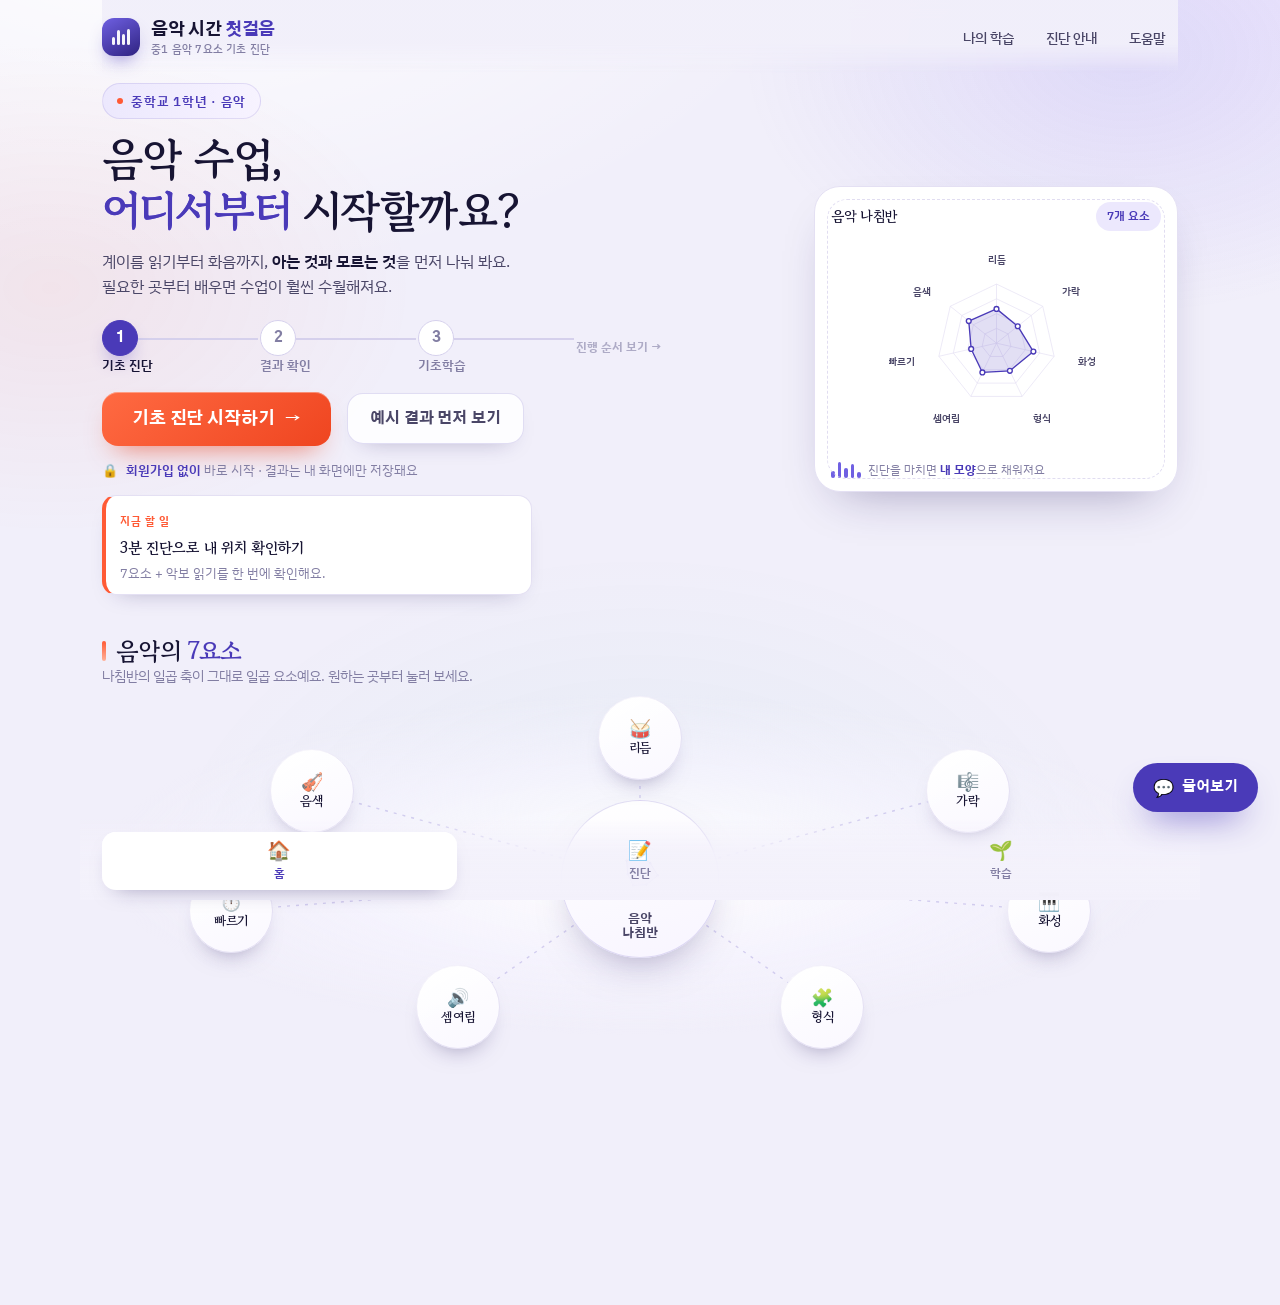
<file: music-first-step-github/index.html>
<!DOCTYPE html>
<html lang="ko">
<head>
<meta charset="utf-8">
<meta name="viewport" content="width=device-width, initial-scale=1">
<title>음악 시간 첫걸음 · 7요소 기초 진단</title>
<link rel="preconnect" href="https://fonts.googleapis.com">
<link rel="preconnect" href="https://fonts.gstatic.com" crossorigin>
<style>@font-face{font-family:'Bravura';font-style:normal;font-weight:400;font-display:swap;src:url(https://cdn.jsdelivr.net/gh/steinbergmedia/bravura@master/redist/woff/Bravura.woff2) format('woff2');}</style>
<link href="https://fonts.googleapis.com/css2?family=Gothic+A1:wght@400;500;700;800;900&family=IBM+Plex+Sans+KR:wght@300;400;500;600;700&family=Gowun+Batang:wght@700&family=Noto+Music&display=swap" rel="stylesheet">
<style>
/* ============ TOKENS ============ */
:root{
  --ink:#171433;
  --ink-2:#4a4667;
  --ink-3:#827ea3;
  --ink-4:#aeabc6;
  --canvas:#f1effa;
  --canvas-2:#e6e2f6;
  --surface:#ffffff;
  --line:#e4e0f3;
  --line-2:#d5d0ec;

  --primary:#4a3ab8;
  --primary-deep:#2f2381;
  --primary-mid:#6f60e2;
  --primary-soft:#ece8fd;
  --primary-tint:#f6f4fe;

  --accent:#ff5a35;
  --accent-deep:#e8401c;
  --accent-soft:#ffe8e1;

  --mint:#0eab95;
  --mint-soft:#d9f5ef;
  --sun:#e9a90c;
  --sun-soft:#fdf2d7;
  --rose:#e2477a;
  --rose-soft:#fde5ee;

  --r-lg:26px;
  --r-md:18px;
  --r-sm:12px;
  --shadow:0 22px 48px -26px rgba(33,22,92,.42);
  --shadow-sm:0 10px 24px -16px rgba(33,22,92,.4);

  --font-display:"Gothic A1","Pretendard","Apple SD Gothic Neo","Malgun Gothic","Noto Sans KR",system-ui,sans-serif;
  --font-body:"IBM Plex Sans KR","Pretendard","Apple SD Gothic Neo","Malgun Gothic","Noto Sans KR",system-ui,sans-serif;
}

*,*::before,*::after{box-sizing:border-box}
html,body{margin:0;padding:0}
body{
  font-family:var(--font-body);
  color:var(--ink);
  background:
    radial-gradient(1100px 620px at 12% -8%, #fff 0%, rgba(255,255,255,0) 62%),
    radial-gradient(900px 520px at 100% 0%, #efeafd 0%, rgba(239,234,253,0) 58%),
    var(--canvas);
  min-height:100vh;
  -webkit-font-smoothing:antialiased;
  line-height:1.6;
}
h1,h2,h3,h4{font-family:var(--font-display);margin:0;line-height:1.16;letter-spacing:-.02em}
p{margin:0}
button{font-family:inherit;cursor:pointer;border:0;background:none;color:inherit}
ul{margin:0;padding:0;list-style:none}
:focus-visible{outline:3px solid var(--primary-mid);outline-offset:3px;border-radius:8px}

/* ============ SHELL ============ */
.app{max-width:1120px;margin:0 auto;padding:0 22px 0;min-height:100vh;display:flex;flex-direction:column}

.topbar{
  position:sticky;top:0;z-index:40;
  display:flex;align-items:center;gap:18px;
  padding:16px 0 14px;
  background:linear-gradient(180deg, rgba(241,239,250,.96) 60%, rgba(241,239,250,0));
  backdrop-filter:blur(8px);
}
.brand{display:flex;align-items:center;gap:11px;text-decoration:none;color:var(--ink)}
.brand .mark{
  width:38px;height:38px;border-radius:12px;display:grid;place-items:center;
  background:linear-gradient(150deg,var(--primary-mid),var(--primary-deep));
  box-shadow:0 10px 20px -10px rgba(74,58,184,.9);
}
.brand .mark i{display:flex;align-items:flex-end;gap:2px;height:16px}
.brand .mark i b{width:3px;border-radius:2px;background:#fff;display:block;opacity:.95}
.brand .name{font-family:var(--font-display);font-weight:800;font-size:17px;letter-spacing:-.02em}
.brand .name span{color:var(--primary)}
.brand small{display:block;font-size:11px;color:var(--ink-3);font-weight:500;letter-spacing:.02em;margin-top:-2px}

.topnav{margin-left:auto;display:flex;align-items:center;gap:6px}
.topnav a{
  font-size:13.5px;font-weight:500;color:var(--ink-2);text-decoration:none;
  padding:8px 13px;border-radius:99px;transition:.18s;
}
.topnav a:hover{background:#fff;color:var(--primary);box-shadow:var(--shadow-sm)}
.topnav a.on{background:var(--primary);color:#fff}

main{flex:1;padding-bottom:26px}

/* ============ SCREENS ============ */
.screen{display:none;animation:rise .42s cubic-bezier(.22,.9,.3,1) both}
.screen.is-active{display:block}
@keyframes rise{from{opacity:0;transform:translateY(14px)}to{opacity:1;transform:none}}
@media (prefers-reduced-motion:reduce){
  *{animation-duration:.001s !important;transition-duration:.001s !important}
}

/* ============ TYPE HELPERS ============ */
.eyebrow{
  display:inline-flex;align-items:center;gap:8px;
  font-size:12.5px;font-weight:600;letter-spacing:.06em;
  color:var(--primary);background:var(--primary-soft);
  padding:7px 14px;border-radius:99px;
}
.eyebrow::before{content:"";width:6px;height:6px;border-radius:99px;background:var(--accent)}
.lead{color:var(--ink-2);font-size:16px}
.h1{font-size:clamp(30px,4.4vw,50px);font-weight:900}
.h2{font-size:clamp(22px,2.7vw,30px);font-weight:800}
.h3{font-size:19px;font-weight:800}
.muted{color:var(--ink-3)}
.small{font-size:13px}

/* ============ HERO ============ */
.hero{display:grid;grid-template-columns:1.3fr .7fr;gap:36px;align-items:center;padding:10px 0 4px}
.hero-copy .h1{margin:14px 0 12px;font-size:clamp(30px,4vw,44px)}
.hero-copy .h1 em{font-style:normal;color:var(--primary);position:relative}
.hero-copy .h1 em::after{
  content:"";position:absolute;left:0;right:0;bottom:.06em;height:.34em;
  background:linear-gradient(90deg,var(--accent-soft),#fff0);border-radius:4px;z-index:-1;
}
.hero-copy .lead{max-width:46ch}
.hero-copy .lead b{color:var(--ink);font-weight:600}

.steprail{display:flex;align-items:flex-start;gap:4px;margin:20px 0 18px;max-width:560px}
.steprail.as-link{cursor:pointer;text-align:left;padding:0;width:100%}
.steprail.as-link:hover .rail-more{color:var(--primary);text-decoration:underline}
.rail-more{margin-left:auto;align-self:center;font-size:11.5px;font-weight:700;color:var(--ink-4);white-space:nowrap}
.step{flex:1;position:relative;padding-top:0}
.step .dot{
  width:36px;height:36px;border-radius:99px;display:grid;place-items:center;
  font-family:var(--font-display);font-weight:800;font-size:15px;
  background:#fff;color:var(--ink-3);border:1.5px solid var(--line-2);position:relative;z-index:2;
}
.step.now .dot{background:var(--primary);color:#fff;border-color:var(--primary);box-shadow:0 10px 20px -10px rgba(74,58,184,.9)}
.step:not(:last-child)::after{
  content:"";position:absolute;top:18px;left:36px;right:-2px;height:2px;
  background:var(--line-2);z-index:1;
}
.step .lb{margin-top:10px;font-size:13px;font-weight:600;color:var(--ink-3)}
.step.now .lb{color:var(--ink)}

.cta-row{display:flex;align-items:center;gap:16px;flex-wrap:wrap}
.btn{
  display:inline-flex;align-items:center;justify-content:center;gap:10px;
  font-family:var(--font-display);font-weight:800;letter-spacing:-.01em;
  border-radius:16px;transition:transform .16s,box-shadow .16s,background .16s;
  white-space:nowrap;
}
.btn:active{transform:translateY(1px)}
.btn-primary{
  background:var(--accent);color:#fff;padding:17px 30px;font-size:16.5px;
  box-shadow:0 16px 30px -14px rgba(232,64,28,.75);
}
.btn-primary:hover{background:var(--accent-deep);transform:translateY(-2px);box-shadow:0 22px 38px -16px rgba(232,64,28,.8)}
.btn-lg{width:100%;padding:20px 30px;font-size:17.5px;border-radius:18px}
.btn-primary .arrow{font-weight:400}
.btn-ghost{
  background:#fff;color:var(--ink-2);padding:15px 22px;font-size:15px;
  border:1.5px solid var(--line-2);box-shadow:var(--shadow-sm);
}
.btn-ghost:hover{border-color:var(--primary-mid);color:var(--primary)}
.hint{font-size:13px;color:var(--ink-3);display:flex;align-items:center;gap:8px;margin-top:14px}
.hint b{color:var(--primary);font-weight:600}

/* ============ RADAR / 나침반 ============ */
.compass{
  position:relative;background:var(--surface);border-radius:var(--r-lg);
  padding:15px 16px 12px;box-shadow:var(--shadow);border:1px solid var(--line);
}
.compass::after{
  content:"";position:absolute;inset:12px;border-radius:20px;
  border:1px dashed var(--line-2);pointer-events:none;opacity:.7;
}
.compass-head{display:flex;align-items:center;justify-content:space-between;margin-bottom:6px}
.compass-head .t{font-family:var(--font-display);font-weight:800;font-size:14px}
.compass-head .badge{
  font-size:11.5px;font-weight:600;color:var(--primary);background:var(--primary-soft);
  padding:5px 11px;border-radius:99px;
}
.compass svg{display:block;width:100%;max-width:215px;height:auto;margin:2px auto 0}
.radar-grid{stroke:var(--line);fill:none}
.radar-axis{stroke:var(--line);}
.radar-shape{fill:rgba(74,58,184,.16);stroke:var(--primary);stroke-width:2;stroke-linejoin:round}
.radar-dot{fill:#fff;stroke:var(--primary);stroke-width:2}
.radar-lbl{font-family:var(--font-body);font-size:15px;font-weight:600;fill:var(--ink-2)}
.radar-lbl.strong{fill:var(--primary);font-weight:700}
.compass-foot{display:flex;align-items:flex-start;gap:7px;margin-top:2px;font-size:11.5px;line-height:1.45;color:var(--ink-3)}
.eq{display:flex;align-items:flex-end;gap:3px;height:16px}
.eq b{width:3.5px;border-radius:3px;background:var(--primary-mid);display:block;animation:eq 1.1s ease-in-out infinite}
.eq b:nth-child(1){height:40%;animation-delay:0s}
.eq b:nth-child(2){height:100%;animation-delay:.15s}
.eq b:nth-child(3){height:60%;animation-delay:.3s}
.eq b:nth-child(4){height:85%;animation-delay:.45s}
.eq b:nth-child(5){height:35%;animation-delay:.6s}
@keyframes eq{0%,100%{transform:scaleY(.55)}50%{transform:scaleY(1)}}

/* ============ ELEMENT GRID ============ */
.sec-head{display:flex;align-items:flex-end;justify-content:space-between;gap:20px;margin:30px 0 12px;flex-wrap:wrap}
.sec-head .h2{font-size:24px}
.sec-head .note{font-size:14px;color:var(--ink-3)}
.chunk-label{
  font-size:11.5px;font-weight:700;letter-spacing:.08em;color:var(--ink-4);
  margin:0 0 10px;display:flex;align-items:center;gap:10px;
}
.chunk-label::after{content:"";flex:1;height:1px;background:var(--line)}
.elements{display:grid;grid-template-columns:repeat(4,1fr);gap:13px}

.el{
  background:var(--surface);border:1px solid var(--line);border-radius:var(--r-md);
  padding:17px 16px;display:flex;align-items:center;gap:13px;
  box-shadow:var(--shadow-sm);transition:.18s;text-align:left;width:100%;
}
.el:hover{transform:translateY(-3px);border-color:var(--primary-mid);box-shadow:0 18px 34px -20px rgba(74,58,184,.6)}
.el .ico{
  width:40px;height:40px;border-radius:12px;display:grid;place-items:center;flex:none;
  background:var(--primary-tint);color:var(--primary);font-size:19px;
}
.el .nm{display:block;font-family:var(--font-display);font-weight:800;font-size:16px;line-height:1.3}
.el .dc{display:block;font-size:11.5px;color:var(--ink-3);margin-top:1px;line-height:1.35}

/* ============ CARD / PANEL ============ */
.panel{background:var(--surface);border:1px solid var(--line);border-radius:var(--r-lg);padding:30px;box-shadow:var(--shadow-sm)}
.panel + .panel{margin-top:18px}

/* ============ GUIDE ============ */
.guide-h{max-width:700px;margin-bottom:26px}
.guide-h .lead{word-break:keep-all}
.guide-h .h1{font-size:clamp(26px,3.4vw,38px);margin:14px 0 10px}
.steps3{display:grid;grid-template-columns:repeat(3,1fr);gap:16px}
.stepcard{
  background:var(--surface);border:1px solid var(--line);border-radius:var(--r-lg);
  padding:24px 22px;box-shadow:var(--shadow-sm);position:relative;overflow:hidden;
}
.stepcard .no{
  position:absolute;top:12px;right:20px;
  font-family:var(--font-display);font-weight:900;font-size:42px;line-height:1;
  color:var(--primary-soft);letter-spacing:-.05em;
}
.stepcard .ic{
  width:46px;height:46px;border-radius:14px;display:grid;place-items:center;font-size:22px;
  background:var(--primary-tint);color:var(--primary);margin:0 0 16px;
}
.stepcard h3{font-size:17px;margin-bottom:7px}
.stepcard p{font-size:13.5px;color:var(--ink-2)}
.stepcard .tagline{margin-top:14px;font-size:12px;font-weight:600;color:var(--primary);background:var(--primary-soft);display:inline-block;padding:5px 11px;border-radius:99px}
.two-col{display:grid;grid-template-columns:1.05fr .95fr;gap:18px;align-items:start}
.el-explain li{
  display:flex;gap:12px;padding:11px 0;border-bottom:1px dashed var(--line);align-items:flex-start;
}
.el-explain li:last-child{border-bottom:0}
.el-explain .k{
  font-family:var(--font-display);font-weight:800;font-size:13.5px;color:var(--primary);
  min-width:52px;
}
.el-explain .v{font-size:13.5px;color:var(--ink-2)}
.gentle{
  display:flex;gap:14px;align-items:flex-start;background:var(--mint-soft);
  border-radius:var(--r-md);padding:18px 20px;
}
.gentle .ic{font-size:22px}
.gentle b{display:block;font-family:var(--font-display);font-size:14.5px;margin-bottom:3px;color:#0a6b5d}
.gentle p{font-size:13.5px;color:#0d7a6a}
.facts{display:grid;grid-template-columns:repeat(3,1fr);gap:12px;margin-top:16px}
.fact{background:var(--primary-tint);border-radius:var(--r-md);padding:16px;text-align:center}
.fact b{display:block;font-family:var(--font-display);font-weight:900;font-size:21px;color:var(--primary)}
.fact span{font-size:12.5px;color:var(--ink-2)}

/* ============ QUIZ ============ */
.quiz-wrap{max-width:760px;margin:0 auto}
.quiz-top{display:flex;align-items:center;gap:16px;margin-bottom:22px}
.progress{
  flex:1;height:12px;border-radius:99px;background:var(--canvas-2);overflow:hidden;position:relative;
}
.progress span{
  position:absolute;inset:0 100% 0 0;border-radius:99px;
  background:linear-gradient(90deg,var(--primary-mid),var(--primary));
  transition:right .5s cubic-bezier(.22,.9,.3,1);
}
.quiz-count{font-family:var(--font-display);font-weight:800;font-size:14px;color:var(--ink-2);white-space:nowrap}
.quiz-count b{color:var(--primary);font-size:17px}
.qcard{background:var(--surface);border:1px solid var(--line);border-radius:var(--r-lg);padding:30px;box-shadow:var(--shadow)}
.qmeta{display:flex;align-items:center;gap:10px;margin-bottom:18px;flex-wrap:wrap}
.pill{
  font-size:12px;font-weight:700;padding:6px 13px;border-radius:99px;
  background:var(--primary-soft);color:var(--primary);
}
.pill.dim{background:var(--canvas-2);color:var(--ink-3)}
.qtext{font-family:var(--font-display);font-weight:800;font-size:clamp(19px,2.3vw,24px);line-height:1.42;margin-bottom:22px;letter-spacing:-.015em}
.options{display:grid;gap:11px}
.opt{
  display:flex;align-items:center;gap:14px;text-align:left;width:100%;
  background:#fff;border:1.5px solid var(--line-2);border-radius:15px;
  padding:16px 18px;font-size:15px;font-weight:500;color:var(--ink);
  transition:.16s;
}
.opt .mark{
  width:28px;height:28px;border-radius:9px;flex:none;display:grid;place-items:center;
  background:var(--canvas-2);color:var(--ink-2);font-family:var(--font-display);
  font-weight:800;font-size:13px;transition:.16s;
}
.opt:hover:not(:disabled){border-color:var(--primary-mid);background:var(--primary-tint);transform:translateX(3px)}
.opt:hover:not(:disabled) .mark{background:var(--primary);color:#fff}
.opt:disabled{cursor:default}
.opt.correct{border-color:var(--mint);background:var(--mint-soft)}
.opt.correct .mark{background:var(--mint);color:#fff}
.opt.wrong{border-color:var(--rose);background:var(--rose-soft)}
.opt.wrong .mark{background:var(--rose);color:#fff}
.opt.dim{opacity:.52}
.fb{
  margin-top:18px;border-radius:var(--r-md);padding:17px 20px;display:none;gap:13px;
  align-items:flex-start;
}
.fb.show{display:flex;animation:rise .3s both}
.fb.ok{background:var(--mint-soft)}
.fb.no{background:var(--sun-soft)}
.fb .fi{font-size:20px;line-height:1}
.fb b{font-family:var(--font-display);font-size:14.5px;display:block;margin-bottom:4px}
.fb.ok b{color:#0a6b5d}
.fb.no b{color:#8a6200}
.fb p{font-size:13.5px;color:var(--ink-2)}
.quiz-foot{display:flex;align-items:center;justify-content:space-between;gap:16px;margin-top:22px}
.quiz-foot .btn-primary{padding:15px 34px;font-size:16px}
.quiz-foot .btn-primary[disabled]{background:var(--line-2);color:#fff;box-shadow:none;cursor:default}
.quiz-foot .skip{font-size:13.5px;color:var(--ink-3);font-weight:500}
.quiz-foot .skip:hover{color:var(--primary)}

/* ============ RESULT ============ */
.res-hero{
  display:grid;grid-template-columns:.95fr 1.05fr;gap:34px;align-items:center;
  background:linear-gradient(150deg,#2b1f78,#4a3ab8 55%,#6f60e2);
  border-radius:var(--r-lg);padding:36px;color:#fff;box-shadow:var(--shadow);position:relative;overflow:hidden;
}
.res-hero::before{
  content:"";position:absolute;right:-60px;top:-60px;width:260px;height:260px;border-radius:50%;
  background:radial-gradient(circle,rgba(255,255,255,.2),transparent 65%);
}
.res-hero .eyebrow{background:rgba(255,255,255,.16);color:#fff}
.res-hero .eyebrow::before{background:#ffd0c2}
.res-hero h2{font-size:clamp(24px,3vw,34px);font-weight:900;margin:16px 0 10px}
.res-hero h2 em{font-style:normal;color:#ffd66e}
.res-hero p{color:rgba(255,255,255,.82);font-size:14.5px}
.level-badge{
  display:inline-flex;align-items:center;gap:12px;margin-top:22px;
  background:rgba(255,255,255,.14);border:1px solid rgba(255,255,255,.28);
  border-radius:16px;padding:13px 20px;backdrop-filter:blur(4px);
}
.level-badge .em{font-size:30px}
.level-badge b{font-family:var(--font-display);font-size:19px;display:block}
.level-badge span{font-size:12.5px;color:rgba(255,255,255,.75)}
.res-hero svg{width:100%;height:auto;position:relative;z-index:2}
.res-hero .radar-grid{stroke:rgba(255,255,255,.24)}
.res-hero .radar-shape{fill:rgba(255,255,255,.22);stroke:#fff}
.res-hero .radar-dot{fill:#fff;stroke:#4a3ab8}
.res-hero .radar-lbl{fill:rgba(255,255,255,.86)}
.res-hero .radar-lbl.strong{fill:#ffd66e}

.score-grid{display:grid;grid-template-columns:repeat(7,1fr);gap:10px;margin-top:18px}
.score{
  background:#fff;border:1px solid var(--line);border-radius:var(--r-md);padding:15px 12px;
  text-align:center;box-shadow:var(--shadow-sm);position:relative;overflow:hidden;
}
.score .ring{width:52px;height:52px;margin:0 auto 9px;position:relative}
.score .ring svg{transform:rotate(-90deg)}
.score .ring b{
  position:absolute;inset:0;display:grid;place-items:center;font-family:var(--font-display);
  font-weight:900;font-size:15px;
}
.score .nm{font-family:var(--font-display);font-weight:800;font-size:13.5px}
.score .st{font-size:11px;font-weight:600;margin-top:3px;border-radius:99px;display:inline-block;padding:3px 9px}
.st.good{background:var(--mint-soft);color:#0a6b5d}
.st.mid{background:var(--sun-soft);color:#8a6200}
.st.low{background:var(--rose-soft);color:#a32253}
.seg{display:grid;grid-template-columns:1fr 1fr;gap:18px;margin-top:18px}
.seg .panel{padding:26px}
.list-row{display:flex;align-items:center;gap:13px;padding:13px 0;border-bottom:1px dashed var(--line)}
.list-row:last-child{border-bottom:0}
.list-row .ic{width:34px;height:34px;border-radius:10px;display:grid;place-items:center;flex:none;font-size:16px}
.ic.low{background:var(--rose-soft)}
.ic.good{background:var(--mint-soft)}
.ic.mid{background:var(--sun-soft)}
.list-row .tx{flex:1}
.list-row .tx b{font-family:var(--font-display);font-size:14.5px;display:block}
.list-row .tx span{font-size:12.5px;color:var(--ink-3)}
.selfcheck{background:var(--primary-tint);border-radius:var(--r-md);padding:18px 20px;margin-top:16px}
.selfcheck b{font-family:var(--font-display);font-size:14px;display:block;margin-bottom:8px;color:var(--primary)}
.selfcheck .opts{display:flex;gap:8px;flex-wrap:wrap}
.selfcheck .opts button{
  background:#fff;border:1.5px solid var(--line-2);border-radius:99px;padding:8px 16px;
  font-size:13px;font-weight:500;color:var(--ink-2);transition:.15s;
}
.selfcheck .opts button:hover{border-color:var(--primary-mid);color:var(--primary)}
.selfcheck .opts button.sel{background:var(--primary);border-color:var(--primary);color:#fff}

/* ============ LEARN ============ */
.learn-grid{display:grid;grid-template-columns:300px 1fr;gap:18px;align-items:start}
.learn-side .h3{margin-bottom:6px}
.learn-side .note{font-size:13px;color:var(--ink-3);margin-bottom:16px}
.learn-item{
  display:flex;align-items:center;gap:12px;width:100%;text-align:left;
  background:#fff;border:1.5px solid var(--line);border-radius:var(--r-md);
  padding:14px 15px;margin-bottom:10px;transition:.16s;
}
.learn-item:hover{border-color:var(--primary-mid);transform:translateX(3px)}
.learn-item.on{border-color:var(--primary);background:var(--primary-tint);box-shadow:var(--shadow-sm)}
.learn-item .ic{width:36px;height:36px;border-radius:11px;display:grid;place-items:center;flex:none;background:var(--primary-soft);font-size:17px}
.learn-item .tx b{font-family:var(--font-display);font-size:14.5px;display:block}
.learn-item .tx span{font-size:11.5px;color:var(--ink-3)}
.learn-item .chk{margin-left:auto;color:var(--mint);font-weight:800;display:none}
.learn-item.done .chk{display:block}
.concept .key{
  background:linear-gradient(140deg,var(--primary-tint),#fff);border:1px solid var(--line);
  border-radius:var(--r-md);padding:20px;margin-bottom:16px;
}
.concept .key h4{font-size:16px;margin-bottom:8px;color:var(--primary)}
.concept .key p{font-size:14px;color:var(--ink-2)}
.concept .ex{
  display:flex;gap:14px;background:var(--sun-soft);border-radius:var(--r-md);padding:18px 20px;margin-bottom:16px;
}
.concept .ex .ic{font-size:22px}
.concept .ex b{font-family:var(--font-display);font-size:14px;display:block;margin-bottom:4px;color:#8a6200}
.concept .ex p{font-size:13.5px;color:#7a5a06}
.mini{background:var(--canvas);border-radius:var(--r-md);padding:20px}
.mini .q{font-family:var(--font-display);font-weight:800;font-size:15.5px;margin-bottom:13px}
.mini .opts{display:grid;gap:9px}
.mini .opts button{
  background:#fff;border:1.5px solid var(--line-2);border-radius:12px;padding:13px 16px;
  text-align:left;font-size:14px;font-weight:500;transition:.15s;
}
.mini .opts button:hover:not(:disabled){border-color:var(--primary-mid)}
.mini .opts button.correct{border-color:var(--mint);background:var(--mint-soft);color:#0a6b5d;font-weight:600}
.mini .opts button.wrong{border-color:var(--rose);background:var(--rose-soft);color:#a32253}
.mini .mfb{margin-top:13px;font-size:13.5px;color:var(--ink-2);display:none}
.mini .mfb.show{display:block;animation:rise .3s both}

/* ============ CELEBRATION (Peak-End) ============ */
.celebrate{text-align:center;padding:12px 0 4px}
.celebrate .big{
  width:96px;height:96px;border-radius:32px;margin:0 auto 20px;display:grid;place-items:center;
  background:linear-gradient(150deg,#6f60e2,#2f2381);font-size:44px;
  box-shadow:0 26px 50px -20px rgba(74,58,184,.85);animation:pop .6s cubic-bezier(.2,1.4,.4,1) both;
}
@keyframes pop{from{transform:scale(.5);opacity:0}to{transform:scale(1);opacity:1}}
.celebrate h2{font-size:clamp(24px,3.2vw,34px);font-weight:900;margin-bottom:12px}
.celebrate p{color:var(--ink-2);max-width:46ch;margin:0 auto}
.rewards{display:flex;gap:12px;justify-content:center;margin:26px 0 22px;flex-wrap:wrap}
.reward{
  background:#fff;border:1px solid var(--line);border-radius:var(--r-md);padding:16px 20px;
  min-width:150px;box-shadow:var(--shadow-sm);
}
.reward .em{font-size:26px}
.reward b{display:block;font-family:var(--font-display);font-size:14.5px;margin-top:6px}
.reward span{font-size:12px;color:var(--ink-3)}
.next-plan{background:var(--primary-tint);border-radius:var(--r-md);padding:20px 22px;text-align:left;max-width:560px;margin:0 auto}
.next-plan b{font-family:var(--font-display);color:var(--primary);font-size:14.5px;display:block;margin-bottom:10px}
.next-plan li{display:flex;gap:10px;font-size:13.5px;color:var(--ink-2);padding:6px 0}
.next-plan li::before{content:"→";color:var(--accent);font-weight:700}

/* ============ THEORY STRIP ============ */
  font-size:10.5px;font-weight:600;color:var(--primary);background:#fff;
  border:1px solid var(--line);border-radius:99px;padding:3px 9px;
}

/* ============ SUB NAV (그룹 안의 하위 메뉴) ============ */
.subnav{display:none;position:sticky;top:70px;z-index:39;margin:0 0 14px;padding:7px;
  background:rgba(255,255,255,.92);backdrop-filter:blur(10px);border:1px solid var(--line);
  border-radius:16px;box-shadow:var(--shadow-sm);gap:4px;align-items:center;overflow-x:auto}
.subnav.show{display:flex}
.sn-label{font-size:11px;font-weight:800;letter-spacing:.08em;color:var(--ink-4);padding:0 8px 0 6px;white-space:nowrap}
.sn-item{flex:1;white-space:nowrap;font-family:var(--font-display);font-weight:700;font-size:13px;
  color:var(--ink-3);padding:9px 12px;border-radius:11px;transition:.15s}
.sn-item:hover{background:var(--primary-tint);color:var(--primary)}
.sn-item.on{background:var(--primary);color:#fff;box-shadow:0 8px 16px -10px rgba(74,58,184,.9)}
.next-card{margin-top:14px;background:#fff;border:1px solid var(--line);border-left:4px solid var(--accent);
  border-radius:14px;padding:11px 14px;box-shadow:var(--shadow-sm);max-width:430px}
.nc-tag{font-size:11px;font-weight:800;letter-spacing:.06em;color:var(--accent)}
.next-card b{display:block;font-family:var(--font-display);font-size:15px;margin:4px 0 3px}
.next-card p{font-size:12.5px;color:var(--ink-3)}

/* ============ TABBAR ============ */
.tabbar{
  position:sticky;bottom:0;z-index:40;
  display:grid;grid-template-columns:repeat(3,1fr);gap:6px;
  margin:26px -22px 0;padding:10px 22px calc(10px + env(safe-area-inset-bottom));
  background:linear-gradient(180deg,rgba(241,239,250,0) 0%,rgba(241,239,250,.95) 30%,var(--canvas) 100%);
}
.tab{
  display:flex;flex-direction:column;align-items:center;gap:4px;padding:9px 4px;border-radius:14px;
  font-size:11.5px;font-weight:600;color:var(--ink-3);transition:.16s;min-height:56px;justify-content:center;
}
.tab .ti{font-size:19px;line-height:1}
.tab:hover{background:#fff;color:var(--primary)}
.tab.on{color:var(--primary);background:#fff;box-shadow:var(--shadow-sm)}

/* ============ MODE SELECT ============ */
.mode-row{display:grid;grid-template-columns:1fr 1fr;gap:11px}
.mode{
  background:#fff;border:1.5px solid var(--line-2);border-radius:var(--r-md);
  padding:14px 16px;text-align:left;transition:.16s;box-shadow:var(--shadow-sm);
}
.mode:hover{border-color:var(--primary-mid);transform:translateY(-2px)}
.mode.on{border-color:var(--primary);background:var(--primary-tint)}
.mode b{display:block;font-family:var(--font-display);font-weight:800;font-size:20px;color:var(--primary);letter-spacing:-.02em;margin:2px 0 3px}
.mode span{font-size:11.5px;color:var(--ink-3)}
.mode{font-family:var(--font-display);font-weight:800;font-size:14px;color:var(--ink)}

.concept{scroll-margin-top:86px;transition:box-shadow .35s, border-color .35s}
.concept.flash{border-color:var(--primary);box-shadow:0 0 0 4px var(--primary-soft), var(--shadow)}

/* ============ ADAPTIVE QUIZ ============ */
.quiz-count .qc-sub{font-size:12.5px;color:var(--ink-3);font-weight:600;display:inline}
#progTime{display:block;font-size:12px;color:var(--ink-3);font-weight:600;margin-top:2px}
.stage-row{display:flex;flex-wrap:wrap;gap:7px;margin:-6px 0 18px}
.stage-chip{font-size:12px;font-weight:600;color:var(--ink-4);background:#fff;border:1.5px solid var(--line);border-radius:99px;padding:6px 11px;white-space:nowrap}
.stage-chip.cur{color:var(--primary);border-color:var(--primary);background:var(--primary-tint)}
.stage-chip.done{color:#0a6b5d;border-color:#bde9df;background:var(--mint-soft)}
.stage-chip.unknown{color:var(--ink-3);border-style:dashed;background:var(--canvas)}
.staff-art{margin-bottom:18px;text-align:center}
.staff-art .mus,.ropt .rart .mus{font-family:'Bravura','Noto Music',serif}
.staff-art svg{display:block;width:100%;max-width:360px;height:auto;margin:0 auto;background:#fff;border:1px solid var(--line);border-radius:14px}
.adapt-note{background:var(--primary-tint);border-radius:var(--r-md);padding:16px 18px;text-align:left}
.adapt-note b{font-family:var(--font-display);font-size:14px;color:var(--primary);display:block;margin-bottom:4px}
.adapt-note p{font-size:13px;color:var(--ink-2)}
.lit-panel{margin-top:20px;display:flex;align-items:center;gap:18px;flex-wrap:wrap}
.lit-score{width:76px;height:76px;border-radius:24px;display:grid;place-items:center;font-family:var(--font-display);font-weight:900;font-size:21px;flex:none}
.lit-score.ok{background:var(--mint-soft);color:#0a6b5d}
.lit-score.no{background:var(--sun-soft);color:#8a6200}
.st.none{background:var(--canvas-2);color:var(--ink-3)}

.selfexp{background:var(--primary-tint);border-radius:var(--r-md);padding:14px 16px;margin-top:14px}
.selfexp b{font-family:var(--font-display);font-size:13.5px;color:var(--primary);display:block;margin-bottom:8px}
.selfexp .opts{display:flex;gap:8px;flex-wrap:wrap}
.selfexp .opts button{background:#fff;border:1.5px solid var(--line-2);border-radius:99px;padding:8px 14px;font-size:12.5px;color:var(--ink-2)}
.selfexp .opts button.sel{background:var(--primary);border-color:var(--primary);color:#fff}
.selfexp p{margin-top:8px}

/* ============ EAR TRAINING ============ */
.earplay{display:flex;flex-direction:column;gap:8px;align-items:flex-start;margin-bottom:20px}
.earplay .btn-lg{width:auto;min-width:220px}
.rhythm-opts{display:grid;gap:11px}
.ropt{display:flex;align-items:center;gap:14px;text-align:left;width:100%;background:#fff;
  border:1.5px solid var(--line-2);border-radius:15px;padding:10px 14px;transition:.16s}
.ropt:hover:not(:disabled){border-color:var(--primary-mid);background:var(--primary-tint)}
.ropt:disabled{cursor:default}
.ropt .rmk{font-family:var(--font-display);font-weight:800;font-size:14px;color:var(--ink-2);flex:none}
.ropt .rart{flex:1}
.ropt .rart svg{display:block;width:100%;max-width:300px;height:auto}
.ropt.correct{border-color:var(--mint);background:var(--mint-soft)}
.ropt.wrong{border-color:var(--rose);background:var(--rose-soft)}
.ropt.dim{opacity:.55}

/* ============ AI ANALYSIS / ZPD ============ */
.dia{background:linear-gradient(150deg,#2b1f78,#4a3ab8);color:#fff;border-radius:var(--r-lg);padding:26px 28px;box-shadow:var(--shadow)}
.dia .lb{font-size:12px;font-weight:700;letter-spacing:.06em;color:#ffd66e;display:block;margin-bottom:9px}
.dia h2{font-size:clamp(19px,2.4vw,25px);font-weight:900;line-height:1.45;margin-bottom:10px}
.dia p{color:rgba(255,255,255,.85);font-size:14px;word-break:keep-all;overflow-wrap:anywhere}
.tags{display:grid;grid-template-columns:1fr 1fr;gap:16px}
.tagcard{background:#fff;border:1px solid var(--line);border-radius:var(--r-lg);padding:24px;box-shadow:var(--shadow-sm)}
.tagcard.rank1{border-color:#f3c3b4;background:linear-gradient(160deg,#fff8f5,#fff)}
.tagcard .rk{font-size:11.5px;font-weight:700;color:var(--accent);letter-spacing:.06em}
.tagcard h3{font-size:18px;margin:7px 0 8px}
.tagcard p.desc{font-size:13.5px;color:var(--ink-2)}
.share{height:9px;border-radius:99px;background:var(--canvas-2);overflow:hidden;margin:14px 0 12px}
.share span{display:block;height:100%;border-radius:99px;background:linear-gradient(90deg,var(--accent),#ffa07a)}
.evi{background:var(--canvas);border-radius:var(--r-md);padding:13px 15px;margin-top:10px}
.evi b{font-family:var(--font-display);font-size:12.5px;color:var(--primary);display:block;margin-bottom:5px}
.evi p{font-size:12.5px;color:var(--ink-2)}
.zstep{flex:1;min-width:210px;background:var(--canvas);border-radius:var(--r-md);padding:16px 18px}
.zstep .n{font-size:11.5px;font-weight:700;color:var(--ink-4);letter-spacing:.06em}
.zstep b{display:block;font-family:var(--font-display);font-size:15px;margin:5px 0 4px}
.zstep p{font-size:12.5px;color:var(--ink-2)}
.zstep .lv{display:inline-block;margin-top:9px;font-size:11.5px;font-weight:700;padding:4px 10px;border-radius:99px;background:var(--primary-soft);color:var(--primary)}
#zpdPath{display:flex;gap:14px;flex-wrap:wrap}
.zcard{background:#fff;border:1px solid var(--line);border-radius:var(--r-lg);padding:26px;box-shadow:var(--shadow);margin-bottom:16px}
.zcard .why{background:var(--primary-tint);border-radius:var(--r-md);padding:13px 16px;font-size:13px;color:var(--ink-2);margin:10px 0 14px}
.zcard .why b{color:var(--primary);font-family:var(--font-display)}
.hintbox{background:var(--sun-soft);border-radius:var(--r-md);padding:16px 18px;margin-bottom:16px}
.hintbox b{font-family:var(--font-display);font-size:13.5px;color:#8a6200;display:block;margin-bottom:5px}
.hintbox p{font-size:13.5px;color:#7a5a06}
.zcard .qtext{margin-bottom:16px}

.insight{background:rgba(255,255,255,.75);border-radius:12px;padding:10px 13px;margin:6px 0 10px;font-size:13px;color:var(--ink-2)}
.insight u{text-decoration:none;font-weight:700;color:var(--primary)}
.pairbox{display:grid;grid-template-columns:1fr 1fr;gap:14px}
.pairbox>div{background:#fff;border:1px solid var(--line);border-radius:var(--r-md);padding:16px 18px}
.pairbox .pb-h{font-family:var(--font-display);font-size:14.5px;font-weight:800;color:var(--primary);display:block;margin-bottom:5px}
.pairbox p b{display:inline;color:var(--ink);font-weight:700}
.pairbox p{font-size:13px;color:var(--ink-2)}
.kindchip{display:inline-block;font-size:11.5px;font-weight:700;padding:4px 10px;border-radius:99px;margin:6px 0 4px}
.kindchip.mis{background:var(--rose-soft);color:#a32253}
.kindchip.miss{background:var(--sun-soft);color:#8a6200}
.chose{font-size:13.5px;color:var(--ink);margin-top:6px}
.chose b{color:var(--rose);font-family:var(--font-display)}
.right{font-size:13.5px;color:var(--ink-2);margin-top:6px}
.shortbox{display:flex;flex-direction:column;gap:10px;align-items:flex-start;margin-bottom:6px}
.shortbox label{font-size:13.5px;font-weight:600;color:var(--ink-2)}
.shortbox input{width:100%;max-width:380px;font-family:var(--font-display);font-size:17px;font-weight:700;padding:14px 16px;border:1.5px solid var(--line-2);border-radius:14px;background:#fff;color:var(--ink)}
.shortbox input:focus{outline:none;border-color:var(--primary);box-shadow:0 0 0 4px var(--primary-soft)}
.shortbox input:disabled{background:var(--canvas);color:var(--ink-3)}
.staff-art .mus,.ropt .rart .mus{font-family:'Bravura','Noto Music',serif}

.app{--tabbar-h:82px}
.growth{display:none;align-items:center;gap:6px;margin-top:12px;font-family:var(--font-display);font-weight:800;font-size:13px;padding:7px 13px;border-radius:99px}
.growth.up{background:rgba(14,171,149,.2);color:#bff5ea}
.growth.same{background:rgba(255,255,255,.16);color:#fff}
.growth.down{background:rgba(255,255,255,.16);color:#ffd0c2}
.nextloop{background:#fff;border:1px solid var(--line);border-radius:var(--r-md);padding:18px 20px}
.nextloop>b{font-family:var(--font-display);font-size:14.5px;color:var(--primary);display:block;margin-bottom:10px}
.nextloop ol{list-style:none;display:flex;gap:18px;flex-wrap:wrap}
.nextloop li{display:flex;align-items:center;gap:8px;font-size:13px;color:var(--ink-2)}
.nextloop li span{width:22px;height:22px;border-radius:50%;background:var(--primary-soft);color:var(--primary);font-family:var(--font-display);font-weight:800;font-size:11.5px;display:grid;place-items:center;flex:none}
main{padding-bottom:calc(var(--tabbar-h) + 34px)}   /* STICKY-BOTTOM-SAFE: 탭바가 내용을 덮지 않게 */

/* ============ 7요소 마인드맵 ============ */
.mind{position:relative;height:372px;margin:0 0 16px;border-radius:var(--r-lg);
  background:radial-gradient(closest-side at 50% 50%, #fff 0%, rgba(255,255,255,.65) 62%, rgba(255,255,255,0) 100%)}
.mind-lines{position:absolute;inset:0;width:100%;height:100%;overflow:visible}
.mind-lines line{stroke:var(--line-2);stroke-width:1.4;stroke-dasharray:4 5}
.mind-core{position:absolute;left:50%;top:50%;transform:translate(-50%,-50%);
  width:158px;height:158px;border-radius:50%;background:#fff;border:1px solid var(--line);
  box-shadow:0 20px 44px -24px rgba(33,22,92,.5);display:grid;place-items:center;padding:12px}
.mind-core .core-radar{width:104px;opacity:.9;margin-top:-10px}
.mind-core .core-radar .radar-dot{r:2.4}
.mind-core .core-radar .radar-shape{stroke-width:1.6}
.mind-core .core-radar svg{display:block;width:100%;height:auto}
.mind-core .core-label{position:absolute;bottom:16px;font-family:var(--font-display);font-weight:800;
  font-size:11.5px;line-height:1.25;text-align:center;color:var(--ink-2);letter-spacing:-.01em}
.mnode{position:absolute;transform:translate(-50%,-50%);width:84px;height:84px;border-radius:50%;
  background:#fff;border:1.5px solid var(--line);box-shadow:0 14px 26px -18px rgba(33,22,92,.6);
  display:flex;flex-direction:column;align-items:center;justify-content:center;gap:1px;
  transition:transform .16s, box-shadow .16s, border-color .16s}
.mnode .mi{font-size:18px;line-height:1}
.mnode .mn{font-family:var(--font-display);font-weight:800;font-size:13px;letter-spacing:-.02em}
.mnode:hover{border-color:var(--primary);transform:translate(-50%,-50%) scale(1.07);
  box-shadow:0 20px 34px -18px rgba(74,58,184,.65)}
.mnode:hover .mn{color:var(--primary)}
@media (max-width:820px){
  .mind{height:auto;display:grid;grid-template-columns:repeat(2,1fr);gap:10px;padding:4px 0 8px}
  .mind-lines{display:none}
  .mind-core{position:static;transform:none;width:auto;height:auto;grid-column:1/-1;
    border-radius:var(--r-md);padding:14px;display:flex;align-items:center;gap:14px;justify-content:center}
  .mind-core .core-radar{width:84px}
  .mind-core .core-label{position:static;text-align:left;font-size:13px}
  .mnode{position:static;transform:none;width:100%;height:auto;border-radius:var(--r-md);
    flex-direction:row;gap:8px;padding:14px 10px}
  .mnode:hover{transform:none}
  .mnode .mi{font-size:17px}
  .mnode .mn{font-size:13.5px}
}

/* ============ 진단 기반 도우미 ============ */
:root{--teacher:url("[data-uri]")}
.chat-head{position:relative}
.chat-head .who{display:flex;align-items:center;gap:10px}
.chat-head .ava{width:42px;height:42px;border-radius:50%;flex:none;
  background-image:var(--teacher);background-size:cover;background-position:center top;
  border:2px solid rgba(255,255,255,.7);box-shadow:0 6px 14px -6px rgba(0,0,0,.5)}
.chat-head .who b{font-family:var(--font-display);font-size:15px;display:block;line-height:1.2}
.chat-head .who span{font-size:11.5px;color:rgba(255,255,255,.8)}
.msg .av{background-image:var(--teacher);background-size:cover;background-position:center top;
  border:1.5px solid #fff;box-shadow:0 4px 10px -5px rgba(23,20,51,.5);font-size:0}

.chat-fab{position:fixed;right:22px;bottom:88px;z-index:60;display:flex;align-items:center;gap:8px;
  background:var(--primary);color:#fff;border-radius:99px;padding:13px 20px;
  box-shadow:0 18px 34px -16px rgba(74,58,184,.85);transition:.18s}
.chat-fab:hover{transform:translateY(-2px);background:var(--primary-deep)}
.chat-fab.hide{display:none}
.chat-fab .fi{font-size:17px}
.chat-fab .fl{font-family:var(--font-display);font-weight:800;font-size:13.5px}
.chat-panel{position:fixed;right:22px;bottom:22px;z-index:61;width:min(400px, calc(100vw - 24px));
  height:min(660px, calc(100vh - 44px));max-height:calc(100vh - 44px);display:none;flex-direction:column;overflow:hidden;
  background:#fff;border:1px solid var(--line);border-radius:22px;box-shadow:0 30px 60px -24px rgba(23,20,51,.5)}
.chat-panel.open{display:flex;animation:rise .28s both}
.chat-head{display:flex;align-items:center;justify-content:space-between;gap:10px;
  padding:14px 16px;background:linear-gradient(150deg,#2b1f78,#4a3ab8);color:#fff}
.chat-head b{font-family:var(--font-display);font-size:15px;display:block}
.chat-head span{font-size:11.5px;color:rgba(255,255,255,.75)}
.chat-head button{color:#fff;font-size:16px;opacity:.8;padding:4px 6px}
.chat-body{flex:1;min-height:0;overflow-y:auto;overflow-x:hidden;overscroll-behavior:contain;padding:15px;display:flex;flex-direction:column;gap:11px;background:var(--primary-tint);scroll-behavior:smooth}
.msg{display:flex;gap:8px;align-items:flex-start}
.msg.me{justify-content:flex-end}
.msg .av{width:30px;height:30px;border-radius:50%;flex:none;background-image:var(--teacher);background-size:cover;background-position:center top;border:1.5px solid #fff;box-shadow:0 4px 10px -5px rgba(23,20,51,.5);font-size:0}
.bubble{background:#fff;border:1px solid var(--line);border-radius:14px;padding:11px 13px;
  font-size:13px;line-height:1.6;max-width:290px;word-break:keep-all}
.msg.me .bubble{background:var(--primary);color:#fff;border-color:var(--primary)}
.chat-link{color:var(--primary);font-weight:600;font-size:12.5px}
.chat-actions{margin-top:9px}
.chat-actions button{background:var(--accent);color:#fff;font-family:var(--font-display);font-weight:800;
  font-size:12.5px;padding:9px 13px;border-radius:11px}
.chat-chips{display:flex;gap:6px;overflow-x:auto;overflow-y:hidden;padding:9px 12px;background:#fff;border-top:1px solid var(--line);flex:0 0 auto;scrollbar-width:none}
.chat-chips::-webkit-scrollbar{display:none}
.chat-chips button{white-space:nowrap;font-size:12px;font-weight:600;color:var(--primary);
  background:var(--primary-soft);border-radius:99px;padding:7px 12px}
.chat-chips .chip-look{background:var(--accent);color:#fff;box-shadow:0 6px 14px -8px rgba(255,90,53,.9)}
.chat-input{display:flex;gap:8px;padding:11px 12px 13px;background:#fff;border-top:1px solid var(--line);flex:0 0 auto}
.chat-input input{flex:1;border:1.5px solid var(--line-2);border-radius:12px;padding:11px 13px;
  font-family:inherit;font-size:13px;color:var(--ink)}
.chat-input input:focus{outline:none;border-color:var(--primary);box-shadow:0 0 0 3px var(--primary-soft)}
.chat-input button{width:42px;border-radius:12px;background:var(--primary);color:#fff;font-size:16px;font-weight:700}
@media (max-width:600px){
  .chat-fab{right:16px;bottom:84px;padding:12px 16px}
  .chat-panel{right:12px;left:12px;width:auto;bottom:84px}
}

/* ============ 영상 과제 ============ */
.vcard{background:#fff;border:1px solid var(--line);border-radius:var(--r-lg);padding:24px;box-shadow:var(--shadow-sm);margin-bottom:14px}
.vcard.first{border-color:#f3c3b4;background:linear-gradient(160deg,#fff8f5,#fff)}
.vhead{display:flex;align-items:center;gap:9px;flex-wrap:wrap;margin-bottom:10px}
.vchip{font-size:11px;font-weight:800;color:#fff;background:var(--accent);padding:4px 10px;border-radius:99px}
.vcard:not(.first) .vchip{background:var(--primary-soft);color:var(--primary)}
.vmeta{font-size:12px;color:var(--ink-3);font-weight:600}
.vdone{margin-left:auto;font-size:11.5px;font-weight:700;color:#0a6b5d;background:var(--mint-soft);padding:4px 10px;border-radius:99px}
.vcard h3{font-size:18px;margin-bottom:4px}
.vlen{font-size:12.5px;color:var(--ink-3);margin-bottom:14px}
.vpoints{background:var(--canvas);border-radius:var(--r-md);padding:14px 16px;margin-bottom:12px}
.vpoints b{font-family:var(--font-display);font-size:13px;color:var(--primary);display:block;margin-bottom:6px}
.vpoints li{font-size:13px;color:var(--ink-2);padding:3px 0 3px 16px;position:relative}
.vpoints li::before{content:"·";position:absolute;left:5px;color:var(--accent);font-weight:900}
.vask{background:var(--sun-soft);border-radius:var(--r-md);padding:13px 16px;margin-bottom:14px}
.vask b{font-family:var(--font-display);font-size:12.5px;color:#8a6200;display:block;margin-bottom:4px}
.vask p{font-size:13px;color:#7a5a06}
.vbtns{display:flex;gap:9px;flex-wrap:wrap}
.vbtns .btn{padding:13px 20px;font-size:14px}
.vcheck{display:flex;align-items:center;gap:8px;flex-wrap:wrap;margin-top:13px;padding-top:13px;border-top:1px dashed var(--line)}
.vcheck span{font-size:12.5px;font-weight:600;color:var(--ink-2)}
.vcheck button{font-size:12.5px;font-weight:600;color:var(--ink-2);background:#fff;
  border:1.5px solid var(--line-2);border-radius:99px;padding:8px 13px}
.vcheck button.on{background:var(--mint);border-color:var(--mint);color:#fff}

/* ============ 영상 재생 ============ */
.vidlist{display:grid;gap:9px;margin-bottom:14px}
.vitem{display:flex;align-items:center;gap:12px;text-align:left;width:100%;background:#fff;
  border:1.5px solid var(--line);border-radius:14px;padding:9px;transition:.16s}
.vitem:hover{border-color:var(--primary);transform:translateX(2px);box-shadow:var(--shadow-sm)}
.vthumb{position:relative;width:112px;height:64px;flex:none;border-radius:9px;background-size:cover;
  background-position:center;background-color:#e6e2f6;display:grid;place-items:center}
.vthumb .vplay{width:30px;height:30px;border-radius:50%;background:rgba(23,20,51,.72);color:#fff;
  display:grid;place-items:center;font-size:12px;padding-left:2px}
.vmeta2 b{display:block;font-family:var(--font-display);font-size:13.5px;line-height:1.35}
.vmeta2 span{font-size:11.5px;color:var(--ink-3)}
.vid-modal{position:fixed;inset:0;z-index:80;display:none;align-items:center;justify-content:center;
  background:rgba(23,20,51,.62);backdrop-filter:blur(4px);padding:20px}
.vid-modal.open{display:flex}
.vid-inner{width:min(760px,100%);background:#fff;border-radius:20px;overflow:hidden;box-shadow:0 30px 60px -20px #000}
.vid-bar{display:flex;align-items:center;justify-content:space-between;padding:12px 16px;background:#171433;color:#fff}
.vid-bar b{font-family:var(--font-display);font-size:14px}
.vid-bar button{color:#fff;font-size:16px;opacity:.85}
.vid-frame{position:relative;width:100%;aspect-ratio:16/9;background:#000}
.vid-frame iframe{position:absolute;inset:0;width:100%;height:100%;border:0}
.vid-note{margin:0;padding:11px 16px;font-size:12px;color:var(--ink-3)}
.vid-note a{color:var(--primary);font-weight:700;text-decoration:underline;margin-left:4px}

/* ============ 챗 화면 분석 ============ */
.chat-head-btns{display:flex;align-items:center;gap:4px}
#chatLook{font-size:11.5px;font-weight:700;background:rgba(255,255,255,.16);border:1px solid rgba(255,255,255,.35);
  color:#fff;border-radius:99px;padding:7px 11px}
#chatLook:hover{background:rgba(255,255,255,.28)}
.ctx-q{background:var(--canvas);border-radius:11px;padding:10px 12px;margin:9px 0 8px}
.ctx-q p{font-size:12.5px;font-weight:700;line-height:1.5;color:var(--ink)}
.ctx-pick{font-size:12px;color:var(--ink-2);margin-top:6px}
.ctx-pick b{color:var(--rose)}
.ctx-art svg{width:100%;max-width:220px;height:auto;margin-bottom:6px}
.ctx-art .mus{font-family:'Bravura','Noto Music',serif}
.typing .bubble{display:flex;gap:4px;padding:13px}
.typing .bubble i{width:6px;height:6px;border-radius:50%;background:var(--ink-4);animation:blink 1s infinite}
.typing .bubble i:nth-child(2){animation-delay:.15s}
.typing .bubble i:nth-child(3){animation-delay:.3s}
@keyframes blink{0%,60%,100%{opacity:.25}30%{opacity:1}}

/* ============ 심화 트랙 ============ */
.dcard{background:#fff;border:1px solid var(--line);border-radius:var(--r-lg);padding:22px;box-shadow:var(--shadow-sm);margin-bottom:13px}
.dcard.ready{border-color:#bde9df;background:linear-gradient(160deg,#f4fdfb,#fff)}
.dhead{display:flex;align-items:center;gap:9px;margin-bottom:6px}
.dicon{font-size:18px}
.dhead b{font-family:var(--font-display);font-size:15px}
.dchip{margin-left:auto;font-size:11px;font-weight:800;padding:4px 10px;border-radius:99px;background:var(--canvas-2);color:var(--ink-3)}
.dcard.ready .dchip{background:var(--mint-soft);color:#0a6b5d}
.dcard.mid .dchip{background:var(--sun-soft);color:#8a6200}
.dcard h3{font-size:16.5px;margin-bottom:8px}
.dbody{font-size:13.5px;color:var(--ink-2);line-height:1.65;margin-bottom:12px}
.dq{background:var(--canvas);border-radius:var(--r-md);padding:15px 17px}
.dq>b{font-family:var(--font-display);font-size:12.5px;color:var(--primary)}
.dq p{font-size:13.5px;font-weight:600;margin:5px 0 10px}
.dopts{display:grid;gap:8px}
.dopts button{background:#fff;border:1.5px solid var(--line-2);border-radius:11px;padding:11px 14px;text-align:left;font-size:13.5px}
.dopts button:hover:not(:disabled){border-color:var(--primary)}
.dopts button.correct{border-color:var(--mint);background:var(--mint-soft);font-weight:700}
.dopts button.wrong{border-color:var(--rose);background:var(--rose-soft)}
.dfb{margin-top:10px;font-size:12.5px;color:var(--ink-2)}

.learn-tip{margin-top:14px;background:var(--primary-tint);border-radius:12px;padding:12px 14px}
.learn-tip b{font-family:var(--font-display);font-size:11.5px;color:var(--primary);letter-spacing:.04em;display:block;margin-bottom:4px}
.learn-tip p{font-size:11.5px;color:var(--ink-2);line-height:1.55}
.diagwhy{background:linear-gradient(140deg,#fff4f0,#fff);border:1px solid #f6d5c8;border-radius:14px;padding:13px 16px;margin-bottom:12px}
.diagwhy b{font-family:var(--font-display);font-size:12.5px;color:var(--accent-deep);display:block;margin-bottom:4px}
.diagwhy p{font-size:12.5px;color:var(--ink-2);line-height:1.55}
.retry-row{display:flex;align-items:center;gap:10px;flex-wrap:wrap;margin-top:10px}
.retry-row .btn{padding:10px 16px;font-size:13px}
.mfb.ok{color:#0a6b5d}
.mfb.no{color:#8a6200}
.dopts button.dim{opacity:.5}
.dopts button:disabled{cursor:default}
.dstaff{margin:10px 0 12px;text-align:center}
.dstaff svg{width:100%;max-width:280px;height:auto;background:#fff;border:1px solid var(--line);border-radius:12px}
.dstaff span{display:block;font-size:11px;color:var(--ink-3);margin-top:5px}
.dlisten{margin-bottom:11px;padding:10px 16px;font-size:13px}
.dfb.ok{color:#0a6b5d}
.dfb.no{color:#a32253}
.dexample{margin-top:12px;font-size:12.5px;color:var(--ink-3);line-height:1.6;padding-left:12px;border-left:3px solid var(--line-2)}

/* ============ ART DIRECTION ============ */
.h2,.h3,.stepcard h3,.tagcard h3,.vcard h3,.dcard h3,.list-row .tx b,.learn-item .tx b,
.mnode .mn,.compass-head .t,.next-card b,.reward b,.dia h2{font-family:"Gowun Batang","Gothic A1",serif;font-weight:700;letter-spacing:-.025em}
.h1,.guide-h .h1,.celebrate h2,.res-hero h2{font-family:"Gowun Batang","Gothic A1",serif;font-weight:700;letter-spacing:-.035em;line-height:1.18}
.h1 em{font-style:normal;background:linear-gradient(180deg,var(--primary) 0%,#7a63f0 100%);
  -webkit-background-clip:text;background-clip:text;color:transparent}
.h1 em::after{display:none}
body::before{content:"";position:fixed;inset:0;pointer-events:none;z-index:0;
  background:
    radial-gradient(620px 420px at 88% 6%, rgba(111,96,226,.13), transparent 62%),
    radial-gradient(560px 380px at 4% 32%, rgba(255,90,53,.075), transparent 65%),
    radial-gradient(700px 500px at 50% 100%, rgba(14,171,149,.06), transparent 70%)}
.app{position:relative;z-index:1}
.panel,.qcard,.zcard,.dcard,.vcard,.tagcard{border-color:rgba(120,105,200,.16);
  box-shadow:0 1px 0 rgba(255,255,255,.9) inset, 0 18px 40px -30px rgba(33,22,92,.55)}
.eyebrow{background:linear-gradient(90deg,var(--primary-soft),#f7f3ff);border:1px solid rgba(120,105,200,.18)}
.btn-primary{background:linear-gradient(140deg,#ff6a42,#ef4520);box-shadow:0 14px 28px -14px rgba(232,64,28,.72),0 1px 0 rgba(255,255,255,.35) inset}
.btn-primary:hover{background:linear-gradient(140deg,#ff7a52,#e83f18)}
.btn-ghost{border-color:rgba(120,105,200,.22);background:rgba(255,255,255,.86);backdrop-filter:blur(6px)}
.sec-head .h2{position:relative;padding-left:14px}
.sec-head .h2::before{content:"";position:absolute;left:0;top:.18em;bottom:.18em;width:4px;border-radius:4px;
  background:linear-gradient(180deg,var(--accent),#ffb199)}
.mind{background:radial-gradient(closest-side at 50% 46%, rgba(255,255,255,.95) 0%, rgba(246,244,254,.7) 60%, rgba(241,239,250,0) 100%)}
.mind-lines line{stroke:rgba(120,105,200,.28);stroke-dasharray:3 6}
.mnode{background:linear-gradient(160deg,#fff,#faf8ff)}
.mnode:hover{background:#fff}
.mnode::after{content:"";position:absolute;inset:-1px;border-radius:50%;pointer-events:none;
  background:linear-gradient(150deg,rgba(255,255,255,.9),rgba(255,255,255,0) 55%)}
.mind-core{background:linear-gradient(165deg,#fff,#f8f5ff);border-color:rgba(120,105,200,.22)}
.res-hero{background:linear-gradient(155deg,#241a68,#3d2f9e 52%,#6a58dd);box-shadow:0 30px 60px -34px rgba(43,31,120,.85)}
.tabbar{background:linear-gradient(180deg,rgba(241,239,250,0) 0%,rgba(243,241,251,.92) 42%,#f3f1fb 100%);
  padding-top:14px}
.tab.on{background:#fff;box-shadow:0 10px 22px -14px rgba(33,22,92,.5),0 1px 0 #fff inset}
.chat-panel{box-shadow:0 34px 70px -28px rgba(23,20,51,.55),0 1px 0 rgba(255,255,255,.9) inset}
.chat-head{background:linear-gradient(150deg,#2a1f7a,#4a3ab8 60%,#5f4dd0)}
@media (prefers-reduced-motion:no-preference){
  .hero-copy,.compass{animation:floatIn .7s cubic-bezier(.2,.9,.3,1) both}
  .compass{animation-delay:.08s}
}
@keyframes floatIn{from{opacity:0;transform:translateY(16px)}to{opacity:1;transform:none}}

/* ============ RESPONSIVE ============ */
@media (max-width:960px){
  .hero{grid-template-columns:1fr;gap:26px}
  .compass{order:-1}
  .steps3{grid-template-columns:1fr}
  .two-col{grid-template-columns:1fr}
  .res-hero{grid-template-columns:1fr;gap:22px}
  .score-grid{grid-template-columns:repeat(4,1fr)}
  .seg{grid-template-columns:1fr}
  .learn-grid{grid-template-columns:1fr}
}
@media (max-width:600px){
  .app{padding:0 16px}
  .compass{padding:14px 14px 10px}
  .compass svg{max-width:200px}
  .compass-foot{font-size:11px}
  .topnav{display:none}
  .score-grid{grid-template-columns:repeat(3,1fr)}
  .facts{grid-template-columns:1fr}
  .panel{padding:22px}
  .qcard{padding:22px}
  .tabbar{margin:22px -16px 0;padding:10px 16px calc(10px + env(safe-area-inset-bottom))}
}
</style>
</head>
<body>
<div class="app">

  <!-- ============ TOP BAR (제이콥: 익숙한 상단 구조 / 브랜드·메뉴) ============ -->
  <header class="topbar">
    <a class="brand" href="#" data-go="home">
      <span class="mark"><i><b style="height:8px"></b><b style="height:15px"></b><b style="height:11px"></b><b style="height:16px"></b></i></span>
      <span>
        <span class="name">음악 시간 <span>첫걸음</span></span>
        <small>중1 음악 7요소 기초 진단</small>
      </span>
    </a>
    <nav class="topnav">
      <a href="#" data-go="result">나의 학습</a>
      <a href="#" data-go="guide">진단 안내</a>
      <a href="#" id="helpBtn">도움말</a>
    </nav>
  </header>

  <div class="subnav" id="subnav" aria-label="하위 메뉴"></div>

  <main id="view">

    <!-- ================= HOME ================= -->
    <section class="screen is-active" id="home">
      <div class="hero">
        <div class="hero-copy">
          <span class="eyebrow">중학교 1학년 · 음악</span>
          <h1 class="h1">음악 수업,<br><em>어디서부터</em> 시작할까요?</h1>
          <p class="lead">계이름 읽기부터 화음까지, <b>아는 것과 모르는 것</b>을 먼저 나눠 봐요.<br>필요한 곳부터 배우면 수업이 훨씬 수월해져요.</p>

          <button class="steprail as-link" data-go="guide" aria-label="진행 순서 보기">
            <span class="step now"><span class="dot">1</span><span class="lb">기초 진단</span></span>
            <span class="step"><span class="dot">2</span><span class="lb">결과 확인</span></span>
            <span class="step"><span class="dot">3</span><span class="lb">기초학습</span></span>
            <span class="rail-more">진행 순서 보기 →</span>
          </button>

          <div class="cta-row">
            <button class="btn btn-primary" id="homeMainBtn" data-go="quiz">기초 진단 시작하기 <span class="arrow">→</span></button>
            <button class="btn btn-ghost" data-go="result">예시 결과 먼저 보기</button>
          </div>
          <p class="hint">🔒 <span><b>회원가입 없이</b> 바로 시작 · 결과는 내 화면에만 저장돼요</span></p>
          <div class="next-card" id="nextCard"></div>
        </div>

        <aside class="compass" aria-label="7요소 음악 나침반 미리보기">
          <div class="compass-head">
            <span class="t">음악 나침반</span>
            <span class="badge">7개 요소</span>
          </div>
          <div id="previewRadar"></div>
          <div class="compass-foot">
            <span class="eq"><b></b><b></b><b></b><b></b><b></b></span>
            <span>진단을 마치면 <b style="color:var(--primary)">내 모양</b>으로 채워져요</span>
          </div>
        </aside>
      </div>

      <div class="sec-head" style="margin:38px 0 6px">
        <div>
          <h2 class="h2">음악의 <span style="color:var(--primary)">7요소</span></h2>
          <p class="note">나침반의 일곱 축이 그대로 일곱 요소예요. 원하는 곳부터 눌러 보세요.</p>
        </div>
      </div>

      <div class="mind" id="mindMap" role="group" aria-label="음악의 7요소 마인드맵">
        <svg class="mind-lines" viewBox="0 0 100 100" preserveAspectRatio="none" aria-hidden="true"></svg>
        <div class="mind-core">
          <div class="core-radar" id="mindRadar"></div>
          <span class="core-label">음악<br>나침반</span>
        </div>
      </div>
    </section>

    <!-- ================= GUIDE ================= -->
    <section class="screen" id="guide">
      <div class="guide-h">
        <span class="eyebrow">진행 순서</span>
        <h1 class="h1">진행 순서는 이래요</h1>
        <p class="lead">정답을 모두 맞혀야 하는 시험이 아니에요. 지금 내가 어디까지 와 있는지 확인하는 <b>3분 점검</b>이에요.</p>
      </div>

      <div class="steps3">
        <div class="stepcard">
          <div class="no">01</div>
          <div class="ic">🎧</div>
          <h3>요소별 진단</h3>
          <p>악보 읽기(기초 확인)를 먼저 보고, 리듬·가락·화성·형식·셈여림·빠르기·음색을 한 요소씩 확인해요. 아는 요소는 바로 통과돼요.</p>
          <span class="tagline">한 화면에 한 문제</span>
        </div>
        <div class="stepcard">
          <div class="no">02</div>
          <div class="ic">🧭</div>
          <h3>나침반 결과</h3>
          <p>7개 요소를 그래프로 한눈에 보고, 강한 곳과 약한 곳을 확인해요.</p>
          <span class="tagline">바로 설명 확인</span>
        </div>
        <div class="stepcard">
          <div class="no">03</div>
          <div class="ic">🌱</div>
          <h3>약한 요소 학습</h3>
          <p>부족한 요소만 골라 개념과 예시를 배우고, 미니 문제로 끝내요.</p>
          <span class="tagline">내 순서대로</span>
        </div>
      </div>

      <div class="sec-head" style="margin-top:34px">
        <div>
          <h2 class="h2">일곱 요소, 이렇게 달라요</h2>
          <p class="note">문제를 풀 때 헷갈리지 않도록 미리 확인해요.</p>
        </div>
      </div>

      <div class="two-col">
        <div class="panel">
          <h3 class="h3" style="margin-bottom:8px">요소 한눈에 보기</h3>
          <ul class="el-explain" id="elExplain"></ul>
        </div>
        <div>
          <div class="gentle">
            <span class="ic">💬</span>
            <div>
              <b>모르는 문제가 나와도 괜찮아요</b>
              <p>이 진단은 점수를 매기려는 게 아니에요. “이건 아직 안 배웠구나”를 찾는 과정이에요. 틀려도 바로 설명을 볼 수 있어요.</p>
            </div>
          </div>
          <div class="facts">
            <div class="fact"><b>10문항</b><span>예상 문항</span></div>
            <div class="fact"><b>3분</b><span>걸리는 시간</span></div>
            <div class="fact"><b>0개</b><span>준비물</span></div>
          </div>
          <div style="margin-top:18px">
            <div class="adapt-note">
              <b>문항 수는 정해져 있지 않아요</b>
              <p>아는 요소는 <b>기본 문항 1개</b>로 바로 넘어가고, 헷갈리는 요소만 <b>기초 문항</b>을 한 번 더 확인해요. 그래서 대부분 <b>약 3분</b>이면 끝나요.</p>
            </div>
            <button class="btn btn-primary btn-lg" id="startBtn" style="margin-top:13px">좋아요, 진단 시작할게요 <span class="arrow">→</span></button>
            <p class="hint" style="justify-content:center">중간에 <b>그만두고</b> 나중에 이어서 할 수 있어요</p>
          </div>
        </div>
      </div>
    </section>

    <!-- ================= QUIZ ================= -->
    <section class="screen" id="quiz">
      <div class="quiz-wrap">
        <div class="quiz-top">
          <div class="progress" aria-hidden="true"><span id="progBar" style="right:100%"></span></div>
          <span class="quiz-count"><b id="progText">0</b><span class="qc-sub">/ 10 확인</span><span id="progTime">약 3분 남음</span></span>
        </div>
        <div class="stage-row" id="stageRow"></div>
        <div class="qcard" id="qcard">
          <!-- JS renders -->
        </div>
        <div class="quiz-foot">
          <button class="skip" id="skipBtn">이 문제 건너뛰기</button>
          <button class="btn btn-primary" id="nextBtn" disabled>다음 문제 <span class="arrow">→</span></button>
        </div>
      </div>
    </section>

    <!-- ================= RESULT ================= -->
    <section class="screen" id="result">
      <div class="res-hero">
        <div>
          <span class="eyebrow">진단 결과</span>
          <h2>지금 나의 음악 나침반은<br><em id="resLevelWord">이만큼</em> 왔어요</h2>
          <p id="resSummary">7개 요소를 확인했어요. 잘하는 요소는 살리고, 약한 요소만 콕 집어 배워봐요.</p>
          <div class="level-badge" style="margin-right:8px">
            <span class="em" id="resBadgeEmoji">🌱</span>
            <span>
              <b id="resBadgeName">새싹 단계</b>
              <span id="resBadgeDesc">기초를 하나씩 채워가는 중이에요</span>
            </span>
          </div>
          <span class="growth" id="growthBadge" style="display:none"></span>
        </div>
        <div id="resultRadar"></div>
      </div>

      <div class="panel lit-panel" id="litPanel"></div>

      <div class="panel" style="margin-top:18px;display:flex;align-items:center;gap:18px;flex-wrap:wrap">
        <span class="lit-score" style="background:var(--primary-soft);color:var(--primary)">🔍</span>
        <div style="flex:1;min-width:230px">
          <h3 class="h3" style="margin-bottom:5px">틀린 곳을 그대로 다시 풀어 볼까요?</h3>
          <p class="small muted">어느 영역의 <b>어느 부분</b>인지 짚어 두었어요. 같은 유형 → 비슷한 개념 구별 → 손으로 쓰기 순서로 바로잡아요.</p>
        </div>
        <button class="btn btn-primary" data-go="report">오답 분석 리포트 보기</button>
      </div>

      <div class="sec-head" style="margin:32px 0 14px">
        <div>
          <h2 class="h2">요소별 점수</h2>
          <p class="note">점수가 낮은 요소부터 학습하면 가장 빨리 늘어요.</p>
        </div>
      </div>
      <div class="score-grid" id="scoreGrid"></div>

      <div class="seg">
        <div class="panel">
          <h3 class="h3" style="margin-bottom:6px">집중하면 좋은 요소</h3>
          <p class="small muted" style="margin-bottom:12px">아래 요소를 먼저 배워보세요.</p>
          <div id="weakList"></div>
        </div>
        <div class="panel">
          <h3 class="h3" style="margin-bottom:6px">잘하고 있는 요소</h3>
          <p class="small muted" style="margin-bottom:12px">이미 감각이 잡혀 있어요. 자신감을 가져도 좋아요.</p>
          <div id="strongList"></div>
          <div class="selfcheck">
            <b>스스로 돌아보기</b>
            <p class="small muted" style="margin-bottom:10px">이번 진단, 스스로 어땠나요?</p>
            <div class="opts">
              <button>어려웠어요</button>
              <button>딱 좋았어요</button>
              <button>쉬웠어요</button>
            </div>
          </div>
        </div>
      </div>

      <div class="nextloop">
        <b>이제 이렇게 이어가요</b>
        <ol>
          <li><span>1</span> 내게 맞는 <b>영상</b>으로 개념 잡기</li>
          <li><span>2</span> 이해가 안 되면 <b>도우미</b>에게 묻기</li>
          <li><span>3</span> <b>바로잡기</b>로 확인하고, 다시 진단해 성장 확인</li>
        </ol>
      </div>
      <div style="margin-top:18px;display:flex;gap:10px;flex-wrap:wrap">
        <button class="btn btn-primary btn-lg" style="flex:1;min-width:220px" data-go="video">내 맞춤 영상 보기 <span class="arrow">→</span></button>
        <button class="btn btn-ghost" data-go="fix">틀린 개념 바로잡기</button>
        <button class="btn btn-ghost" id="reDiag">다시 진단하기</button>
      </div>
    </section>

    <!-- ================= LEARN ================= -->
    <section class="screen" id="learn">
      <div class="guide-h">
        <span class="eyebrow">기초학습</span>
        <h1 class="h1">약한 요소만 골라 배워요</h1>
        <p class="lead">왼쪽에서 요소를 고르면 개념과 예시가 나와요. 미니 문제까지 풀면 <b>오늘의 성장</b>이 쌓여요.</p>
      </div>

      <div class="learn-grid">
        <aside class="panel learn-side">
          <h3 class="h3">내 학습 목록</h3>
          <p class="note">진단에서 낮게 나온 순서예요. 항목을 누르면 <b>오른쪽(모바일에서는 아래)</b>에 내용이 열려요.</p>
          <div id="learnList"></div>
        </aside>

        <div class="panel concept" id="conceptPane">
          <!-- JS renders -->
        </div>
      </div>
    </section>

    <!-- ================= REPORT (오개념 분석) ================= -->
    <section class="screen" id="report">
      <div class="guide-h">
        <span class="eyebrow">오답 분석 리포트</span>
        <h1 class="h1">어디가 막혔는지,<br>다시 볼 곳을 짚었어요</h1>
        <p class="lead">어느 영역의 <b>어느 부분</b>이 틀렸는지 하나씩 짚었어요. 그 자리를 그대로 다시 풀고, <b>비슷한 개념과 구별</b>하는 문제까지 준비했어요.</p>
      </div>

      <div id="diagSummary"></div>
      <div id="conceptNote" style="margin-top:18px"></div>
      <div id="diagTypes"></div>

      <div class="panel" style="margin-top:18px">
        <h3 class="h3">다시 볼 순서</h3>
        <p class="small muted" style="margin-bottom:14px">혼자서는 아직 어렵지만 도움을 받으면 할 수 있는 지점을 골랐어요. 개념 힌트가 그 도움이에요.</p>
        <div id="zpdPath"></div>
      </div>

      <div style="margin-top:22px;display:flex;gap:12px;flex-wrap:wrap">
        <button class="btn btn-primary btn-lg" style="flex:1;min-width:240px" data-go="fix">틀린 개념 바로잡기 <span class="arrow">→</span></button>
        <button class="btn btn-ghost" id="copyPromptBtn">분석 내용 복사하기</button>
      </div>
    </section>

    <!-- ================= VIDEO (플립러닝 영상 과제) ================= -->
    <section class="screen" id="video">
      <div class="guide-h">
        <span class="eyebrow">맞춤 영상 과제</span>
        <h1 class="h1">내 진단에 맞는 영상만<br>골라서 봐요</h1>
        <p class="lead">점수가 낮은 요소부터 순서대로 준비했어요. 영상을 보고 <b>이해됐는지</b> 한 번만 눌러 주세요. 이해가 안 되면 그 자리에서 <b>도우미</b>에게 물어볼 수 있어요.</p>
      </div>

      <div id="videoBox"></div>
    </section>

    <!-- ================= DEEP ================= -->
    <section class="screen" id="deep">
      <div class="guide-h">
        <span class="eyebrow">심화 트랙</span>
        <h1 class="h1">한 단계 더 깊이<br>들어가 볼까요?</h1>
        <p class="lead">점수가 100인 요소는 <b>심화 개념</b>과 확인 문제가 열려요. 50점 이하는 기본을 한 번 더 다진 뒤 도전할 수 있어요.</p>
      </div>

      <div id="deepBox"></div>
    </section>

    <!-- ================= EAR TRAINING ================= -->
    <section class="screen" id="ear">
      <div class="guide-h">
        <span class="eyebrow">청음 트레이닝</span>
        <h1 class="h1">귀로 듣고 맞혀 봐요</h1>
        <p class="lead">눈으로 보는 진단과 달리, <b>소리를 듣고</b> 계이름·리듬·어울림을 확인해요. 소리는 이 화면에서 바로 만들어 내니 음원 파일도, 인터넷도 필요 없어요.</p>
      </div>

      <div id="earBox"></div>
    </section>

    <!-- ================= ZPD ================= -->
    <section class="screen" id="fix">
      <div class="guide-h">
        <span class="eyebrow">틀린 개념 바로잡기</span>
        <h1 class="h1">틀린 곳부터 차근차근<br>바로잡아 볼까요</h1>
        <p class="lead">지금 실력보다 조금 어려운 문제예요. <b>같은 유형</b>을 한 번 더 풀고, <b>비슷한 개념과 구별</b>하고, 마지막엔 <b>손으로 써서</b> 확인해요.</p>
      </div>

      <div id="fixBox"></div>
    </section>

    <!-- ================= COMPLETE ================= -->
    <section class="screen" id="done">
      <div class="panel celebrate">
        <div class="big">🏅</div>
        <h2>오늘의 성장, 완성했어요!</h2>
        <p>약한 요소를 스스로 찾아 배웠어요. 이번 주에는 나침반이 조금 더 넓어질 거예요.</p>

        <div class="rewards">
          <div class="reward"><span class="em">🌱</span><b>새싹 배지</b><span>첫 학습 완료</span></div>
          <div class="reward"><span class="em">🔥</span><b id="doneStreak">1일 연속</b><span>오늘도 해냈어요</span></div>
          <div class="reward"><span class="em">🎯</span><b id="doneCount">1개 요소</b><span>집중 학습 완료</span></div>
        </div>

        <div class="next-plan">
          <b>다음에 이어서 하면 좋아요</b>
          <ul id="nextPlan"></ul>
        </div>

        <div style="max-width:560px;margin:22px auto 0;display:flex;gap:12px;justify-content:center;flex-wrap:wrap">
          <button class="btn btn-primary" data-go="result">나의 나침반 보기</button>
          <button class="btn btn-ghost" data-go="home">홈으로 돌아가기</button>
        </div>
      </div>
    </section>

  </main>

  <!-- ============ TAB BAR (제이콥: 익숙한 하단 내비게이션 / 피츠: 큰 탭) ============ -->
  <nav class="tabbar" aria-label="주요 메뉴">
    <button class="tab on" data-go="home"><span class="ti">🏠</span>홈</button>
    <button class="tab" data-go="guide"><span class="ti">📝</span>진단</button>
    <button class="tab" data-go="report"><span class="ti">🌱</span>학습</button>
  </nav>

</div>

  <div class="vid-modal" id="vidModal" role="dialog" aria-label="영상 재생">
    <div class="vid-inner">
      <div class="vid-bar"><b id="vidTitle">영상</b><button id="vidClose" aria-label="닫기">✕</button></div>
      <div class="vid-frame" id="vidFrame"></div>
      <p class="vid-note">영상은 유튜브에서 재생됩니다. 학교 네트워크에서 막히면 아래 링크로 열어 주세요.
        <a id="vidLink" href="#" target="_blank" rel="noopener">유튜브에서 보기</a></p>
    </div>
  </div>

  <!-- ============ 진단 기반 도우미 (어디서나 열 수 있는 챗) ============ -->
  <button class="chat-fab" id="chatFab" aria-label="도우미에게 물어보기">
    <span class="fi">💬</span><span class="fl">물어보기</span>
  </button>

  <div class="chat-panel" id="chatPanel" role="dialog" aria-label="진단 기반 도우미">
    <header class="chat-head">
      <div class="who">
        <span class="ava" role="img" aria-label="음악 도우미 선생님"></span>
        <div>
          <b>음악 도우미 · 선생님</b>
          <span>내 진단 결과를 알고 답해요</span>
        </div>
      </div>
      <span class="chat-head-btns">
        <button id="chatLook" title="지금 화면을 보고 분석">👁 지금 화면</button>
        <button id="chatClose" aria-label="닫기">✕</button>
      </span>
    </header>
    <div class="chat-body" id="chatBody"></div>
    <div class="chat-chips">
      <button data-ask="지금 화면 봐줘" class="chip-look">👁 지금 화면 봐줘</button>
      <button data-ask="내 진단 결과 알려줘">내 진단 결과</button>
      <button data-ask="내가 틀린 문제 다시 보여줘">틀린 문제</button>
      <button data-ask="박자표가 뭐예요?">박자표</button>
      <button data-ask="화성이 너무 어려워요">화성</button>
      <button data-ask="빠르기말 알려줘">빠르기</button>
    </div>
    <div class="chat-input">
      <input id="chatInput" type="text" placeholder="예: 높은음자리표에서 계이름은 어떻게 읽어요?" autocomplete="off">
      <button id="chatSend" aria-label="보내기">↑</button>
    </div>
  </div>

<script>
/* =========================================================
   음악 시간 첫걸음 — 프로토타입 로직
   ========================================================= */
const ELEMENTS = [
  {id:'rhythm',  name:'리듬',   icon:'🥁', desc:'길고 짧음의 반복'},
  {id:'melody',  name:'가락',   icon:'🎼', desc:'높낮이의 흐름'},
  {id:'harmony', name:'화성',   icon:'🎹', desc:'음들이 어울림'},
  {id:'form',    name:'형식',   icon:'🧩', desc:'전체 짜임새'},
  {id:'dynamics',name:'셈여림', icon:'🔊', desc:'크고 작음의 변화'},
  {id:'tempo',   name:'빠르기', icon:'⏱️', desc:'빠르고 느림'},
  {id:'timbre',  name:'음색',   icon:'🎻', desc:'악기마다의 소리결'}
];
const EL = Object.fromEntries(ELEMENTS.map(e=>[e.id,e]));

/* ---------- 진단 문항 은행 (2022 개정 음악과 교육과정 · 요소 35문항 + 기초 문해력 3문항 = 38문항) ---------- */
const ITEM_BANK = [
  {id:"R-01", el:"rhythm", lv:"하", grade:"초3~4 연계", goal:"박, 박자",
   q:"음악에서 ‘박’에 대한 설명으로 가장 알맞은 것은?",
   opts:["일정한 간격으로 되풀이되는 시간의 단위","박이 모여 이루는 한 덩어리","한 마디에 들어가는 박의 수와 기준 음표","박자·빠르기·리듬꼴을 아우르는 말"], ans:0, intent:"음악의 시간을 세는 가장 기본 단위를 알고, 마디·박자와 구별하는지 확인한다.",
   why:"‘박’은 음악에서 일정한 간격으로 되풀이되는 시간의 단위예요. 몇 개의 박이 모여 한 마디를 이루고, 그 규칙을 ‘박자’라고 해요.", fb:{1:"마디는 박이 모여 이루는 한 덩어리예요. 되풀이되는 낱개의 시간 단위를 가리키는 말은 따로 있어요.",2:"박자는 박이 모여 이루는 규칙(예: 4분의 4박자)이고, 문제에서 물은 것은 낱개의 시간 단위예요.",3:"장단은 국악에서 박자·빠르기·리듬꼴을 아우르는 말이에요."}},
  {id:"R-02", el:"rhythm", lv:"중", grade:"중1", goal:"여러 가지 박자",
   q:"4분의 3박자 곡에서 한 마디를 바르게 채운 것은?",
   opts:["4분음표 2개","4분음표 3개","8분음표 3개","2분음표 2개"], ans:1, intent:"박자표의 분모·분자가 뜻하는 바를 음표 길이와 연결해 계산하는지 확인한다.",
   why:"4분의 3박자는 4분음표를 기준으로 한 마디에 3박이 들어가는 박자예요. 그래서 4분음표 3개가 꼭 맞아요.", fb:{0:"4분음표 2개면 2박만 채워져 한 마디가 비어요.",2:"8분음표 3개는 4분음표 1개 반만큼이라 한 마디를 채우지 못해요.",3:"2분음표 2개면 4박이 되어 3박자 한 마디를 넘어서요."}},
  {id:"R-03", el:"rhythm", lv:"중", grade:"초5~6 연계", goal:"여러 가지 리듬꼴",
   q:"‘리듬꼴’에 대한 설명으로 가장 알맞은 것은?",
   opts:["한 곡에서 되풀이되는 짧은 리듬의 모형","음의 높낮이가 이어지며 만드는 선","높이가 다른 음이 동시에 울리는 어울림","곡의 처음부터 끝까지의 짜임새"], ans:0, intent:"리듬을 이루는 작은 단위를 가락·화음·형식과 구별하는지 확인한다.",
   why:"리듬꼴은 리듬을 이루는 짧은 모형이에요. 곡 안에서 여러 번 되풀이되며 그 곡만의 느낌을 만들어 내요.", fb:{1:"음의 높낮이가 이어지며 만드는 선은 가락(선율)이에요.",2:"여러 음이 동시에 울리는 어울림은 화음(화성)이에요.",3:"처음부터 끝까지의 짜임새는 형식이에요."}},
  {id:"R-04", el:"rhythm", lv:"중", grade:"초5~6 연계", goal:"음의 길고 짧음, 쉼표",
   q:"4분의 4박자 곡에서 한 마디 전체를 쉬게 하는 쉼표는?",
   opts:["온쉼표","2분쉼표","4분쉼표","8분쉼표"], ans:0, intent:"쉼표의 길이를 음표와 같은 원리로 이해하는지 확인한다.",
   why:"온쉼표는 한 마디 전체를 쉬라는 표시예요. 그래서 4분의 4박자에서는 4분음표 4개만큼, 곧 한 마디를 통째로 쉬게 해요.", fb:{1:"2분쉼표는 온쉼표의 절반(2박)만 쉬어요.",2:"4분쉼표는 한 박만 쉬어요. 한 마디 전체를 쉬려면 더 긴 쉼표가 필요해요.",3:"8분쉼표는 반 박만 쉬어요."}},
  {id:"R-05", el:"rhythm", lv:"상", grade:"중1", goal:"장단, 장단의 세",
   q:"국악에서 ‘장단의 세’가 뜻하는 것은?",
   opts:["각 박에 붙는 강세의 느낌","음높이가 오르내리는 가락의 흐름","악기마다 다른 소리의 색깔","곡 전체가 짜인 구조와 형식"], ans:0, intent:"국악 장단에서 ‘세’를 강약 구조의 개념으로 이해하는지 확인한다.",
   why:"장단의 세는 장단을 이루는 각 박에 붙는 강세, 곧 ‘센 느낌’의 정도를 말해요. 같은 장단도 세를 어떻게 살리느냐에 따라 느낌이 달라져요.", fb:{1:"높고 낮음은 가락의 문제이고, 장단의 세는 박에 붙는 강약이에요.",2:"소리의 색깔은 음색이에요.",3:"곡 전체의 짜임새는 형식이에요."}},
  {id:"M-01", el:"melody", lv:"하", grade:"초3~4 연계", goal:"음의 높고 낮음",
   q:"‘가락(선율)’을 가장 알맞게 설명한 것은?",
   opts:["음의 길고 짧음이 반복되는 흐름","음의 높낮이가 이어지며 만드는 선","높이가 다른 음들이 함께 울리는 어울림","소리의 크고 작음이 변하는 정도"], ans:1, intent:"가락을 다른 음악 요소와 혼동하지 않고 설명할 수 있는지 확인한다.",
   why:"가락은 음의 높낮이가 시간에 따라 이어지며 그리는 ‘선’이에요. 오르내리는 모양으로 기억하면 쉬워요.", fb:{0:"길고 짧음이 만드는 흐름은 리듬이에요.",2:"음이 동시에 울려 만드는 어울림은 화성(화음)이에요.",3:"크고 작음의 변화는 셈여림이에요."}},
  {id:"M-02", el:"melody", lv:"중", grade:"초3~4 연계", goal:"차례가기와 뛰어가기",
   q:"‘도-레-미’처럼 이웃한 음으로 차례차례 움직이는 가락의 진행을 무엇이라고 할까요?",
   opts:["차례가기","뛰어가기","반진행","되풀이"], ans:0, intent:"가락 진행의 두 기본형(차례가기/뛰어가기)을 구별하는지 확인한다.",
   why:"이웃한 음으로 차례차례 움직이면 차례가기(순차 진행), 음을 건너뛰어 움직이면 뛰어가기(도약 진행)라고 해요.", fb:{1:"뛰어가기는 ‘도-솔’처럼 음을 건너뛰어 움직이는 진행이에요.",2:"반진행은 두 가락이 서로 반대 방향으로 움직이는 것을 말해요.",3:"같은 음을 되풀이하는 것은 같은 음의 반복이에요."}},
  {id:"M-03", el:"melody", lv:"중", grade:"초5~6 연계", goal:"장음계, 단음계",
   q:"장음계에서 ‘미-파’와 ‘시-도’ 사이의 음정은?",
   opts:["온음","반음","장2도","단3도"], ans:1, intent:"장음계의 음정 배열(온온반온온온반)을 정확히 기억하는지 확인한다.",
   why:"장음계는 ‘온음-온음-반음-온음-온음-온음-반음’ 순서로 이루어져요. 그래서 미-파와 시-도가 반음이 되는 자리예요.", fb:{0:"장음계에서 반음이 되는 곳은 딱 두 군데, 미-파와 시-도예요. 나머지는 모두 온음이에요.",3:"단3도는 ‘도-미’처럼 세 단계 떨어진 음정이에요."}},
  {id:"M-04", el:"melody", lv:"중", grade:"중1", goal:"여러 지역의 토리",
   q:"‘아리랑’처럼 경기도 지역 민요의 가락에 나타나는 토리는?",
   opts:["경토리","육자배기토리","메나리토리","수심가토리"], ans:0, intent:"지역별 민요 토리의 이름과 특징을 지역과 연결하는지 확인한다.",
   why:"경기도 민요에는 경토리(솔-라-도-레-미)가 쓰여요. 남도는 육자배기토리, 동부는 메나리토리, 서도는 수심가토리예요.", fb:{1:"육자배기토리는 전라도·남도 민요에서 주로 들을 수 있는 토리예요.",2:"메나리토리는 강원·경상 등 동부 지역 민요에 나타나요.",3:"수심가토리는 서도(평안·황해) 지역 민요에 나타나요."}},
  {id:"M-05", el:"melody", lv:"상", grade:"중1", goal:"여러 가지 시김새",
   q:"국악에서 음을 아래에서 위로 밀어 올리듯 내는 시김새는?",
   opts:["추성","퇴성","요성","전성"], ans:0, intent:"시김새의 종류를 소리의 움직임 방향으로 구별하는지 확인한다.",
   why:"추성은 음을 아래에서 위로 끌어 올리듯 내는 시김새이고, 퇴성은 음을 아래로 내려 맺는 시김새예요.", fb:{1:"퇴성은 반대로 음을 아래로 내리며 맺는 시김새예요.",2:"요성은 음을 가늘게 떠는 소리예요.",3:"전성은 높은 음에서 아래로 미끄러지듯 내려오는 시김새예요."}},
  {id:"H-01", el:"harmony", lv:"하", grade:"초3~4 연계", goal:"소리의 어울림",
   q:"‘화음(和音)’의 정의로 가장 알맞은 것은?",
   opts:["한 가락이 이어지며 만드는 선","높이가 다른 음이 동시에 울리는 결합","소리의 길고 짧음이 반복되는 것","악곡의 끝에서 화성이 매듭짓는 일"], ans:1, intent:"화음을 단선율·리듬과 구별하여 정의할 수 있는지 확인한다.",
   why:"화음은 높이가 다른 둘 이상의 음이 동시에 울릴 때 생기는 음의 결합이에요. 이 화음들이 연결되어 진행하는 방식을 화성이라고 해요.", fb:{0:"하나의 가락이 이어지며 만드는 선은 가락(선율)이에요.",2:"음의 길고 짧음이 반복되는 것은 리듬이에요.",3:"악구·악절·악곡을 종결하는 두 개 이상의 화음 진행은 종지(終止)예요."}},
  {id:"H-02", el:"harmony", lv:"중", grade:"초5~6 연계", goal:"주요 3화음",
   q:"조의 중심이 되는 화음으로, 으뜸음 위에 3도 간격으로 음을 쌓아 만든 3화음은?",
   opts:["으뜸화음(Ⅰ)","버금딸림화음(Ⅳ)","딸림화음(Ⅴ)","딸림7화음(Ⅴ7)"], ans:0, intent:"주요 3화음의 이름과 기능(중심·이끔)을 연결하는지 확인한다.",
   why:"으뜸화음(Ⅰ)은 으뜸음 위에 3도 간격으로 음을 쌓아 만든 3화음으로, 조의 중심이 되는 화음이에요. 딸림화음(Ⅴ)은 딸림음 위에 쌓은 화음으로 으뜸화음으로 진행하려는 성질이 가장 강해요.", fb:{1:"버금딸림화음(Ⅳ)은 으뜸음의 위 4도 위에 3도 간격으로 음을 쌓아 만든 3화음이에요.",2:"딸림화음(Ⅴ)은 딸림음 위에 3도 간격으로 음을 쌓은 화음으로, 으뜸화음으로 이끄는 성질이 가장 강해요.",3:"딸림7화음(Ⅴ7)은 딸림화음에 근음으로부터 7도 위의 음을 더한 4성 화음이에요."}},
  {id:"H-03", el:"harmony", lv:"중", grade:"중1", goal:"다양한 소리의 어울림, 종지",
   q:"‘종지(終止)’의 정의로 가장 알맞은 것은?",
   opts:["악곡을 끝맺는 화음의 진행","음의 높낮이를 나타내는 말","빠르기를 바꾸는 표시","한 마디에 들어가는 박의 수"], ans:0, intent:"화성이 곡의 마무리 느낌을 만든다는 점을 이해하는지 확인한다.",
   why:"종지는 악구·악절·악곡을 종결하는 두 개 이상의 화음 진행이에요. 딸림화음에서 으뜸화음으로 가는 정격종지, 버금딸림화음에서 으뜸화음으로 가는 변격종지 등이 있어요.", fb:{1:"음의 높낮이를 나타내는 말은 음이름·계이름이에요.",2:"빠르기를 바꾸는 표시는 빠르기말이에요.",3:"한 마디에 들어가는 박의 수는 박자표가 알려 줘요."}},
  {id:"H-04", el:"harmony", lv:"중", grade:"초3~4 연계", goal:"소리의 어울림",
   q:"동시에 울릴 때 서로 잘 어울려 안정감을 주는 화음은?",
   opts:["협화음","불협화음","딸림7화음(Ⅴ7)","단선율"], ans:0, intent:"화음의 들리는 느낌을 협화·불협화로 구별하는지 확인한다.",
   why:"협화음은 동시에 울릴 때 잘 어울려 안정감을 주는 화음이고, 불협화음은 서로 부딪혀 긴장과 불안정을 주는 화음이에요.", fb:{1:"불협화음은 반대로 서로 부딪혀 긴장과 불안정을 주는 화음이에요.",2:"딸림7화음(Ⅴ7)은 딸림화음에 근음으로부터 7도 위의 음을 더한 화음이에요.",3:"단선율은 하나의 가락만 있는 것이에요."}},
  {id:"H-05", el:"harmony", lv:"상", grade:"중1", goal:"딸림7화음",
   q:"다장조에서 딸림7화음(Ⅴ7)을 이루는 음은?",
   opts:["솔-시-레-파","도-미-솔-시","파-라-도-미","레-파-라-도"], ans:0, intent:"딸림화음에 7음을 더한 구성음을 조(key) 안에서 찾아내는지 확인한다.",
   why:"다장조의 딸림화음은 딸림음(솔) 위에 3도 간격으로 음을 쌓은 솔-시-레이고, 여기에 근음으로부터 7도 위의 음(파)을 더하면 딸림7화음 솔-시-레-파가 돼요.", fb:{1:"도-미-솔-시는 으뜸7화음(Ⅰ7)의 구성음이에요.",2:"파-라-도-미는 버금딸림7화음(Ⅳ7)의 구성음이에요.",3:"레-파-라-도는 딸림음 위가 아니라 으뜸음의 2도 위에서 시작한 구성이에요."}},
  {id:"F-01", el:"form", lv:"하", grade:"초3~4 연계", goal:"형식",
   q:"음악에서 ‘형식’이란 무엇을 말할까요?",
   opts:["악기의 개수와 종류","곡 전체의 짜임새","노랫말이 담고 있는 내용","연주하는 사람의 수"], ans:1, intent:"형식을 편성·가사와 구별하여 정의할 수 있는지 확인한다.",
   why:"형식은 음악이 처음부터 끝까지 어떤 구조와 짜임새로 짜여 있는지를 말해요.", fb:{0:"악기의 짜임새는 ‘편성’이라고 하고, 형식은 가락이 어떻게 짜였는지를 말해요.",2:"노랫말의 내용은 형식과 관계가 없어요.",3:"연주자의 수는 편성에 관한 이야기예요."}},
  {id:"F-02", el:"form", lv:"중", grade:"중1", goal:"형식(ABA, 세도막 형식)",
   q:"A-B-A 형식에 대한 설명으로 가장 알맞은 것은?",
   opts:["처음 주제 → 다른 부분 → 처음 주제","두 부분이 끝까지 번갈아 나온다","한 부분이 처음부터 끝까지 이어진다","나올 때마다 새 가락이 계속된다"], ans:0, intent:"세도막 형식의 ‘되돌아옴’ 구조를 이해하는지 확인한다.",
   why:"A-B-A는 세도막 형식으로, 처음 주제(A) → 다른 부분(B) → 다시 처음 주제(A)로 돌아오는 구조예요.", fb:{1:"번갈아 나오는 것과 주제로 되돌아오는 것은 달라요. A-B-A는 마지막에 A로 ‘돌아오는’ 형식이에요.",2:"한 부분이 끝까지 이어지는 것은 한도막 형식이에요.",3:"계속 새로운 가락이 나오는 것은 A-B-A의 구조가 아니에요."}},
  {id:"F-03", el:"form", lv:"중", grade:"중1", goal:"형식(론도)",
   q:"주제(A)가 되풀이되고 그 사이에 서로 다른 부분(B, C …)이 끼어드는 형식은?",
   opts:["론도 형식","변주곡 형식","연음 형식","한도막 형식"], ans:0, intent:"주제의 ‘반복+삽입’ 구조를 특징으로 하는 형식을 찾아내는지 확인한다.",
   why:"론도 형식은 주제(A)가 여러 번 되풀이되고, 그 사이사이에 서로 다른 부분(B, C 등)이 끼어드는 형식이에요.", fb:{1:"변주곡은 하나의 주제가 리듬·가락·화성 등을 바꾸며 여러 번 되풀이되는 형식이에요.",2:"연음 형식은 앞 절의 가락을 뒤 절에서 그대로 이어 가는 국악 형식이에요.",3:"한도막 형식은 하나의 부분으로만 이루어진 형식이에요."}},
  {id:"F-04", el:"form", lv:"중", grade:"중1", goal:"형식(변주곡)",
   q:"하나의 주제가 여러 번 되풀이되면서 리듬·가락·셈여림 등을 조금씩 바꾸어 나가는 형식은?",
   opts:["변주곡 형식","론도 형식","메기고 받는 형식","세도막 형식"], ans:0, intent:"주제를 ‘바꾸어 가며’ 반복하는 형식을 설명할 수 있는지 확인한다.",
   why:"변주곡 형식은 주제를 바탕으로 리듬·가락·화성·셈여림 등을 조금씩 바꾸어 여러 번 연주하는 형식이에요.", fb:{1:"론도 형식은 주제 사이에 다른 부분이 끼어드는 형식이에요.",2:"메기고 받는 형식은 앞소리와 뒷소리가 주고받는 국악 형식이에요.",3:"세도막 형식은 처음-중간-처음처럼 세 부분으로 나뉘는 구조예요."}},
  {id:"F-05", el:"form", lv:"상", grade:"중1", goal:"한배에 따른 형식",
   q:"국악에서 ‘한배’가 빠른 순서대로 바르게 짝지어진 것은?",
   opts:["진양조 → 중모리 → 중중모리 → 자진모리","자진모리 → 중모리 → 진양조 → 중중모리","중중모리 → 진양조 → 자진모리 → 중모리","중모리 → 진양조 → 중중모리 → 자진모리"], ans:0, intent:"국악 한배의 빠르기 순서를 알고, 형식과 빠르기의 관계를 이해하는지 확인한다.",
   why:"한배는 국악에서 곡이 진행되는 빠르기예요. 진양조가 가장 느리고, 중모리 → 중중모리 → 자진모리 순으로 빨라져요.", fb:{1:"진양조가 가장 느린 한배인데, 이 답은 가장 느린 것을 맨 뒤에 두었어요.",2:"진양조보다 빠른 한배가 앞에 나와 있어요. 진양조가 가장 느려요.",3:"진양조가 중모리보다 뒤에 나와 있어요. 진양조가 가장 느린 한배예요."}},
  {id:"D-01", el:"dynamics", lv:"하", grade:"초3~4 연계", goal:"셈여림",
   q:"‘셈여림’이란 무엇일까요?",
   opts:["음의 높고 낮음","소리의 세기 변화","음악이 진행되는 속도","악기마다의 소리 색깔"], ans:1, intent:"셈여림을 빠르기·음색·가락과 구별하여 설명하는지 확인한다.",
   why:"셈여림은 소리의 세기, 곧 크고 작음의 변화를 말해요.", fb:{0:"음의 높낮이는 가락과 관련된 말이에요.",2:"진행되는 속도는 빠르기(템포)예요.",3:"소리의 색깔은 음색이에요."}},
  {id:"D-02", el:"dynamics", lv:"중", grade:"초3~4 연계", goal:"셈여림",
   q:"악보에 ‘f’라고 적혀 있을 때의 셈여림은?",
   opts:["여리게","세게","점점 여리게","아주 빠르게"], ans:1, intent:"셈여림표의 기본 기호를 뜻과 연결하는지 확인한다.",
   why:"f는 이탈리아어 forte의 첫 글자로 ‘세게’라는 뜻이에요. p(piano)는 ‘여리게’라는 뜻이에요.", fb:{0:"‘여리게’는 p(piano)예요. f는 그 반대의 뜻이에요.",2:"‘점점 여리게’는 데크레셴도(decrescendo)예요.",3:"‘아주 빠르게’는 빠르기말(예: 프레스토)이지 셈여림표가 아니에요."}},
  {id:"D-03", el:"dynamics", lv:"중", grade:"초5~6 연계", goal:"셈여림의 변화",
   q:"소리를 점점 세게 하라는 셈여림말은?",
   opts:["크레셴도(crescendo)","데크레셴도(decrescendo)","리타르단도(ritardando)","스타카토(staccato)"], ans:0, intent:"셈여림의 ‘점진적 변화’를 나타내는 말과 그 반대를 구별하는지 확인한다.",
   why:"크레셴도는 소리를 점점 세게, 데크레셴도는 점점 여리게 하라는 뜻이에요.", fb:{1:"데크레셴도는 반대로 점점 여리게 하라는 말이에요.",2:"리타르단도는 셈여림이 아니라 빠르기를 점점 느리게 하라는 말이에요.",3:"스타카토는 음을 짧게 끊어 연주하라는 주법이에요."}},
  {id:"D-04", el:"dynamics", lv:"중", grade:"초5~6 연계", goal:"셈여림의 변화",
   q:"‘조금 여리게’를 뜻하는 셈여림표는?",
   opts:["mp","mf","pp","ff"], ans:0, intent:"중간 세기의 셈여림표를 구별하고, p·f와의 강약 관계를 아는지 확인한다.",
   why:"mp(mezzo piano)는 ‘조금 여리게’, mf(mezzo forte)는 ‘조금 세게’라는 뜻이에요.", fb:{1:"mf는 ‘조금 세게’예요. 여리게 쪽은 mp예요.",2:"pp는 ‘아주 여리게’로, mp보다 더 여려요.",3:"ff는 ‘아주 세게’예요."}},
  {id:"D-05", el:"dynamics", lv:"상", grade:"중1", goal:"셈여림의 변화",
   q:"셈여림이 여린 것부터 센 것 순서로 바르게 나열된 것은?",
   opts:["pp → p → mp → mf → f → ff","ff → f → mf → mp → p → pp","p → pp → mf → mp → f → ff","mp → p → pp → f → ff → mf"], ans:0, intent:"셈여림표 전체의 상대적 순서를 체계적으로 파악하는지 확인한다.",
   why:"pp(아주 여리게)에서 ff(아주 세게)로 갈수록 점점 세지는 순서예요.", fb:{1:"이 순서는 반대예요. 문제는 ‘여린 것부터’를 물었어요.",2:"pp가 p보다 더 여린데, 이 순서는 그 관계가 뒤집혀 있어요.",3:"mp와 p의 순서가 뒤바뀌어 있어요. p가 mp보다 더 여려요."}},
  {id:"T-01", el:"tempo", lv:"하", grade:"초3~4 연계", goal:"빠르기",
   q:"‘빠르기(템포)’란 무엇일까요?",
   opts:["음악이 진행되는 속도","소리의 크고 작은 정도","악기가 내는 소리의 색","여러 음이 함께 울리는 정도"], ans:0, intent:"빠르기를 셈여림과 구별하여 설명하는지 확인한다.",
   why:"빠르기는 음악이 얼마나 빠르게 진행되는지, 그 속도를 말해요.", fb:{1:"소리의 크기는 셈여림이에요.",2:"악기의 종류는 음색·편성과 관련된 이야기예요.",3:"화음의 어울림은 화성에 관한 내용이에요."}},
  {id:"T-02", el:"tempo", lv:"중", grade:"초5~6 연계", goal:"빠르기의 변화",
   q:"‘안단테(Andante)’의 빠르기는 어느 정도일까요?",
   opts:["아주 빠르게","걸음걸이 정도로","아주 느리고 장중하게","점점 빠르게"], ans:1, intent:"대표적인 빠르기말의 뜻을 비슷한 말끼리 구별하는지 확인한다.",
   why:"안단테는 ‘걸음걸이 정도’의 빠르기예요. 알레그로(Allegro)는 빠르게, 아다지오(Adagio)는 아주 느리게라는 뜻이에요.", fb:{0:"‘아주 빠르게’는 프레스토(Presto)나 알레그로에 대한 설명이에요.",2:"‘아주 느리고 장중하게’는 아다지오(Adagio)예요.",3:"‘점점 빠르게’는 아첼레란도(accelerando)예요."}},
  {id:"T-03", el:"tempo", lv:"중", grade:"초5~6 연계", goal:"빠르기의 변화",
   q:"곡을 진행하다가 점점 느리게 하라는 빠르기말은?",
   opts:["리타르단도(ritardando)","아첼레란도(accelerando)","크레셴도(crescendo)","아 템포(a tempo)"], ans:0, intent:"빠르기의 점진적 변화를 뜻하는 말과 셈여림말을 구별하는지 확인한다.",
   why:"리타르단도(rit./ritard.)는 점점 느리게, 아첼레란도(accel.)는 점점 빠르게 하라는 뜻이에요.", fb:{1:"아첼레란도는 반대로 점점 빠르게 하라는 말이에요.",2:"크레셴도는 빠르기가 아니라 셈여림(점점 세게)을 나타내는 말이에요.",3:"아 템포는 ‘본래의 빠르기로 돌아가라’는 뜻이에요."}},
  {id:"T-04", el:"tempo", lv:"중", grade:"중1", goal:"한배의 변화",
   q:"국악에서 가장 느린 한배는?",
   opts:["진양조","중모리","자진모리","휘모리"], ans:0, intent:"국악 한배의 이름과 빠르기 느낌을 연결하는지 확인한다.",
   why:"한배는 국악의 빠르기를 말해요. 진양조가 가장 느리고, 중모리 → 중중모리 → 자진모리 → 휘모리 순으로 빨라져요.", fb:{1:"중모리는 진양조보다 빠른 한배예요.",2:"‘자진’은 ‘빠른’이라는 뜻이 있어요. 자진모리는 빠른 편의 한배예요.",3:"휘모리는 여러 한배 가운데 가장 빠른 편에 속해요."}},
  {id:"T-05", el:"tempo", lv:"상", grade:"중1", goal:"빠르기의 변화",
   q:"빠른 것부터 느린 것 순서로 바르게 나열된 것은?",
   opts:["프레스토 → 알레그로 → 안단테 → 아다지오","아다지오 → 안단테 → 알레그로 → 프레스토","안단테 → 프레스토 → 아다지오 → 알레그로","알레그로 → 프레스토 → 안단테 → 아다지오"], ans:0, intent:"빠르기말 사이의 상대적 순서를 정확히 파악하는지 확인한다.",
   why:"프레스토(아주 빠르게) > 알레그로(빠르게) > 안단테(걸음걸이로) > 아다지오(아주 느리게) 순이에요.", fb:{1:"이 순서는 느린 것부터예요. 문제는 ‘빠른 것부터’를 물었어요.",2:"안단테가 프레스토보다 앞에 올 수 없어요. 프레스토가 가장 빨라요.",3:"프레스토가 알레그로보다 더 빠른데, 이 순서는 그 관계가 뒤집혀 있어요."}},
  {id:"C-01", el:"timbre", lv:"하", grade:"초3~4 연계", goal:"목소리, 물체 소리, 악기의 음색",
   q:"‘음색’이란 무엇일까요?",
   opts:["소리의 크고 작음","악기마다 다른 소리의 색깔","한 마디에 들어가는 박의 수","음악이 진행되는 속도"], ans:1, intent:"음색을 소리의 ‘색깔’ 개념으로 설명할 수 있는지 확인한다.",
   why:"음색은 같은 ‘도’ 음이라도 피아노와 바이올린이 다르게 들리는, 소리만의 색깔이에요.", fb:{0:"소리의 크기는 셈여림이에요.",2:"한 마디의 박 수는 박자표와 관련된 내용이에요.",3:"진행되는 속도는 빠르기예요."}},
  {id:"C-02", el:"timbre", lv:"중", grade:"초5~6 연계", goal:"관악기, 현악기, 여러 가지 음색",
   q:"관현악단을 이루는 네 악기군에 속하지 않는 것은?",
   opts:["현악기","목관악기","금관악기","건반악기"], ans:3, intent:"관현악단의 악기군 구성을 정확히 기억하는지 확인한다.",
   why:"관현악은 현악기·목관악기·금관악기·타악기의 네 악기군으로 이루어져요. 건반악기는 이 네 묶음에 들어가지 않아요.", fb:{0:"현악기는 관현악의 네 악기군 가운데 하나예요.",1:"목관악기도 관현악의 한 악기군이에요.",2:"금관악기도 관현악의 한 악기군이에요."}},
  {id:"C-03", el:"timbre", lv:"중", grade:"초5~6 연계", goal:"관악기, 현악기",
   q:"다음 중 목관악기에 속하는 악기는?",
   opts:["플루트","트럼펫","호른","튜바"], ans:0, intent:"관악기를 목관과 금관으로 구별하는지 확인한다.",
   why:"플루트·오보에·클라리넷·바순은 목관악기예요. 트럼펫·호른·트롬본·튜바는 금관악기예요.", fb:{1:"트럼펫은 놋쇠로 만든 금관악기예요.",2:"호른은 금관악기예요.",3:"튜바는 금관악기 가운데 가장 낮은 소리를 내요."}},
  {id:"C-04", el:"timbre", lv:"중", grade:"중1", goal:"여러 가지 음색(국악기)",
   q:"‘가야금’과 같은 방법으로 소리 내는 국악기는?",
   opts:["거문고","태평소","꽹과리","나발"], ans:0, intent:"국악기를 소리내는 방법에 따라 묶을 수 있는지 확인한다.",
   why:"가야금과 거문고는 줄을 뜯어 소리를 내는 현악기예요. 대금·피리는 바람을 불어 넣는 관악기, 장구는 두드려 소리 내는 타악기예요.", fb:{1:"태평소는 관악기예요.",2:"꽹과리는 두드려 소리 내는 타악기예요.",3:"나발은 관악기예요."}},
  {id:"C-05", el:"timbre", lv:"상", grade:"중1", goal:"여러 가지 음색",
   q:"악기를 소리내는 방법에 따라 나눌 때, ‘타악기’에 대한 설명으로 알맞은 것은?",
   opts:["악기를 쳐서 진동시켜 소리 낸다","줄을 진동시켜 소리 낸다","공기 기둥을 진동시켜 소리 낸다","전기를 이용해 소리를 만든다"], ans:0, intent:"악기 분류의 원리(무엇이 진동하는가)를 이해하는지 확인한다.",
   why:"타악기는 악기를 치거나 흔들어 진동시켜 소리를 내요. 줄을 진동시키면 현악기, 공기 기둥을 진동시키면 관악기예요.", fb:{1:"줄을 진동시켜 소리 내는 것은 현악기예요.",2:"공기 기둥을 진동시켜 소리 내는 것은 관악기예요.",3:"전기를 이용해 소리를 만드는 것은 전자악기예요."}},
];

/* 이번 진단에서 실제로 출제된 문항 (요소별 ‘하’ 1문항 고정 + 나머지 무작위) */
/* ---------- 기초 문해력 문항 (악보 읽기 · 출발선 확인) ---------- */
const LITERACY = [
  {id:"L-01", key:"clef", goal:"높은음자리표와 계이름", staff:"treble-line1", art:"높은음자리표 오선 · 아래 첫째 줄에 4분음표",
   q:"다음 악보에서 높은음자리표 오선의 ‘아래 첫째 줄’에 있는 음의 계이름은 무엇일까요?",
   opts:["도","미","솔","시"], ans:1,
   why:"높은음자리표에서 오선의 아래 첫째 줄은 ‘미’예요. 오선 아래에 덧줄을 하나 그으면 그 자리가 ‘도’이고, 도에서 미까지는 도–레–미 세 칸이에요. 오선 안의 줄은 아래에서부터 미–솔–시–레–파 순서로 올라가요.", intent:"높은음자리표를 기준으로 오선의 줄과 계이름을 대응시킬 수 있는지 확인한다.", fb:{0:"‘도’는 높은음자리표에서 오선 아래 덧줄에 있어요. 아래 첫째 줄이 아니에요.",2:"‘솔’은 아래에서 둘째 줄이에요. 첫째 줄은 그보다 한 칸 아래예요.",3:"‘시’는 아래에서 셋째 줄이에요. 줄의 순서를 아래에서부터 세어 보세요."}},
  {id:"L-02", key:"clef", goal:"낮은음자리표와 계이름", staff:"bass-space2", art:"낮은음자리표 오선 · 아래에서 둘째 칸에 4분음표",
   q:"다음 악보에서 낮은음자리표 오선의 ‘아래에서 둘째 칸’에 있는 음의 계이름은 무엇일까요?",
   opts:["도","미","솔","라"], ans:0,
   why:"낮은음자리표에서 아래에서 둘째 칸은 ‘도’예요. 낮은음자리표는 아래 첫째 줄이 ‘솔’부터 시작해요.", intent:"낮은음자리표에서 줄이 아닌 칸에 놓인 음의 계이름을 읽을 수 있는지 확인한다.", fb:{1:"‘미’는 아래에서 셋째 칸이에요. 한 칸씩 아래로 내려와 보세요.",2:"‘솔’은 아래 첫째 ‘줄’이에요. 물음은 줄과 줄 사이인 ‘칸’을 묻고 있어요.",3:"‘라’는 아래 첫째 칸이에요. 둘째 칸은 그보다 한 칸 위예요."}},
  {id:"L-03", key:"meter", goal:"박자표 읽기", staff:"meter44", art:"오선 왼쪽에 4/4 박자표가 적힌 악보",
   q:"다음 악보에 적힌 4분의 4박자(4/4)의 뜻으로 알맞은 것은 무엇일까요?",
   opts:["한 마디에 4분음표가 4개 들어간다","한 마디에 8분음표가 4개 들어간다","4분음표를 4번 세면 곡이 끝난다","한 마디를 4번 되풀이한다"], ans:0,
   why:"4분의 4박자는 아래 숫자(4)가 기준이 되는 음표를, 위 숫자(4)가 한 마디에 들어가는 박의 수를 뜻해요. 곧 4분음표가 한 마디에 4개 들어가요.", intent:"박자표의 위·아래 숫자가 각각 무엇을 뜻하는지 이해하는지 확인한다.", fb:{1:"아래 숫자 4는 ‘4분음표를 기준으로 한다’는 뜻이에요. 8분음표가 기준이 되려면 아래 숫자가 8이어야 해요.",2:"박자표는 한 마디 안의 박을 알려 줄 뿐, 곡의 전체 길이를 정하지 않아요.",3:"박자표는 마디의 되풀이 횟수와 관계가 없어요."}},
];

/* ============================================================
   악보 그리기 — 그림과 정답이 어긋나지 않도록
   ‘무엇을 그릴지(STAFF_SPEC)’와 ‘어디에 그릴지(staffY)’를 한 곳에서 정의한다.
   pos.n 은 아래에서부터 세는 번호 (줄 1~5, 칸 1~4)
   ============================================================ */
/* ============================================================
   악보 — Bravura(SMuFL 표준 악보 폰트)로 그린다.
   SMuFL 규칙: 1칸(space) = 0.25em → 폰트크기 = 4 × 줄간격
   글리프 실측(fontTools): timeSig4 높이 2.00칸 · notehead 1.00칸 · flag 3.2칸 · gClef 7.02칸
   ============================================================ */
const STAFF_SPEC = {
  'treble-line1':{ clef:'treble', pos:{t:'line',  n:1}, note:'미', label:'높은음자리표 · 아래 첫째 줄' },
  'bass-space2': { clef:'bass',   pos:{t:'space', n:2}, note:'도', label:'낮은음자리표 · 아래에서 둘째 칸' },
  'bass-line1':  { clef:'bass',   pos:{t:'line',  n:1}, note:'솔', label:'낮은음자리표 · 아래 첫째 줄' }
};
const MUS = {
  gClef:'\u{E050}', fClef:'\u{E062}', time4:'\u{E084}', time6:'\u{E086}', time8:'\u{E087}',
  nhBlack:'\u{E0A4}', nhHalf:'\u{E0A3}', nhWhole:'\u{E0A2}',
  flagDown:'\u{E241}', flagUp:'\u{E240}'
};
const ST_S = 15, ST_TOP = 26, ST_BOT = 4;
function staffLineY(k){ return ST_TOP + k*ST_S; }
function staffY(pos){
  const base = staffLineY(ST_BOT - (pos.n - 1));
  return pos.t === 'line' ? base : base - ST_S/2;
}
const MUS_F = () => 4*ST_S;
function musText(cp, x, baseY, extra){
  return '<text class="mus'+(extra?' '+extra:'')+'" x="'+x.toFixed(1)+'" y="'+baseY.toFixed(1)+
         '" data-x="'+x.toFixed(1)+'" data-y="'+baseY.toFixed(1)+'" font-size="'+MUS_F().toFixed(1)+'">'+cp+'</text>';
}
/* 음자리표: SMuFL 규칙대로 G선·F선에 기준선을 맞춘다 */
function clefSVG(key, x){
  return key === 'treble' ? musText(MUS.gClef, x, staffLineY(3))
                          : musText(MUS.fClef, x, staffLineY(1));
}
/* 음표: 중간 줄 위/중간이면 기둥을 왼쪽·아래로, 아래면 오른쪽·위로 (기둥 3.5칸 = 표준) */
function noteSVG(cx, cy, dur){
  const mid = staffLineY(2);
  const dir = (cy <= mid) ? 'down' : 'up';
  const whole = dur >= 4;
  const nh = whole ? MUS.nhWhole : (dur >= 2 ? MUS.nhHalf : MUS.nhBlack);
  const w  = whole ? 1.69 : 1.18;
  let s = musText(nh, cx - w*ST_S/2, cy, 'nh');
  if(whole) return s;
  const sx = dir === 'up' ? cx + 0.59*ST_S : cx - 0.59*ST_S;
  const tip = dir === 'up' ? cy - 3.5*ST_S : cy + 3.5*ST_S;
  s += '<line x1="'+sx.toFixed(1)+'" y1="'+cy.toFixed(1)+'" x2="'+sx.toFixed(1)+'" y2="'+tip.toFixed(1)+
       '" stroke="#231f3d" stroke-width="'+(0.12*ST_S).toFixed(2)+'"/>';
  if(dur === 0.5) s += musText(dir === 'up' ? MUS.flagUp : MUS.flagDown, sx, tip);
  return s;
}
/* 박자표: 글리프 높이가 2칸 → 위·아래로 붙이면 오선을 꽉 채운다 */
function timeSigSVG(cp4, x){
  return musText(cp4, x, staffLineY(1)) + musText(cp4, x, staffLineY(3));
}
function rhythmSVG(pattern, w, meter){
  const x0 = 12, x1 = (w||240) - 12, mid = staffLineY(2), S = ST_S;
  let h = '';
  for(let i=0;i<5;i++){
    const y = staffLineY(i);
    h += '<line x1="'+x0+'" y1="'+y+'" x2="'+x1+'" y2="'+y+'" stroke="#3a3550" stroke-width="1.2"/>';
  }
  h += (meter === '68')
    ? musText(MUS.time6, x0+14, staffLineY(1)) + musText(MUS.time8, x0+14, staffLineY(3))
    : timeSigSVG(MUS.time4, x0+14);

  /* 음표 자리 계산 */
  let x = x0 + (meter === '68' ? 46 : 50);
  const items = [];
  pattern.forEach(d=>{ items.push({d:d, x:x}); x += 15 + 24*d; });

  /* 머리 */
  items.forEach(it=>{
    const whole = it.d >= 4;
    const nh = whole ? MUS.nhWhole : (it.d >= 2 ? MUS.nhHalf : MUS.nhBlack);
    const wd = whole ? 1.69 : 1.18;
    h += musText(nh, it.x - wd*S/2, mid, 'nh');
  });

  /* 기둥 (가운데 줄 → 아래·왼쪽) */
  items.forEach(it=>{
    if(it.d >= 4) return;
    it.sx = it.x - 0.59*S;
    it.tip = mid + 3.5*S;
    h += '<line x1="'+it.sx.toFixed(1)+'" y1="'+mid.toFixed(1)+'" x2="'+it.sx.toFixed(1)+'" y2="'+it.tip.toFixed(1)+'" stroke="#231f3d" stroke-width="'+(0.12*S).toFixed(2)+'"/>';
  });

  /* 8분음표는 연결(빔) — 6/8은 3개씩, 그 외는 한 묶음 */
  const groups = []; let cur = [];
  items.forEach(it=>{
    if(it.d === 0.5){ cur.push(it); }
    else if(cur.length){ groups.push(cur); cur = []; }
  });
  if(cur.length) groups.push(cur);
  groups.forEach(g=>{
    if(g.length < 2){ if(g.length === 1) h += musText(MUS.flagDown, g[0].sx, g[0].tip); return; }
    const parts = (meter === '68') ? [g.slice(0,3), g.slice(3)] : [g];
    parts.forEach(pr=>{
      if(pr.length < 2) { if(pr.length === 1) h += musText(MUS.flagDown, pr[0].sx, pr[0].tip); return; }
      const bx1 = pr[0].sx, bx2 = pr[pr.length-1].sx, by = pr[0].tip;
      h += '<line x1="'+bx1.toFixed(1)+'" y1="'+by.toFixed(1)+'" x2="'+bx2.toFixed(1)+'" y2="'+by.toFixed(1)+'" stroke="#231f3d" stroke-width="'+(0.46*S).toFixed(2)+'" stroke-linecap="butt"/>';
    });
  });
  return '<svg viewBox="0 0 '+(w||240)+' 112" role="img" aria-label="리듬 악보">'+h+'</svg>';
}
function staffSVG(kind){
  const x0 = 14, x1 = 300;
  let h = '';
  for(let i=0;i<5;i++){
    const y = staffLineY(i);
    h += '<line x1="'+x0+'" y1="'+y+'" x2="'+x1+'" y2="'+y+'" stroke="#3a3550" stroke-width="1.3"/>';
  }
  const spec = STAFF_SPEC[kind];
  if(spec){
    h += clefSVG(spec.clef, x0+4);
    h += noteSVG(200, staffY(spec.pos), 1);
  }
  if(kind === 'meter44'){
    h += clefSVG('treble', x0+4);
    h += timeSigSVG(MUS.time4, x0 + 52);
  }
  return '<svg viewBox="0 0 310 112" role="img" aria-label="악보">'+h+'</svg>';
}


/* ============================================================
   적응형 진단 엔진
   · 1단계 기초 문해력 3문항 (악보 읽기)
   · 2단계 7요소 — 요소마다 ‘기본 문항’ 1개, 틀리면 ‘기초 문항’ 1개 추가
   → 정답이면 바로 다음 요소로 넘어가므로 대부분 10~13문항에서 끝난다.
   ============================================================ */
let PLAN = [];
let qIdx = 0;
let locked = false;

function pickOne(a){ return a[Math.floor(Math.random()*a.length)]; }

function buildPlan(){
  PLAN = [];
  LITERACY.forEach(q=>PLAN.push({ref:q, stage:'lit'}));
  ELEMENTS.forEach(e=>{
    const anchor = pickOne(ITEM_BANK.filter(i=>i.el===e.id && i.lv==='중'));
    PLAN.push({ref:anchor, stage:'el', tier:'anchor'});
  });
  qIdx = 0;
}

function record(q, correct, skipped, chosen){
  const ref = q.ref;
  if(q.stage==='lit'){
    litAnswers.push({id:ref.id, key:ref.key, correct:correct===true, chosen:chosen});
    return;
  }
  answers.push({el:ref.el, tier:q.tier, correct:correct, skipped:skipped===true, lv:ref.lv,
                itemId:ref.id, chosen:chosen});
  if(q.tier==='anchor'){
    if(skipped){ elDone[ref.el] = 'unknown'; }
    else if(correct){ elDone[ref.el] = 'done'; }
    else{
      let pool = ITEM_BANK.filter(i=>i.el===ref.el && i.lv==='하' && i.id!==ref.id);
      if(!pool.length) pool = ITEM_BANK.filter(i=>i.el===ref.el && i.lv==='하');
      PLAN.splice(qIdx+1, 0, {ref:pickOne(pool), stage:'el', tier:'fallback'});
    }
  }else{
    elDone[ref.el] = 'done';
  }
}



/* ---------- 학습 콘텐츠 ---------- */
const LESSONS = {
  rhythm:{key:'리듬은 소리의 <b>길고 짧음</b>이 반복되며 만드는 흐름이에요. 박자표(예: 4/4)가 한 마디의 기준을 정해줘요.',
    ex:'🥁 “쿵 – 짝 – 쿵짝 – ” 하고 손뼉을 쳐보세요. 길고 짧음이 반복되면 그게 바로 리듬이에요.',
    mini:{q:'4분의 3박자 한 마디를 채우는 것은?',opts:['4분음표 3개','4분음표 4개','2분음표 3개'],ans:0,why:'3/4박자는 4분음표가 3개 들어가요.'}},
  melody:{key:'가락은 음의 <b>높낮이</b>가 시간에 따라 이어지며 그리는 선이에요. 오르내리는 모양으로 기억하면 쉬워요.',
    ex:'🎼 “도–미–솔”은 올라가는 가락, “솔–미–도”는 내려가는 가락이에요.',
    mini:{q:'음이 점점 높아지는 가락을 무엇이라 할까요?',opts:['상행 가락','하행 가락','평행 가락'],ans:0,why:'음이 올라가면 상행, 내려가면 하행 가락이에요.'}},
  harmony:{key:'<b>화음(和音)</b>은 높이가 다른 둘 이상의 음이 동시에 울릴 때 생기는 음의 결합이고, 그 화음들이 연결되어 진행하는 방식이 <b>화성(和聲)</b>이에요. 잘 어울려 안정감을 주면 협화음, 부딪혀 긴장을 주면 불협화음이에요.',
    ex:'🎹 도+미+솔을 동시에 눌러보세요. 편안하면 협화음이에요.',
    mini:{q:'도·미·솔처럼 편안하게 어울리는 화음은?',opts:['협화음','불협화음','반주'],ans:0,why:'편안하게 어울리면 협화음이에요.'}},
  form:{key:'형식은 음악 전체의 <b>짜임새</b>예요. 같은 부분을 A, 다른 부분을 B로 표시해 구조를 파악해요.',
    ex:'🧩 A-B-A는 “처음 – 다른 부분 – 다시 처음”으로 돌아오는 구조예요.',
    mini:{q:'A-B-A 형식에서 마지막 A는 무엇인가요?',opts:['처음 주제로 돌아옴','완전히 새로운 부분','가락이 멈춤'],ans:0,why:'마지막 A는 처음 주제를 다시 반복해요.'}},
  dynamics:{key:'셈여림은 소리의 <b>크고 작음(세기)</b>이에요. 여리게(p), 세게(f)로 표시해요.',
    ex:'🔊 시끄러운 복도에서 “쉿!” 하면 여리게(p), 응원할 때 “가자!” 하면 세게(f)예요.',
    mini:{q:'점점 크게 하라는 기호는?',opts:['crescendo','decrescendo','accelerando'],ans:0,why:'크레셴도는 점점 크게예요.'}},
  tempo:{key:'빠르기는 음악이 진행되는 <b>속도</b>예요. 보통 이탈리아어로 표시해요.',
    ex:'⏱️ 알레그로(Allegro)는 빠르게, 안단테(Andante)는 걸음걸이 정도로 느리게예요.',
    mini:{q:'‘Andante’의 빠르기는?',opts:['걸음걸이 정도로 느리게','아주 빠르게','점점 빠르게'],ans:0,why:'안단테는 걸음걸이 정도의 빠르기예요.'}},
  timbre:{key:'음색은 같은 높이의 음이라도 악기마다 다르게 들리는 <b>소리의 색깔</b>이에요.',
    ex:'🎻 같은 ‘도’라도 피아노는 맑게, 첼로는 깊게 들려요.',
    mini:{q:'음의 높이가 같아도 악기마다 다르게 들리는 까닭은?',opts:['음색이 달라서','박자가 달라서','마디가 달라서'],ans:0,why:'악기마다 배음 구성이 달라 음색이 달라요.'}}
};

/* =========================================================
   라디오 레이더(음악 나침반)
   ========================================================= */
Object.assign(LESSONS, {
  'lit-clef':{
    key:'음자리표는 오선에 놓인 음이 어떤 계이름인지 알려 주는 표예요. <b>높은음자리표</b>는 오선 아래 덧줄이 <b>도</b>, 아래 첫째 줄이 <b>미</b>이고, <b>낮은음자리표</b>는 아래 첫째 줄이 <b>솔</b>이에요.',
    ex:'높은음자리표: (덧줄)도–레–미–솔–시–레–파 &nbsp;/&nbsp; 낮은음자리표(줄): 솔–시–레–파–라',
    mini:{q:'낮은음자리표 오선의 아래 첫째 줄 음의 계이름은?',opts:['미','솔','시'],ans:1,why:'낮은음자리표는 아래 첫째 줄이 ‘솔’이에요. 높은음자리표(미)와 헷갈리지 않게 표를 먼저 확인해요.'}
  },
  'lit-meter':{
    key:'박자표는 한 마디에 몇 박이 들어가는지 알려 줘요. <b>아래 숫자</b>는 기준이 되는 음표, <b>위 숫자</b>는 한 마디에 들어가는 박의 수예요.',
    ex:'🔢 4/4 → 4분음표를 기준으로 한 마디에 4박 &nbsp;·&nbsp; 3/4 → 4분음표 3박 &nbsp;·&nbsp; 6/8 → 8분음표 6박',
    mini:{q:'4분의 3박자 한 마디를 채우는 음표는?',opts:['4분음표 3개','4분음표 4개','2분음표 3개'],ans:0,why:'3/4박자는 4분음표가 3개 들어가요.'}
  }
});

function drawRadar(host, vals, dark, opts){
  opts = opts || {};
  const cx=160, cy=158, R=88, n=7, LBL=36;
  const ang = i => -Math.PI/2 + i*2*Math.PI/n;
  const pt = (i,r)=>[cx+Math.cos(ang(i))*r, cy+Math.sin(ang(i))*r];
  let rings='';
  [0.25,0.5,0.75,1].forEach(f=>{
    rings += '<polygon class="radar-grid" points="'+ELEMENTS.map((_,i)=>pt(i,R*f).map(v=>v.toFixed(1)).join(',')).join(' ')+'"/>';
  });
  let axes='';
  ELEMENTS.forEach((_,i)=>{const p=pt(i,R);axes+='<line class="radar-axis" x1="'+cx+'" y1="'+cy+'" x2="'+p[0].toFixed(1)+'" y2="'+p[1].toFixed(1)+'"/>';});
  const pts = vals.map((v,i)=>pt(i, R*Math.max(v,4)/100).map(x=>x.toFixed(1)).join(',')).join(' ');
  let dots='';
  vals.forEach((v,i)=>{const p=pt(i,R*Math.max(v,4)/100);dots+='<circle class="radar-dot" cx="'+p[0].toFixed(1)+'" cy="'+p[1].toFixed(1)+'" r="3.6"/>';});
  let labels='';
  if(opts.labels !== false) ELEMENTS.forEach((e,i)=>{
    const p=pt(i,R+LBL);
    const anchor = Math.abs(p[0]-cx)<10 ? 'middle' : (p[0]>cx?'start':'end');
    const strong = vals[i]>=80 ? ' strong':'';
    labels+='<text class="radar-lbl'+strong+'" x="'+p[0].toFixed(1)+'" y="'+(p[1]+5).toFixed(1)+'" text-anchor="'+anchor+'">'+e.name+'</text>';
  });
  host.innerHTML = '<svg viewBox="0 0 320 332" role="img" aria-label="7요소 음악 나침반">'+rings+axes+'<polygon class="radar-shape" points="'+pts+'"/>'+dots+labels+'</svg>';
}

/* =========================================================
   화면 전환
   ========================================================= */
const SCREENS = ['home','guide','quiz','result','report','fix','video','deep','ear','learn','done'];
/* 화면을 두 목적으로 묶는다 — 진단(한 번 흐르는 과정) / 학습(계속 하는 활동) */
const GROUPS = {
  diag:  {label:'진단', items:[['guide','진행 순서'],['quiz','진단'],['result','결과']]},
  study: {label:'학습', items:[['report','오답 분석'],['video','영상 과제'],['deep','심화'],['fix','바로잡기'],['learn','개념 학습'],['ear','청음']]}
};
const GROUP_OF = {guide:'diag', quiz:'diag', result:'diag', done:'diag',
                  report:'study', fix:'study', video:'study', deep:'study', learn:'study', ear:'study'};
const TABMAP = {home:'home'};
Object.keys(GROUP_OF).forEach(k=>{ TABMAP[k] = GROUP_OF[k]; });
let current = 'home';

function go(id){
  if(!SCREENS.includes(id)) id='home';
  current = id;
  document.querySelectorAll('.screen').forEach(s=>s.classList.toggle('is-active', s.id===id));
  const grp = TABMAP[id];
  document.querySelectorAll('.tab').forEach(t=>t.classList.toggle('on', t.dataset.go===grp));
  renderSubnav(id, grp);
  document.querySelectorAll('.topnav a').forEach(a=>a.classList.remove('on'));
  if(id==='home') renderHomeNext();
  if(id==='quiz') renderQuiz();
  if(id==='result') renderResult();
  if(id==='report') renderReport();
  if(id==='fix') renderFix();
  if(id==='video') renderVideo();
  if(id==='deep') renderDeep();
  if(id==='ear') renderEar();
  if(id==='learn') renderLearn();
  window.scrollTo({top:0,behavior:'smooth'});
}
/* 홈: 지금 상태에 따라 ‘다음 할 일’ 하나만 보여 준다 */
function renderHomeNext(){
  const box = document.getElementById('nextCard');
  if(!box) return;
  const done = answers.length > 0 || litAnswers.length > 0;
  if(!done){
    box.innerHTML = '<span class="nc-tag">지금 할 일</span>'+
      '<b>3분 진단으로 내 위치 확인하기</b>'+
      '<p>7요소 + 악보 읽기를 한 번에 확인해요.</p>';
    return;
  }
  const sc = scores();
  const low = ELEMENTS.filter(e=>sc[e.id]===0 || sc[e.id]===null).map(e=>e.name);
  box.innerHTML = '<span class="nc-tag">이어서 할 일</span>'+
    '<b>'+(low.length ? low.slice(0,2).join('·')+'부터 바로잡기' : '오답 분석으로 약점 확인하기')+'</b>'+
    '<p>진단은 끝났어요. 틀린 개념을 3단계로 바로잡아 봐요.</p>';
}

function renderSubnav(id, grp){
  const box = document.getElementById('subnav');
  if(!box) return;
  if(!grp || !GROUPS[grp]){ box.innerHTML = ''; box.classList.remove('show'); return; }
  const g = GROUPS[grp];
  box.classList.add('show');
  box.innerHTML = '<span class="sn-label">'+g.label+'</span>'+
    g.items.map(([k,l])=>'<button class="sn-item'+(k===id?' on':'')+'" data-go="'+k+'">'+l+'</button>').join('');
}
document.addEventListener('click', e=>{
  const t = e.target.closest('[data-go]');
  if(t){ e.preventDefault(); go(t.dataset.go); }
});

/* =========================================================
   홈 · 안내 화면 구성
   ========================================================= */
function elCard(e){
  return '<button class="el" data-go="guide"><span class="ico">'+e.icon+'</span><span><span class="nm">'+e.name+'</span><span class="dc">'+e.desc+'</span></span></button>';
}
renderMindMap();

/* 7요소 원형 마인드맵 — 가운데 나침반에서 각 요소로 선을 뻗는다 */
function renderMindMap(){
  const box = document.getElementById('mindMap');
  if(!box) return;
  const cx = 50, cy = 50, rx = 39, ry = 38;
  let lines = '';
  const nodes = ELEMENTS.map((e,i)=>{
    const ang = -Math.PI/2 + i*2*Math.PI/7;
    const x = cx + rx*Math.cos(ang), y = cy + ry*Math.sin(ang);
    lines += '<line x1="'+cx+'" y1="'+cy+'" x2="'+x.toFixed(2)+'" y2="'+y.toFixed(2)+
             '" vector-effect="non-scaling-stroke"/>';
    return '<button class="mnode" data-go="guide" style="left:'+x.toFixed(2)+'%;top:'+y.toFixed(2)+'%"'+
           ' aria-label="'+e.name+'부터 확인하기"><span class="mi">'+e.icon+'</span>'+
           '<span class="mn">'+e.name+'</span></button>';
  }).join('');
  box.querySelector('.mind-lines').innerHTML = lines;
  box.insertAdjacentHTML('beforeend', nodes);
  drawRadar(document.getElementById('mindRadar'), [58,46,64,52,55,44,60], false, {labels:false});
}
document.getElementById('elExplain').innerHTML = ELEMENTS.map(e=>
  '<li><span class="k">'+e.name+'</span><span class="v">'+e.desc+' — '+LESSONS[e.id].key.replace(/<\/?b>/g,'')+'</span></li>').join('');
drawRadar(document.getElementById('previewRadar'), [58,46,64,52,55,44,60], false);

/* =========================================================
   퀴즈
   ========================================================= */
let prevAvg = null;      /* 이전 진단 평균 (성장 확인용) */
let answers = [];        /* 요소 문항 응답 {el, tier, correct, skipped, lv} */
let litAnswers = [];     /* 문해력 문항 응답 {id, key, correct} */
let elDone = {};         /* 요소별 확인 상태: 'done' | 'unknown' */

/* 시연용(스크린샷·발표): 약한 요소와 문해력 결손을 재현 */
function seedDemo(){
  buildPlan();
  litAnswers = LITERACY.map((q,i)=>({id:q.id, key:q.key, correct: i!==0, chosen: i===0 ? 1 : q.ans}));
  const weak = {harmony:1, tempo:1, timbre:1};
  answers = [];
  ELEMENTS.forEach(e=>{
    const w = !!weak[e.id];
    const anchor = pickOne(ITEM_BANK.filter(i=>i.el===e.id && i.lv==='중'));
    let chosen = anchor.ans;
    if(w){
      const tags = MTAGS[anchor.id] || [];
      const k = tags.findIndex(x=>x);
      chosen = k >= 0 ? k : (anchor.ans===0 ? 1 : 0);
    }
    answers.push({el:e.id, tier:'anchor', correct:!w, skipped:false, lv:'중',
                  itemId:anchor.id, chosen:chosen});
    if(w){
      const fb = pickOne(ITEM_BANK.filter(i=>i.el===e.id && i.lv==='하'));
      const ft = MTAGS[fb.id] || [];
      const fk = ft.findIndex(x=>x);
      answers.push({el:e.id, tier:'fallback', correct:false, skipped:false, lv:'하',
                    itemId:fb.id, chosen: fk >= 0 ? fk : (fb.ans===0 ? 1 : 0)});
    }
    elDone[e.id] = 'done';
  });
  qIdx = PLAN.length;
}
function updateQuizUI(){
  const total = LITERACY.length + ELEMENTS.length;
  const done = litAnswers.length + Object.keys(elDone).length;
  document.getElementById('progBar').style.right = (100 - (done/total*100)) + '%';
  document.getElementById('progText').textContent = done;
  const remain = Math.max(0, total - done);
  document.getElementById('progTime').textContent = remain ? ('약 '+Math.max(1, Math.round(remain*20/60))+'분 남음') : '거의 다 왔어요';

  const q = PLAN[qIdx];
  const curEl = (q && q.stage==='el') ? q.ref.el : null;
  const litCls = litAnswers.length>=LITERACY.length ? 'done' : (qIdx<LITERACY.length ? 'cur' : '');
  let h = '<span class="stage-chip '+litCls+'">🎼 기초 확인 '+litAnswers.length+'/'+LITERACY.length+'</span>';
  ELEMENTS.forEach(e=>{
    const st = elDone[e.id];
    const cls = st==='done' ? 'done' : (st==='unknown' ? 'unknown' : (e.id===curEl ? 'cur' : ''));
    h += '<span class="stage-chip '+cls+'">'+(cls==='done'?'✓ ':'')+e.icon+' '+e.name+'</span>';
  });
  document.getElementById('stageRow').innerHTML = h;
}

function renderQuiz(){
  resetExplain();
  if(qIdx>=PLAN.length){ finishQuiz(); return; }
  const q = PLAN[qIdx], ref = q.ref;
  locked = false;
  updateQuizUI();
  let pills;
  if(q.stage==='lit'){
    pills = '<span class="pill">🎼 기초 확인</span><span class="pill dim">'+ref.goal+'</span>';
  }else{
    const e = EL[ref.el];
    pills = '<span class="pill">'+e.icon+' '+e.name+'</span>'+
      '<span class="pill dim">'+(q.tier==='anchor'?'기본 문항':'기초 문항')+'</span>'+
      '<span class="pill dim">난이도 '+ref.lv+'</span>'+
      '<span class="pill dim">'+ref.grade+' · '+ref.goal+'</span>';
  }
  const art = ref.staff ? '<div class="staff-art">'+staffSVG(ref.staff)+'</div>' : '';
  document.getElementById('qcard').innerHTML =
    '<div class="qmeta">'+pills+'</div>'+art+
    '<h2 class="qtext">'+ref.q+'</h2>'+
    '<div class="options" id="opts">'+ref.opts.map((o,i)=>
      '<button class="opt" data-i="'+i+'"><span class="mark">'+'①②③④'[i]+'</span><span>'+o+'</span></button>').join('')+'</div>'+
    '<div class="fb" id="fb"></div>';
  document.getElementById('nextBtn').disabled = true;
  document.getElementById('nextBtn').innerHTML = (qIdx>=PLAN.length-1?'결과 보기':'다음 문제')+' <span class="arrow">→</span>';
  document.getElementById('skipBtn').textContent = (qIdx>=PLAN.length-1) ? '이 문제 건너뛰고 결과 보기' : '이 문제 건너뛰기';
  document.querySelectorAll('#opts .opt').forEach(b=>b.addEventListener('click', ()=>pick(+b.dataset.i)));
}

function pick(i){
  if(locked) return;
  locked = true;
  const q = PLAN[qIdx], ref = q.ref;
  const ok = i===ref.ans;
  record(q, ok, false, i);
  document.querySelectorAll('#opts .opt').forEach((b,j)=>{
    b.disabled = true;
    if(j===ref.ans) b.classList.add('correct');
    else if(j===i) b.classList.add('wrong');
    else b.classList.add('dim');
  });
  const fb = document.getElementById('fb');
  fb.className = 'fb show ' + (ok?'ok':'no');
  const wrongWhy = (!ok && ref.fb && ref.fb[i]) ? ref.fb[i] : '';
  let head = ok ? '정확해요!' : '괜찮아요, 이 부분만 보면 돼요';
  if(ok && q.stage==='el' && q.tier==='anchor') head = '정확해요! 이 요소는 통과 — 바로 다음으로 갈게요';
  fb.innerHTML = '<span class="fi">'+(ok?'✅':'💡')+'</span><div><b>'+head+'</b><div class="insight">'+instantAnalysis(q, ok, i)+'</div>'+
    (wrongWhy ? '<p style="margin-bottom:6px">고른 답이 왜 아닌지 보면 — '+wrongWhy+'</p>' : '')+
    '<p><b style="color:var(--ink)">정답 '+('①②③④'[ref.ans])+'</b> · '+ref.why+'</p></div>';
  document.getElementById('nextBtn').disabled = false;
  updateQuizUI();
  const last = (qIdx>=PLAN.length-1);
  document.getElementById('nextBtn').innerHTML = (last?'결과 보기':'다음 문제')+' <span class="arrow">→</span>';
  if(last) document.getElementById('skipBtn').textContent = '이 문제 건너뛰고 결과 보기';
}

function skipQ(){
  if(locked) return;
  locked = true;
  record(PLAN[qIdx], null, true, null);
  qIdx++;
  renderQuiz();
}
function nextQ(){ qIdx++; renderQuiz(); }
document.getElementById('nextBtn').addEventListener('click', ()=>{ if(!locked) return; nextQ(); });
document.getElementById('skipBtn').addEventListener('click', skipQ);

function finishQuiz(){
  document.getElementById('progBar').style.right = '0%';
  go('result');
}

/* =========================================================
   결과
   ========================================================= */
function scores(){
  const out = {};
  ELEMENTS.forEach(e=>{
    const anchor = answers.find(a=>a.el===e.id && a.tier==='anchor');
    const fb = answers.find(a=>a.el===e.id && a.tier==='fallback');
    if(!anchor || anchor.skipped) out[e.id] = null;        /* 건너뜀 = 미확인 */
    else if(anchor.correct) out[e.id] = 100;
    else if(fb && fb.correct) out[e.id] = 50;
    else out[e.id] = 0;
  });
  return out;
}
function litStatus(){
  const right = litAnswers.filter(a=>a.correct).length;
  return {
    right: right, total: LITERACY.length,
    needClef: litAnswers.some(a=>a.key==='clef' && !a.correct),
    needMeter: litAnswers.some(a=>a.key==='meter' && !a.correct)
  };
}
const LIT_UNITS = [
  {id:'lit-clef',  key:'clef',  icon:'🎼', name:'음자리표와 계이름', desc:'높은·낮은음자리표에서 계이름 읽기'},
  {id:'lit-meter', key:'meter', icon:'🔢', name:'박자표 읽기',       desc:'4/4 같은 박자표의 뜻 알기'}
];
function litNeed(key){
  const rows = litAnswers.filter(a=>a.key===key);
  return rows.length>0 && rows.some(a=>!a.correct);
}
function learnUnits(){
  const sc = scores();
  const lit = LIT_UNITS.filter(u=>litNeed(u.key))
    .map(u=>({id:u.id, icon:u.icon, name:u.name, desc:u.desc, kind:'lit', score:null}));
  const els = ELEMENTS.slice().sort((a,b)=>{
    const av = sc[a.id]===null ? -1 : sc[a.id], bv = sc[b.id]===null ? -1 : sc[b.id];
    return av - bv;
  }).map(e=>({id:e.id, icon:e.icon, name:e.name, desc:e.desc, kind:'el', score:sc[e.id]}));
  return lit.concat(els);
}
function renderResult(){
  if(!answers.length && !litAnswers.length) seedDemo();
  const sc = scores();
  const vals = ELEMENTS.map(e=> sc[e.id]===null ? 0 : sc[e.id]);
  const known = ELEMENTS.map(e=>sc[e.id]).filter(v=>v!==null);
  const avg = known.length ? Math.round(known.reduce((a,b)=>a+b,0)/known.length) : 0;
  drawRadar(document.getElementById('resultRadar'), vals, true);

  const lv = avg>=80 ? {w:'거의 다',em:'🌳',n:'나무 단계',d:'7요소 감각이 골고루 자랐어요'}
           : avg>=50 ? {w:'절반 넘게',em:'🌿',n:'줄기 단계',d:'기초가 자라고 있어요'}
           : {w:'이제 막',em:'🌱',n:'새싹 단계',d:'기초를 하나씩 채워가면 돼요'};
  document.getElementById('resLevelWord').textContent = lv.w;
  document.getElementById('resBadgeEmoji').textContent = lv.em;
  document.getElementById('resBadgeName').textContent = lv.n;
  document.getElementById('resBadgeDesc').textContent = lv.d;
  if(prevAvg !== null){
    const diff = avg - prevAvg;
    const badge = document.getElementById('growthBadge');
    if(badge){
      badge.style.display = 'inline-flex';
      badge.textContent = (diff > 0 ? '↑ 이전보다 +'+diff+'점' : diff === 0 ? '이전과 같은 점수' : '↓ 이전보다 '+diff+'점');
      badge.className = 'growth ' + (diff > 0 ? 'up' : diff === 0 ? 'same' : 'down');
    }
  }
  const unknownCnt = known.length < ELEMENTS.length ? ELEMENTS.length - known.length : 0;
  document.getElementById('resSummary').textContent =
    (unknownCnt ? '아직 확인하지 않은 요소 '+unknownCnt+'개는 ‘아직 안 배운 요소’로 두고, 배워야 할 목록 맨 앞에 놓았어요.' :
     '7개 요소를 확인했어요. 약한 요소만 콕 집어 배우면 나침반이 금방 넓어져요.');

  /* 기초 문해력 카드 */
  const LT = litStatus();
  const need = LT.right < LT.total;
  const needList = [];
  if(LT.needClef) needList.push('음자리표와 계이름 읽기');
  if(LT.needMeter) needList.push('박자표 읽기');
  document.getElementById('litPanel').innerHTML =
    '<div class="lit-score '+(need?'no':'ok')+'">'+LT.right+'/'+LT.total+'</div>'+
    '<div style="flex:1;min-width:230px">'+
      '<h3 class="h3" style="margin-bottom:5px">기초 문해력 — '+(need?'보충이 필요해요':'준비 완료')+'</h3>'+
      '<p class="small muted">'+(need
        ? '악보를 읽는 기본기에서 걸린 부분이 있어요. <b>'+needList.join(' · ')+'</b>를 기초학습에서 먼저 다뤄요.'
        : '악보를 읽는 기본기가 갖춰져 있어요. 바로 요소 학습으로 넘어가도 좋아요.')+'</p>'+
    '</div>'+
    (need ? '<button class="btn btn-ghost" data-go="learn">보충 학습 열기</button>' : '');

  /* 요소별 점수 카드 */
  document.getElementById('scoreGrid').innerHTML = ELEMENTS.map(e=>{
    const v = sc[e.id];
    const st = v===null?['none','미확인'] : v>=80?['good','잘함'] : v>=50?['mid','조금 더'] : ['low','집중 필요'];
    const col = v===null?'#aeabc6' : v>=80?'#0eab95' : v>=50?'#e9a90c' : '#e2477a';
    const dash = (2*Math.PI*21).toFixed(1);
    const off = v===null ? dash.toFixed(1) : (dash*(1-v/100)).toFixed(1);
    return '<div class="score"><div class="ring"><svg width="52" height="52" viewBox="0 0 52 52">'+
      '<circle cx="26" cy="26" r="21" fill="none" stroke="#e4e0f3" stroke-width="5"/>'+
      '<circle cx="26" cy="26" r="21" fill="none" stroke="'+col+'" stroke-width="5" stroke-linecap="round" stroke-dasharray="'+dash+'" stroke-dashoffset="'+off+'"/>'+
      '</svg><b style="color:'+col+'">'+(v===null?'–':v)+'</b></div>'+
      '<div class="nm">'+e.icon+' '+e.name+'</div><span class="st '+st[0]+'">'+st[1]+'</span></div>';
  }).join('');

  const up = ELEMENTS.slice().sort((a,b)=>{
    const av = sc[a.id]===null?-1:sc[a.id], bv = sc[b.id]===null?-1:sc[b.id]; return av-bv; });
  const weak = up.slice(0,3);
  const strong = ELEMENTS.filter(e=>sc[e.id]!==null).sort((a,b)=>sc[b.id]-sc[a.id]).slice(0,3);
  const rowHtml = (e, mode)=>{
    const v = sc[e.id];
    const cls = v===null?'mid' : v>=80?'good' : v>=50?'mid' : 'low';
    const tail = v===null
      ? '<span class="st none">아직</span>'
      : '<span class="st '+(v>=80?'good':v>=50?'mid':'low')+'">'+v+'점</span>';
    const sub = mode==='weak'
      ? (v===null ? '아직 안 배운 요소예요. 맨 먼저 배워요.' : LESSONS[e.id].key.replace(/<\/?b>/g,'').slice(0,24)+'…')
      : e.desc;
    return '<div class="list-row"><span class="ic '+cls+'">'+e.icon+'</span>'+
      '<span class="tx"><b>'+e.name+'</b><span>'+sub+'</span></span>'+tail+'</div>';
  };
  document.getElementById('weakList').innerHTML = weak.map(e=>rowHtml(e,'weak')).join('');
  document.getElementById('strongList').innerHTML = strong.length
    ? strong.map(e=>rowHtml(e,'strong')).join('')
    : '<p class="small muted">아직 잘한다고 표시할 요소가 없어요. 학습을 마치고 다시 확인해 봐요.</p>';
}
document.addEventListener('click', e=>{
  const b = e.target.closest('.selfcheck .opts button');
  if(b){ b.parentElement.querySelectorAll('button').forEach(x=>x.classList.remove('sel')); b.classList.add('sel'); }
});

document.addEventListener('click', e=>{
  const b = e.target.closest('.selfcheck .opts button');
  if(b){ b.parentElement.querySelectorAll('button').forEach(x=>x.classList.remove('sel')); b.classList.add('sel'); }
});

/* =========================================================
   기초학습
   ========================================================= */
let doneSet = [];
let selEl = null;

/* 목록에 ‘왜 여기 들어왔는지’를 진단 근거로 보여 준다 */
function whyHere(u){
  if(!answers.length && !litAnswers.length) return '아직 진단을 시작하지 않았어요';
  if(u.kind === 'lit'){
    const key = u.id === 'lit-clef' ? 'clef' : 'meter';
    const wrong = litAnswers.filter(a=>a.key===key && !a.correct);
    if(!wrong.length) return '이 부분은 맞혔어요 · 복습용';
    const it = LITERACY.find(i=>i.id===wrong[0].id);
    return '진단에서 틀린 문항 · '+(it ? it.goal : u.name);
  }
  const sc = scores()[u.id];
  if(sc === null) return '아직 진단을 시작하지 않았어요';
  const wrong = answers.filter(a=>a.el===u.id && a.correct===false);
  if(wrong.length){
    const it = ITEM_BANK.find(i=>i.id===wrong[wrong.length-1].itemId);
    return '진단에서 틀린 문항 · '+(it ? it.goal : u.desc);
  }
  if(sc === 50) return '기초 문항은 맞혔어요 · 한 번 더';
  if(sc === 100) return '이미 잘하고 있어요 · 심화로 가도 좋아요';
  return '진단 '+sc+'점 · '+u.desc;
}
function renderLearn(){
  if(!answers.length && !litAnswers.length) seedDemo();
  const units = learnUnits();
  if(!selEl || !units.some(u=>u.id===selEl)) selEl = units[0].id;
  document.getElementById('learnList').innerHTML = units.map(u=>{
    const done = doneSet.includes(u.id);
    return '<button class="learn-item'+(selEl===u.id?' on':'')+(done?' done':'')+'" data-el="'+u.id+'">'+
      '<span class="ic">'+u.icon+'</span><span class="tx"><b>'+u.name+'</b><span>'+whyHere(u)+'</span></span>'+
      '<span class="chk">✓</span></button>';
  }).join('') +
  '<div class="learn-tip"><b>순서</b><p>진단에서 틀린 곳 → 기초 확인에서 걸린 곳 → 나머지 순으로 놓았어요. 위에서부터 하나씩 해 보세요.</p></div>';
  renderConcept();
}
document.addEventListener('click', e=>{
  const b = e.target.closest('.learn-item');
  if(b){
    selEl = b.dataset.el;
    renderLearn();
    focusConcept();          /* 목록을 눌러도 ‘내용이 어디 있는지’ 바로 보이게 */
  }
});
function focusConcept(){
  const p = document.getElementById('conceptPane');
  if(!p) return;
  p.scrollIntoView({behavior:'smooth', block:'start'});
  p.classList.add('flash');
  setTimeout(()=> p.classList.remove('flash'), 900);
}

function renderConcept(){
  const u = learnUnits().find(x=>x.id===selEl) || learnUnits()[0];
  selEl = u.id;
  const L = LESSONS[selEl];
  const badge = u.kind==='lit' ? '기초 확인 보충'
    : (u.score===null ? '아직 안 배운 요소' : '진단 '+u.score+'점');
  document.getElementById('conceptPane').innerHTML =
    '<div class="qmeta"><span class="pill">'+u.icon+' '+u.name+'</span><span class="pill dim">'+badge+'</span>'+
    (doneSet.includes(selEl)?'<span class="pill" style="background:var(--mint-soft);color:#0a6b5d">학습 완료 ✓</span>':'')+'</div>'+
    '<div class="diagwhy"><b>진단에서 여기서 막혔어요</b><p>'+whyHere(u)+'</p></div>'+
    '<div class="key"><h4>한 줄 개념</h4><p>'+L.key+'</p></div>'+
    '<div class="ex"><span class="ic">'+u.icon+'</span><div><b>이렇게 생각해요</b><p>'+L.ex+'</p></div></div>'+
    '<div class="mini"><div class="q">✏️ 확인 문제 · '+L.mini.q+'</div>'+
      '<div class="opts" id="miniOpts">'+L.mini.opts.map((o,i)=>'<button data-i="'+i+'">'+o+'</button>').join('')+'</div>'+
      '<div class="mfb" id="miniFb"></div></div>'+
    '<p class="small muted" id="miniHint" style="margin-top:10px">확인 문제를 맞히면 학습 완료로 넘어갈 수 있어요.</p>'+
    '<div style="margin-top:12px"><button class="btn btn-primary btn-lg" id="learnDone">'+
      (doneSet.includes(selEl)?'다음 요소 이어서 배우기':'이 요소 학습 완료하기')+' <span class="arrow">→</span></button></div>';

  const doneBtn = document.getElementById('learnDone');
  doneBtn.disabled = true;
  doneBtn.style.opacity = '.45';
  document.querySelectorAll('#miniOpts button').forEach(b=>b.addEventListener('click', ()=>{
    const i = +b.dataset.i, ok = i===L.mini.ans;
    document.querySelectorAll('#miniOpts button').forEach((x,j)=>{
      x.disabled=true;
      if(j===L.mini.ans) x.classList.add('correct');
      else if(j===i) x.classList.add('wrong');
      else x.classList.add('dim');
    });
    const fb = document.getElementById('miniFb');
    fb.className='mfb show '+(ok?'ok':'no');
    if(ok){
      fb.innerHTML = '✅ 정확해요! '+L.mini.why+'<br><span class="small muted">이제 다음으로 넘어가도 좋아요.</span>';
      doneBtn.disabled = false; doneBtn.style.opacity = '1';
    } else {
      fb.innerHTML = '💡 아직 조금 아쉬워요. '+L.mini.why+
        '<div class="retry-row"><button class="btn btn-ghost" id="miniRetry">한 번 더 풀어보기</button>'+
        '<span class="small muted">개념을 다시 읽고 풀면 훨씬 잘 돼요.</span></div>';
      const rb = document.getElementById('miniRetry');
      if(rb) rb.addEventListener('click', ()=>{ renderConcept(); focusConcept(); });
    }
  }));
  document.getElementById('learnDone').addEventListener('click', ()=>{
    if(!doneSet.includes(selEl)) doneSet.push(selEl);
    const rest = learnUnits().filter(x=>!doneSet.includes(x.id));
    if(doneSet.length>=3 || !rest.length){ renderDone(); go('done'); }
    else{ const nxt = u.kind==='lit' ? rest[0] : (rest.find(x=>x.kind==='el') || rest[0]); selEl = nxt.id; renderLearn(); }
  });
}

function renderDone(){
  document.getElementById('doneCount').textContent = doneSet.length+'개 요소';
  document.getElementById('doneStreak').textContent = '1일 연속';
  const rest = learnUnits().filter(u=>!doneSet.includes(u.id)).slice(0,3);
  const lits = rest.filter(u=>u.kind==='lit');
  document.getElementById('nextPlan').innerHTML =
    lits.map(u=>'<li>'+u.name+' 보충 학습하기</li>').join('') +
    rest.filter(u=>u.kind==='el').map(u=>'<li>'+u.name+' 학습 마저 하기</li>').join('') +
    '<li>이번 주말에 나침반 다시 확인하기</li>';
}

/* =========================================================
   오개념(misconception) 유형 사전
   오답 선택지마다 ‘무엇을 잘못 알고 있는지’ 태그를 붙여 두었다.
   ========================================================= */
const TAGS = {
  T1:{label:'용어 혼동형', desc:'개념 자체는 잡혀 있지만, 낱말을 서로 바꿔 쓰는 경향이 있어요.',
      act:'비슷하게 생긴 낱말을 짝지어 비교하며 정리하면 빨리 좋아져요.'},
  T2:{label:'절차·계산형', desc:'원리는 알지만 박자와 음표 길이를 계산하는 단계에서 어긋나요.',
      act:'박자표를 보고 음표 개수를 세는 연습을 한 번만 더 하면 정리돼요.'},
  T4:{label:'국악 용어 약함', desc:'토리·시김새·장단·한배 같은 국악 낱말에 아직 익숙하지 않아요.',
      act:'국악 용어는 소리와 함께 익혀야 오래 남아요. 장단을 들어 보며 정리해요.'},
  T5:{label:'구조 파악 미흡', desc:'음악 전체의 짜임새를 부분으로만 보고 있어요.',
      act:'A·B 같은 기호로 곡을 나눠 적어 보면 구조가 눈에 들어와요.'},
  T6:{label:'소리 구분 미흡', desc:'어울림·색깔처럼 들리는 성질을 말로 구분하는 게 아직 어려워요.',
      act:'같은 음을 악기만 바꿔 들으며 비교하면 감각이 잡혀요.'},
  T7:{label:'악보 문해력', desc:'음자리표·계이름·박자표를 읽는 기본기에서 걸려요.',
      act:'여기가 뚫리면 나머지 요소 학습 속도가 확 올라요. 가장 먼저 볼 부분이에요.'},
  T8:{label:'악기 분류 미숙', desc:'악기 이름은 알아도 어떤 묶음에 속하는지가 헷갈려요.',
      act:'소리 내는 방법(줄·공기·치기)으로 묶어 보면 정리가 쉬워요.'}
};

/* 오답 선택지별 오개념 태그 (정답 자리는 null) */
const MTAGS = {
  'R-01':[null,'T1','T1','T4'], 'R-02':['T2',null,'T2','T2'], 'R-03':[null,'T1','T1','T1'],
  'R-04':[null,'T2','T2','T2'], 'R-05':[null,'T4','T4','T4'],
  'M-01':['T1',null,'T1','T1'], 'M-02':[null,'T1','T1','T1'], 'M-03':['T2',null,'T2','T2'],
  'M-04':[null,'T4','T4','T4'], 'M-05':[null,'T4','T4','T4'],
  'H-01':['T1',null,'T1','T1'], 'H-02':[null,'T1','T1','T1'], 'H-03':[null,'T1','T1','T1'],
  'H-04':[null,'T6','T6','T1'], 'H-05':[null,'T2','T2','T2'],
  'F-01':['T1',null,'T1','T1'], 'F-02':[null,'T5','T5','T5'], 'F-03':[null,'T5','T5','T5'],
  'F-04':[null,'T5','T5','T5'], 'F-05':[null,'T4','T4','T4'],
  'D-01':['T1',null,'T1','T1'], 'D-02':['T1',null,'T1','T1'], 'D-03':[null,'T1','T1','T1'],
  'D-04':[null,'T1','T2','T1'], 'D-05':[null,'T2','T2','T2'],
  'T-01':[null,'T1','T1','T1'], 'T-02':['T1',null,'T1','T1'], 'T-03':[null,'T1','T1','T1'],
  'T-04':[null,'T4','T4','T4'], 'T-05':[null,'T2','T2','T2'],
  'C-01':['T1',null,'T1','T1'], 'C-02':['T8','T8','T8',null], 'C-03':[null,'T8','T8','T8'],
  'C-04':[null,'T8','T8','T8'], 'C-05':[null,'T8','T8','T8'],
  'L-01':['T7',null,'T7','T7'], 'L-02':[null,'T7','T7','T7'], 'L-03':[null,'T7','T7','T7']
};
const findItem = id => ITEM_BANK.find(i=>i.id===id) || LITERACY.find(i=>i.id===id);

/* ---------- 분석: 오개념 유형 + 종합 코멘트 ---------- */
function diagnose(){
  const sc = scores();
  const wrong = [];
  answers.forEach(a=>{ if(a.correct===false && a.chosen!=null) wrong.push({id:a.itemId, chosen:a.chosen}); });
  litAnswers.forEach(a=>{ if(!a.correct && a.chosen!=null) wrong.push({id:a.id, chosen:a.chosen}); });

  const tally = {};
  wrong.forEach(w=>{
    const tag = (MTAGS[w.id]||[])[w.chosen];
    if(!tag) return;
    tally[tag] = tally[tag] || {n:0, ev:[]};
    tally[tag].n++;
    if(tally[tag].ev.length < 2){
      const it = findItem(w.id);
      if(it) tally[tag].ev.push({
        id:w.id, q:it.q, chose:it.opts[w.chosen], ans:it.opts[it.ans], why:it.why
      });
    }
  });
  const denom = wrong.length || 1;
  const types = Object.keys(tally)
    .map(k=>({id:k, label:TAGS[k].label, desc:TAGS[k].desc, act:TAGS[k].act,
              n:tally[k].n, share:Math.round(tally[k].n/denom*100), ev:tally[k].ev}))
    .sort((a,b)=>b.n-a.n)
    .slice(0,2);

  const sc2 = ELEMENTS.map(e=>sc[e.id]).filter(v=>v!==null);
  const avg = sc2.length ? Math.round(sc2.reduce((a,b)=>a+b,0)/sc2.length) : 0;
  const strong = ELEMENTS.filter(e=>sc[e.id]===100).map(e=>e.name);
  const low = ELEMENTS.filter(e=>sc[e.id]===0).map(e=>e.name);
  const mid = ELEMENTS.filter(e=>sc[e.id]===50).map(e=>e.name);
  const unk = ELEMENTS.filter(e=>sc[e.id]===null).map(e=>e.name);

  let head;
  if(!wrong.length) head = '틀린 문제 없이 7요소를 모두 통과했어요. 지금은 개념을 넓히기보다 깊이를 더할 때예요.';
  else if(types[0] && types[0].share >= 60) head = types[0].label+' 쪽 문제가 두드러져요. 한 유형만 잡으면 점수가 한 번에 올라요.';
  else if(types[0]) head = types[0].label+' 성향이 가장 크고, '+types[1].label+'이 뒤따라요. 두 갈래만 정리하면 돼요.';
  else head = '틀린 문제가 적어요. 확인하지 않은 요소부터 채워 봐요.';

  const parts = [];
  if(strong.length) parts.push('이미 잡힌 요소는 '+strong.join('·')+'예요.');
  if(mid.length) parts.push(mid.join('·')+'은 절반쯤 와 있어요.');
  if(low.length) parts.push(low.join('·')+'은 기초부터 다시 쌓아요.');
  if(unk.length) parts.push(unk.join('·')+'은 아직 확인하지 않았어요.');
  if(litStatus().right < litStatus().total) parts.push('악보 읽기 기본기에서 걸린 부분이 있으니 가장 먼저 볼게요.');

  return {types, wrongCount:wrong.length, avg, head, detail:parts.join(' '), sc};
}

/* ---------- ZPD: 지금 점수 → 목표 수준 한 걸음 위 ---------- */
function zpdTarget(v){
  if(v===null) return {lv:'중', tag:'아직 확인 전', why:'아직 확인하지 않은 요소예요. 중간 난이도로 먼저 확인해요.'};
  if(v===0)    return {lv:'하', tag:'기초부터', why:'기초부터 다시 쌓아요. 개념을 먼저 보고 바로 풀어 봐요.'};
  if(v===50)   return {lv:'중', tag:'한 번 더', why:'절반은 잡혔어요. 같은 수준을 한 번 더 굳히면 확실해져요.'};
  return {lv:'상', tag:'심화 도전', why:'이미 잘하고 있어요. 한 단계 위 심화 문제로 넓혀요.'};
}
function buildZpdTrack(){
  const sc = scores();
  const used = new Set(answers.map(a=>a.itemId).concat(litAnswers.map(a=>a.id)));
  const order = ELEMENTS.slice().sort((a,b)=>{
    const av = sc[a.id]===null ? -1 : sc[a.id], bv = sc[b.id]===null ? -1 : sc[b.id];
    return av - bv;
  }).slice(0,3);
  zpdTrack = order.map(e=>{
    const v = sc[e.id], t = zpdTarget(v);
    let pool = ITEM_BANK.filter(i=>i.el===e.id && i.lv===t.lv && !used.has(i.id));
    if(!pool.length) pool = ITEM_BANK.filter(i=>i.el===e.id && i.lv===t.lv);
    if(!pool.length) pool = ITEM_BANK.filter(i=>i.el===e.id && !used.has(i.id));
    return {el:e.id, icon:e.icon, name:e.name, score:v, target:t, item:pickOne(pool), done:null, chosen:null};
  });
  zpdIdx = 0;
}

/* ---------- 화면: 오답 분석 리포트 ---------- */
/* 같은 요소의 여러 파트를 한 번에 묶어 읽기 쉽게 — ‘화성의 주요 3화음·소리의 어울림’ */
function headlineSpot(top){
  const groups = [];
  top.forEach(sp=>{
    let g = groups.find(x=>x.elName === sp.elName);
    if(!g){ g = {elName: sp.elName, parts: []}; groups.push(g); }
    const p = sp.part.split(',')[0].trim();
    if(g.parts.indexOf(p) < 0) g.parts.push(p);
  });
  const g = groups[0];
  const parts = g.parts.filter(p=>p !== g.elName);
  let txt = parts.length > 1 ? g.elName+'의 '+parts.join("·")
          : parts.length === 1 ? spotLabel({elName:g.elName, part:parts[0]})
          : g.elName;
  if(groups[1]){
    const g2 = groups[1];
    const p2 = g2.parts.filter(p=>p !== g2.elName);
    txt += ', ' + (p2.length ? g2.elName+'의 '+p2.join("·") : g2.elName);
  }
  return txt;
}
/* ‘빠르기’+‘빠르기의 변화’처럼 같은 말이 겹치지 않게 라벨을 정리 */
function spotLabel(s){
  const head = s.part.split(',')[0].trim();
  if(head === s.elName) return s.elName;
  if(head.indexOf(s.elName) >= 0) return head;
  return s.elName+' · '+head;
}
function renderReport(){
  if(!answers.length && !litAnswers.length) seedDemo();
  const d = diagnose(); const sc = d.sc; const LT = litStatus();

  const spots = [];
  answers.forEach(a=>{
    if(a.correct === false && a.chosen != null){
      const it = ITEM_BANK.find(i=>i.id===a.itemId); if(!it) return;
      const tag = (MTAGS[it.id]||[])[a.chosen];
      spots.push({elName:EL[a.el].name, icon:EL[a.el].icon, part:it.goal, kind:'mis', kindLabel:'오개념',
        q:it.q, chose:it.opts[a.chosen], right:it.opts[it.ans], why:it.why, tag:tag?TAGS[tag].label:null});
    }
    if(a.correct === null && a.skipped){
      const it = ITEM_BANK.find(i=>i.id===a.itemId); if(!it) return;
      spots.push({elName:EL[a.el].name, icon:EL[a.el].icon, part:it.goal, kind:'miss', kindLabel:'아직 배우지 못한 부분',
        q:it.q, chose:null, right:it.opts[it.ans], why:it.why, tag:null});
    }
  });
  litAnswers.forEach(a=>{
    if(a.correct) return;
    const it = LITERACY.find(i=>i.id===a.id); if(!it) return;
    spots.push({elName:'악보 읽기', icon:'🎼', part:it.goal,
      kind: a.correct===false ? 'mis' : 'miss',
      kindLabel: a.correct===false ? '오개념' : '아직 배우지 못한 부분',
      q:it.q, chose: a.chosen!=null ? it.opts[a.chosen] : null, right:it.opts[it.ans], why:it.why,
      tag:'악보 읽기 기본기'});
  });
  const top = [], seen = new Set();
  spots.forEach(s=>{
    const k = spotLabel(s);
    if(seen.has(k) || top.length>=4) return;
    seen.add(k); top.push(s);
  });

  const headline = !spots.length
    ? '틀린 문항이 없어요. 이제 비슷한 개념끼리 구별하는 연습으로 넘어가요.'
    : headlineSpot(top)+'에서 막혔어요. 이 두 곳부터 다시 풀면 돼요.';
  const mis = spots.filter(s=>s.kind==='mis').length, miss = spots.filter(s=>s.kind==='miss').length;
  document.getElementById('diagSummary').innerHTML =
    '<div class="dia"><span class="lb">오답 분석</span>'+
    '<h2>'+headline+'</h2>'+
    '<p>'+(mis?'잘못 알고 있는 부분 <b>'+mis+'곳</b>':'')+(mis&&miss?' · ':'')+
      (miss?'아직 배우지 못한 부분 <b>'+miss+'곳</b>':'')+(spots.length?'':'다시 볼 곳 없음')+
      '을 찾았어요. 어느 영역의 어느 부분인지 확인하고 그대로 다시 풀어 보세요.</p>'+
    '<p style="margin-top:12px;color:rgba(255,255,255,.7);font-size:13px">'+
      '확인한 요소 평균 <b style="color:#ffd66e">'+d.avg+'점</b> · 악보 읽기 <b style="color:#ffd66e">'+
      LT.right+'/'+LT.total+'</b> · 다시 볼 곳 <b style="color:#ffd66e">'+spots.length+'개</b></p></div>';

  document.getElementById('conceptNote').innerHTML =
    '<div class="pairbox">'+
      '<div><span class="pb-h">오개념</span><p>배웠지만 <b>잘못 기억하고 있는</b> 것. 고른 답을 보면 어디서 어긋났는지 알 수 있어요.</p></div>'+
      '<div><span class="pb-h">아직 배우지 못한 부분</span><p>배운 적이 없거나 <b>건너뛴</b> 것. 개념 설명부터 차근차근 보면 돼요.</p></div>'+
    '</div>';

  document.getElementById('diagTypes').innerHTML = spots.length
    ? '<div class="sec-head" style="margin:26px 0 12px"><div><h2 class="h2">다시 볼 곳</h2>'+
      '<p class="note">어느 영역의 어느 부분에서 막혔는지 정리했어요.</p></div></div>'+
      '<div class="tags">'+top.map((s,i)=>
        '<div class="tagcard'+(i===0?' rank1':'')+'">'+
          '<span class="rk">'+s.icon+' '+s.elName+'</span>'+
          '<h3>'+s.part.split(',')[0]+'</h3>'+
          '<span class="kindchip '+s.kind+'">'+s.kindLabel+'</span>'+
          (s.chose?'<p class="chose">고른 답 — <b>'+s.chose+'</b></p>':'<p class="chose">건너뛴 문항이에요.</p>')+
          '<p class="right"><b style="color:var(--mint)">바른 개념</b> — '+s.right+'</p>'+
          '<p class="small" style="margin-top:8px;color:var(--ink-2)">'+s.q+'</p>'+
          '<p class="small" style="margin-top:6px;color:var(--ink-3)">'+s.why+'</p>'+
          (s.tag?'<p class="small" style="margin-top:10px;color:var(--primary);font-weight:600">습관 — '+s.tag+'</p>':'')+
        '</div>').join('')+'</div>'
    : '<div class="panel" style="margin-top:18px"><h3 class="h3">다시 볼 곳</h3>'+
      '<p class="small muted" style="margin-top:8px">틀린 곳이 없어요. 바로 바로잡기로 넘어가 비슷한 개념 구별 연습을 해요.</p></div>';

  const order = ELEMENTS.slice().sort((a,b)=>{
    const av = sc[a.id]===null?-1:sc[a.id], bv = sc[b.id]===null?-1:sc[b.id]; return av-bv; }).slice(0,3);
  document.getElementById('zpdPath').innerHTML = order.map((e,i)=>{
    const v = sc[e.id], t = zpdTarget(v);
    const sp = spots.find(s=>s.elName===e.name);
    return '<div class="zstep"><span class="n">'+(i+1)+'번째</span>'+
      '<b>'+e.icon+' '+e.name+'</b>'+
      '<p>'+(sp ? spotLabel(sp)+'에서 막혔어요 ('+sp.kindLabel+')' : (v===null?'아직 확인하지 않은 요소예요':v+'점'))+'</p>'+
      '<span class="lv">'+t.tag+' · 난이도 '+t.lv+'</span></div>';
  }).join('');
}

function renderZpd(){
  if(!answers.length && !litAnswers.length) seedDemo();
  if(!zpdTrack.length) buildZpdTrack();
  const box = document.getElementById('zpdBox');
  if(zpdIdx >= zpdTrack.length){
    const got = zpdTrack.filter(z=>z.done===true).length;
    box.innerHTML = '<div class="panel celebrate"><div class="big">🚀</div>'+
      '<h2>한 걸음 위, 해냈어요!</h2>'+
      '<p>도전 문제 '+zpdTrack.length+'개 중 <b>'+got+'개</b>를 맞혔어요. '+
      '지금 실력보다 조금 어려운 문제를 힌트와 함께 풀었다는 게 가장 중요한 성장이에요.</p>'+
      '<div class="rewards"><div class="reward"><span class="em">🎯</span><b>'+got+' / '+zpdTrack.length+'</b><span>도전 성공</span></div>'+
      '<div class="reward"><span class="em">📈</span><b>+1 단계</b><span>난이도 상승</span></div></div>'+
      '<div style="max-width:560px;margin:0 auto;display:flex;gap:12px;justify-content:center;flex-wrap:wrap">'+
      '<button class="btn btn-primary" data-go="learn">배운 개념 정리하러 가기</button>'+
      '<button class="btn btn-ghost" data-go="result">나침반 다시 보기</button></div></div>';
    return;
  }
  const z = zpdTrack[zpdIdx], it = z.item;
  const e = EL[z.el], L = LESSONS[z.el];
  box.innerHTML =
    '<div class="zcard">'+
      '<div class="qmeta"><span class="pill">'+e.icon+' '+e.name+'</span>'+
      '<span class="pill dim">'+z.target.tag+' · 난이도 '+z.target.lv+'</span>'+
      '<span class="pill dim">'+(zpdIdx+1)+' / '+zpdTrack.length+'</span></div>'+
      '<div class="why"><b>왜 이 문제일까요?</b> '+z.target.why+'</div>'+
      '<div class="hintbox"><b>💡 개념 힌트 (먼저 읽고 풀어요)</b><p>'+L.key+'</p></div>'+
      '<h2 class="qtext">'+it.q+'</h2>'+
      '<div class="options" id="zOpts">'+it.opts.map((o,i)=>
        '<button class="opt" data-i="'+i+'"><span class="mark">'+'①②③④'[i]+'</span><span>'+o+'</span></button>').join('')+'</div>'+
      '<div class="fb" id="zFb"></div>'+
    '</div>';
  document.querySelectorAll('#zOpts .opt').forEach(b=>b.addEventListener('click', ()=>pickZpd(+b.dataset.i)));
}
function pickZpd(i){
  const z = zpdTrack[zpdIdx], it = z.item;
  if(z.done!==null) return;
  const ok = i===it.ans;
  z.done = ok; z.chosen = i;
  document.querySelectorAll('#zOpts .opt').forEach((b,j)=>{
    b.disabled = true;
    if(j===it.ans) b.classList.add('correct');
    else if(j===i) b.classList.add('wrong');
    else b.classList.add('dim');
  });
  const fb = document.getElementById('zFb');
  fb.className = 'fb show ' + (ok?'ok':'no');
  const wrongWhy = (!ok && it.fb && it.fb[i]) ? it.fb[i] : '';
  fb.innerHTML = '<span class="fi">'+(ok?'✅':'💡')+'</span><div>'+
    '<b>'+(ok?'정확해요! 한 걸음 올라갔어요':'괜찮아요, 이게 바로 다음 목표예요')+'</b>'+
    (wrongWhy ? '<p style="margin-bottom:6px">고른 답이 왜 아닌지 보면 — '+wrongWhy+'</p>' : '')+
    '<p><b style="color:var(--ink)">정답 '+('①②③④'[it.ans])+'</b> · '+it.why+'</p></div>';
  /* 본유적 부하(germane load)를 높이는 자기설명 프롬프트 */
  const se = document.createElement('div');
  se.className = 'selfexp';
  se.innerHTML = '<b>어떻게 풀었나요?</b>'+
    '<div class="opts"><button data-se="hint">힌트를 보고 풀었어요</button>'+
    '<button data-se="memory">기억으로 풀었어요</button>'+
    '<button data-se="hard">아직 어려워요</button></div>'+
    '<p class="small muted" id="seDone"></p>';
  fb.appendChild(se);
  se.querySelectorAll('button').forEach(b=>b.addEventListener('click', ()=>{
    se.querySelectorAll('button').forEach(x=>x.classList.remove('sel'));
    b.classList.add('sel');
    z.selfExp = b.dataset.se;
    document.getElementById('seDone').textContent = '기록했어요. 스스로 설명하는 과정이 이해를 더 단단하게 만들어요.';
  }));
  setTimeout(()=>{ zpdIdx++; renderZpd(); window.scrollTo({top:0,behavior:'smooth'}); }, ok?2400:3600);
}

/* ---------- 분석 내용을 AI에게 물어보기 (프롬프트 복사) ---------- */
function buildPrompt(){
  const d = diagnose(), sc = d.sc, LT = litStatus();
  const out = [];
  out.push('아래는 중학교 1학년 음악 진단 결과야. 이 학생에게 맞는 2주 학습 계획을 제안해줘.');
  out.push('');
  out.push('[요소별 점수]  (100=혼자 해냄, 50=기초 문항은 맞힘, 0=기초부터 필요)');
  ELEMENTS.forEach(e=>out.push('- '+e.name+': '+(sc[e.id]===null?'미확인':sc[e.id]+'점')));
  out.push('');
  out.push('[악보 읽기 기본기] '+LT.right+'/'+LT.total+'(음자리표·계이름, 박자표)');
  out.push('');
  out.push('[오개념 유형]');
  if(d.types.length) d.types.forEach(t=>out.push('- '+t.label+' (오답의 '+t.share+'%): '+t.desc));
  else out.push('- 없음 (오답 없이 통과)');
  out.push('');
  out.push('[부탁] 1) 가장 먼저 손댈 2개를 이유와 함께 골라줘. 2) 주 2회 20분씩 할 수 있는 구체적인 활동을 알려줘.');
  out.push('3) 2주 뒤에 스스로 확인할 수 있는 방법도 알려줘. 중1 눈높이의 쉬운 말로 부탁해.');
  return out.join('\n');
}
document.getElementById('copyPromptBtn') && document.getElementById('copyPromptBtn').addEventListener('click', ()=>{
  const txt = buildPrompt();
  const done = ()=>{
    const b = document.getElementById('copyPromptBtn');
    const old = b.textContent; b.textContent = '복사했어요! AI에 붙여넣어 보세요';
    setTimeout(()=>{ b.textContent = old; }, 2200);
  };
  if(navigator.clipboard && navigator.clipboard.writeText){
    navigator.clipboard.writeText(txt).then(done).catch(()=>fallbackCopy(txt, done));
  } else fallbackCopy(txt, done);
});
function fallbackCopy(txt, done){
  const ta = document.createElement('textarea');
  ta.value = txt; ta.style.position='fixed'; ta.style.opacity='0';
  document.body.appendChild(ta); ta.select();
  try{ document.execCommand('copy'); done(); }catch(e){ alert(txt); }
  document.body.removeChild(ta);
}

/* =========================================================
   청음(ear training) 문항
   · 리듬 문항은 소리와 악보를 ‘같은 배열’에서 만든다 → 그림과 소리가 어긋날 수 없다.
   · 소리는 Web Audio 로 그 자리에서 합성한다(음원 파일 없음, 인터넷 없이도 동작).
   ========================================================= */
const PITCH = {C4:261.63, D4:293.66, E4:329.63, F4:349.23, G4:392.00, A4:440.00, B4:493.88, C5:523.25};
const NOTE_KO = {C4:'도', D4:'레', E4:'미', F4:'파', G4:'솔', A4:'라', B4:'시', C5:'높은 도'};

const EAR_ITEMS = [
 {id:'E-01', el:'melody', kind:'melody', goal:'가락의 오르내림', ref:'C4', play:['C4','E4','G4'],
  q:'먼저 기준음 ‘도’를 들려줘요. 이어서 세 음이 나와요. 계이름 순서로 알맞은 것은?',
  opts:['솔-미-도','도-미-솔','도-솔-미','미-도-솔'], ans:1,
  why:'세 음이 차례로 올라갔어요. 아래에서부터 도-미-솔 순서예요.',
  fb:{0:'내려가는 가락이었어요. 첫 음과 마지막 음 중 어느 쪽이 높았는지 다시 들어 보세요.',
      2:'올라갔다 내려오지 않고 계속 올라갔어요.',
      3:'첫 음이 ‘미’가 아니라 ‘도’였어요. 기준음과 견주어 보세요.'}},
 {id:'E-02', el:'melody', kind:'melody', goal:'가락의 오르내림', ref:'C4', play:['G4','E4','C4'],
  q:'기준음 ‘도’ 뒤에 세 음이 나와요. 계이름 순서로 알맞은 것은?',
  opts:['솔-미-도','도-미-솔','솔-도-미','미-솔-도'], ans:0,
  why:'세 음이 차례로 내려갔어요. 솔-미-도 순서예요.',
  fb:{1:'반대로 올라가는 가락이었어요.',
      2:'내려가다 다시 올라가지 않았어요.',
      3:'첫 음이 ‘미’가 아니라 ‘솔’이었어요.'}},
 {id:'E-03', el:'rhythm', kind:'rhythm', goal:'리듬꼴 알아듣기', bpm:84, play:[1,1,1,1],
  q:'네 번의 소리가 들려요. 소리 길이를 악보로 바르게 나타낸 것은?',
  optsNotation:[[1,0.5,0.5,2],[0.5,0.5,1,2],[1,1,1,1]], ans:2,
  why:'네 번 모두 같은 길이로 똑같이 들렸어요. 4분음표 4개(♩♩♩♩)예요.',
  fb:{0:'두 번째 소리가 더 짧게 들렸나요? 다시 들어 보면 네 번이 모두 같아요.',
      1:'첫 소리가 짧지는 않았어요. 첫 소리부터 하나씩 세어 보세요.'}},
 {id:'E-04', el:'rhythm', kind:'rhythm', goal:'리듬꼴 알아듣기', bpm:84, play:[1,0.5,0.5,2],
  q:'네 번의 소리가 들려요. 소리 길이를 악보로 바르게 나타낸 것은?',
  optsNotation:[[0.5,0.5,1,2],[1,0.5,0.5,2],[1,1,1,1]], ans:1,
  why:'첫 소리는 길게, 가운데 두 소리는 짧게, 마지막은 가장 길게 들렸어요. ♩♪♪𝅗𝅥 모양이에요.',
  fb:{0:'첫 소리가 짧지 않았어요. 첫 소리는 길게 들렸어요.',
      2:'가운데 두 소리가 짧게 지나갔어요. 모두 같은 길이가 아니에요.'}},
 {id:'E-05', el:'harmony', kind:'chord', goal:'소리의 어울림', play:['C4','E4','G4'],
  q:'세 음이 동시에 울렸어요. 어떤 어울림이었나요?',
  opts:['불협화음 — 서로 부딪히는 느낌','협화음 — 잘 어울려 편안한 느낌','한 음만 들려서 어울림을 알 수 없어요'], ans:1,
  why:'도·미·솔이 함께 울리면 잘 어울려 편안하게 들려요. 이런 화음을 협화음이라고 해요.',
  fb:{0:'부딪히는 느낌보다는 편안하게 어울렸어요. 다시 들어 보세요.',
      2:'한 음이 아니라 세 음이 함께 울렸어요.'}},
 {id:'E-06', el:'dynamics', kind:'dynamics', goal:'셈여림의 변화', play:['C4','D4','E4','F4'],
  q:'네 음이 차례로 울렸어요. 소리의 세기는 어떻게 변했나요?',
  opts:['점점 여리게','처음부터 끝까지 같게','점점 세게'], ans:2,
  why:'첫 음이 가장 여리고 갈수록 커졌어요. 크레셴도(crescendo)예요.',
  fb:{0:'반대로 갈수록 커졌어요.',
      1:'음마다 세기가 달라졌어요. 첫 음과 마지막 음을 견주어 보세요.'}},
 {id:'E-07', el:'tempo', kind:'tempo', goal:'빠르기의 변화', play:['C4','E4','G4','C5'],
  bpm1:80, bpm2:132,
  q:'같은 가락을 두 번 들려줘요. 두 번째는 어떻게 달라졌나요?',
  opts:['두 번째가 더 빨라요','두 번째가 더 느려요','두 번의 빠르기가 같아요'], ans:0,
  why:'두 번째는 같은 가락을 더 빠르게 연주했어요. 아첼레란도(accelerando)의 느낌이에요.',
  fb:{1:'두 번째가 더 느리지는 않았어요.',
      2:'두 번의 빠르기가 달랐어요. 발을 굴러 세어 보세요.'}},
 {id:'E-08', el:'timbre', kind:'timbre', goal:'음색 구분', play:['A4'],
  q:'같은 높이의 ‘라’를 두 번 들려줘요. 두 번째 소리는 어땠나요?',
  opts:['두 번째 소리가 더 부드러워요','두 번째 소리가 더 밝아요','두 소리가 같아요'], ans:1,
  why:'같은 높이여도 소리를 이루는 배음이 달라지면 밝기(음색)가 달라져요. 두 번째가 더 밝게 들렸어요.',
  fb:{0:'두 번째는 오히려 밝고 쨍한 느낌이었어요.',
      2:'높이는 같았지만 소리의 색깔이 달랐어요.'}}
];

/* ---------- 소리 합성 ---------- */
let AC = null;
function ac(){
  const C = window.AudioContext || window.webkitAudioContext;
  if(!C) return null;
  if(!AC) AC = new C();
  if(AC.state === 'suspended') AC.resume();
  return AC;
}
function tone(A, t, freq, dur, gain, type){
  const o = A.createOscillator(), g = A.createGain();
  o.type = type || 'sine';
  o.frequency.setValueAtTime(freq, t);
  g.gain.setValueAtTime(0.0001, t);
  g.gain.exponentialRampToValueAtTime(Math.max(gain,0.0002), t + 0.03);
  g.gain.exponentialRampToValueAtTime(0.0001, t + dur);
  o.connect(g); g.connect(A.destination);
  o.start(t); o.stop(t + dur + 0.06);
}
function click(A, t, accent){
  const o = A.createOscillator(), g = A.createGain();
  o.type = 'square';
  o.frequency.setValueAtTime(accent ? 1500 : 1000, t);
  g.gain.setValueAtTime(0.0001, t);
  g.gain.exponentialRampToValueAtTime(accent ? 0.30 : 0.20, t + 0.004);
  g.gain.exponentialRampToValueAtTime(0.0001, t + 0.07);
  o.connect(g); g.connect(A.destination);
  o.start(t); o.stop(t + 0.10);
}
function playEar(it){
  const A = ac();
  if(!A) return 0;
  const t0 = A.currentTime + 0.12;
  if(it.kind === 'melody'){
    tone(A, t0, PITCH[it.ref], 0.5, 0.13, 'sine');
    let t = t0 + 0.95;
    it.play.forEach(n=>{ tone(A, t, PITCH[n], 0.55, 0.20, 'sine'); t += 0.62; });
    return 0.95 + it.play.length*0.62;
  }
  if(it.kind === 'rhythm'){
    const spb = 60/(it.bpm||84);
    let t = t0;
    it.play.forEach((d,i)=>{ click(A, t, i===0); t += d*spb; });
    return (it.play.reduce((a,b)=>a+b,0))*spb + 0.6;
  }
  if(it.kind === 'chord'){
    it.play.forEach(n=> tone(A, t0, PITCH[n], 1.4, 0.15, 'sine'));
    return 1.6;
  }
  if(it.kind === 'dynamics'){
    let t = t0; const n = it.play.length;
    it.play.forEach((p,i)=>{ const g = 0.045 + (0.30-0.045)*(n>1? i/(n-1) : 0);
      tone(A, t, PITCH[p], 0.5, g, 'sine'); t += 0.6; });
    return n*0.6 + 0.3;
  }
  if(it.kind === 'tempo'){
    const run = (bpm, start)=>{
      const spb = 60/bpm; let t = start;
      it.play.forEach(p=>{ tone(A, t, PITCH[p], Math.min(0.34, spb*0.9), 0.19, 'sine'); t += spb; });
      return t;
    };
    const e1 = run(it.bpm1, t0);
    return (run(it.bpm2, e1 + 0.55) - t0) + 0.3;
  }
  if(it.kind === 'timbre'){
    tone(A, t0, PITCH[it.play[0]], 1.0, 0.17, 'sine');
    tone(A, t0 + 1.35, PITCH[it.play[0]], 1.0, 0.13, 'sawtooth');
    return 2.7;
  }
  return 0;
}

/* ---------- 청음 화면 ---------- */
let earIdx = 0, earAnswers = [], earBusy = false;
function earPill(it){
  const e = EL[it.el];
  return '<span class="pill">'+e.icon+' '+e.name+'</span>'+
         '<span class="pill dim">'+it.goal+'</span>'+
         '<span class="pill dim">'+(earIdx+1)+' / '+EAR_ITEMS.length+'</span>';
}
function renderEar(){
  const box = document.getElementById('earBox');
  if(earIdx >= EAR_ITEMS.length){
    const right = earAnswers.filter(a=>a.correct).length;
    box.innerHTML = '<div class="panel celebrate"><div class="big">🎧</div>'+
      '<h2>귀로 듣는 연습, '+right+' / '+EAR_ITEMS.length+'</h2>'+
      '<p>청음은 한 번에 늘지 않아요. 오늘 안 들린 것이 며칠 뒤에 들리는 게 정상이에요. '+
      '틀린 문항의 악보를 눈으로 다시 보면서 귀로 떠올려 보세요.</p>'+
      '<div class="rewards">'+
        '<div class="reward"><span class="em">🎯</span><b>'+right+' / '+EAR_ITEMS.length+'</b><span>맞힌 문항</span></div>'+
        '<div class="reward"><span class="em">🔁</span><b>몇 번이든</b><span>다시 듣기</span></div>'+
      '</div>'+
      '<div style="max-width:560px;margin:0 auto;display:flex;gap:12px;justify-content:center;flex-wrap:wrap">'+
        '<button class="btn btn-primary" id="earRetry">처음부터 다시 듣기</button>'+
        '<button class="btn btn-ghost" data-go="report">오답 분석 리포트 보기</button>'+
      '</div></div>';
    const rb = document.getElementById('earRetry');
    if(rb) rb.addEventListener('click', ()=>{ earIdx = 0; earAnswers = []; renderEar(); });
    return;
  }
  const it = EAR_ITEMS[earIdx];
  const noAudio = !(window.AudioContext || window.webkitAudioContext);
  const opts = it.kind === 'rhythm'
    ? '<div class="rhythm-opts" id="earOpts">'+it.optsNotation.map((p,i)=>
        '<button class="ropt" data-i="'+i+'"><span class="rmk">'+'①②③'[i]+'</span>'+
        '<span class="rart">'+rhythmSVG(p, 250)+'</span></button>').join('')+'</div>'
    : '<div class="options" id="earOpts">'+it.opts.map((o,i)=>
        '<button class="opt" data-i="'+i+'"><span class="mark">'+'①②③④'[i]+'</span><span>'+o+'</span></button>').join('')+'</div>';
  box.innerHTML =
    '<div class="zcard">'+
      '<div class="qmeta">'+earPill(it)+'</div>'+
      '<div class="earplay">'+
        '<button class="btn btn-primary btn-lg" id="playBtn">▶ 소리 듣기</button>'+
        '<p class="small muted">헤드폰·이어폰을 쓰면 더 잘 들려요 · <b>몇 번이든</b> 다시 들을 수 있어요</p>'+
        (noAudio ? '<p class="small" style="color:var(--rose)">이 브라우저에서는 소리를 재생할 수 없어요. 건너뛰어도 괜찮아요.</p>' : '')+
      '</div>'+
      '<h2 class="qtext">'+it.q+'</h2>'+
      opts+
      '<div class="fb" id="earFb"></div>'+
      '<div class="quiz-foot" style="margin-top:20px">'+
        '<button class="skip" id="earSkip">이 문항 건너뛰기</button>'+
        '<button class="btn btn-primary" id="earNext" disabled>다음 문항 <span class="arrow">→</span></button>'+
      '</div>'+
    '</div>';
  const pb = document.getElementById('playBtn');
  pb.addEventListener('click', ()=>{
    if(earBusy) return;
    const d = playEar(it);
    if(!d){ pb.textContent = '소리를 재생할 수 없어요'; return; }
    earBusy = true;
    pb.textContent = '🔊 재생 중…';
    setTimeout(()=>{ earBusy = false; pb.innerHTML = '↻ 다시 듣기'; }, d*1000);
  });
  document.querySelectorAll('#earOpts .opt, #earOpts .ropt').forEach(b=>
    b.addEventListener('click', ()=>pickEar(+b.dataset.i)));
  document.getElementById('earNext').addEventListener('click', ()=>{
    if(earAnswers.length <= earIdx) return;
    earIdx++; renderEar(); window.scrollTo({top:0,behavior:'smooth'});
  });
  document.getElementById('earSkip').addEventListener('click', ()=>{
    if(earAnswers.length > earIdx) return;
    earAnswers.push({id:it.id, el:it.el, correct:null, chosen:null, skipped:true});
    earIdx++; renderEar(); window.scrollTo({top:0,behavior:'smooth'});
  });
}
function pickEar(i){
  const it = EAR_ITEMS[earIdx];
  if(earAnswers.length > earIdx) return;
  const ok = i === it.ans;
  earAnswers.push({id:it.id, el:it.el, correct:ok, chosen:i, skipped:false});
  document.querySelectorAll('#earOpts .opt, #earOpts .ropt').forEach((b,j)=>{
    b.disabled = true;
    if(j===it.ans) b.classList.add('correct');
    else if(j===i) b.classList.add('wrong');
    else b.classList.add('dim');
  });
  const fb = document.getElementById('earFb');
  fb.className = 'fb show ' + (ok?'ok':'no');
  const wrongWhy = (!ok && it.fb && it.fb[i]) ? it.fb[i] : '';
  fb.innerHTML = '<span class="fi">'+(ok?'✅':'👂')+'</span><div>'+
    '<b>'+(ok?'정확해요! 귀가 잡았어요':'괜찮아요, 청음은 원래 천천히 늘어요')+'</b>'+
    (wrongWhy ? '<p style="margin-bottom:6px">'+wrongWhy+'</p>' : '')+
    '<p><b style="color:var(--ink)">정답 '+('①②③④'[it.ans])+'</b> · '+it.why+'</p>'+
    '<p style="margin-top:8px" class="small muted">↻ 버튼으로 다시 들으며 악보와 소리를 견주어 보세요.</p>'+
    '</div>';
  const nb = document.getElementById('earNext');
  nb.disabled = false;
  nb.innerHTML = (earIdx >= EAR_ITEMS.length-1 ? '결과 보기' : '다음 문항')+' <span class="arrow">→</span>';
}

/* 문항을 푼 직후 바로 보여 주는 분석 — 잘 잡힌 부분 / 취약한 부분을 짚어 준다 */
function instantAnalysis(q, ok, chosen){
  const ref = q.ref;
  if(q.stage === 'lit'){
    if(ok) return '<b>이 부분은 개념이 잘 잡혀 있어요.</b> 악보 읽기 기본기('+ref.goal+')가 되어 있어요.';
    return '<b>이 부분이 취약해요.</b> '+
      (ref.opts[chosen] ? '‘'+ref.opts[chosen]+'’을 고른 걸 보니 ' : '')+
      '<u>악보 읽기 · '+ref.goal+'</u>에서 막혔어요. 아래 해설을 보고 30초만 다시 보면 바로 잡혀요.';
  }
  const e = EL[ref.el];
  if(ok){
    if(q.tier === 'anchor') return '<b>이 부분은 개념이 잘 잡혀 있어요.</b> '+e.name+'의 기본 개념이 서 있어요.';
    return '<b>기초 문항까지 맞혔어요.</b> '+e.name+'의 개념을 다시 붙였어요.';
  }
  const tag = (MTAGS[ref.id]||[])[chosen];
  const habit = tag ? ' ‘'+TAGS[tag].label+'’ 쪽 습관이 보여요.' : '';
  return '<b>이 부분이 취약해요.</b> '+
    (ref.opts[chosen] ? '‘'+ref.opts[chosen]+'’을 고른 걸 보니 ' : '')+
    '<u>'+e.name+' · '+ref.goal+'</u>에서 막혔어요.'+habit+
    ' 다시 볼 곳에 넣어 두었어요.';
}

/* =========================================================
   틀린 개념 바로잡기 — 한 영역을 세 번 겹쳐 넘는다
   ① 같은 유형 한 번 더 ② 비슷한 개념과 구별 ③ 손으로 쓰기
   ========================================================= */
const DISCRIM = [
 {id:'X-R', el:'rhythm', q:'‘박’과 ‘박자’를 바르게 구별한 것은?',
  opts:['박은 시간의 단위이고, 박자는 한 마디의 박 수와 기준 음표를 나타낸다',
        '박은 한 마디를 뜻하고, 박자는 곡 전체의 빠르기를 나타낸다',
        '박과 박자는 같은 뜻으로, 모두 한 마디의 박 수를 나타낸다'], ans:0,
  why:'박은 낱개의 시간 단위이고, 박자는 한 마디에 들어가는 박의 수와 기준이 되는 음표를 숫자로 나타낸 표예요(예: 4분의 4박자).',
  fb:{1:'한 마디는 박이 모여 이루는 단위이고, 곡 전체의 빠르기는 빠르기(템포)예요.',
      2:'박은 낱개의 시간 단위, 박자는 그 규칙을 나타내는 표로 서로 다른 말이에요.'}},
 {id:'X-M', el:'melody', q:'‘차례가기’와 ‘뛰어가기’를 바르게 구별한 것은?',
  opts:['도-레처럼 이웃한 음으로 움직이면 차례가기, 도-솔처럼 건너뛰면 뛰어가기이다',
        '도-솔처럼 건너뛰면 차례가기, 도-레처럼 이웃한 음으로 움직이면 뛰어가기이다',
        '차례가기와 뛰어가기는 같은 뜻으로, 음의 높낮이를 나타내는 말이다'], ans:0,
  why:'이웃한 음으로 차례차례 움직이면 차례가기(순차 진행), 음을 건너뛰어 움직이면 뛰어가기(도약 진행)예요.',
  fb:{1:'두 말이 서로 바뀌었어요. 이웃한 음으로 가면 차례가기예요.',
      2:'음정의 크기에 따라 부르는 이름이 달라요.'}},
 {id:'X-H', el:'harmony', q:'딸림화음(Ⅴ)과 딸림7화음(Ⅴ7)을 바르게 구별한 것은?',
  opts:['딸림7화음은 딸림화음에 근음에서 7도 위의 음을 더한 4성 화음이다',
        '딸림7화음은 딸림화음을 한 옥타브 위로 올린 3성 화음이다',
        '딸림화음은 4성 화음이고, 딸림7화음은 3성 화음이다'], ans:0,
  why:'딸림화음(Ⅴ)은 세 음으로 된 3화음이고, 여기에 근음으로부터 7도 위의 음을 더한 것이 딸림7화음(Ⅴ7)이에요.',
  fb:{1:'옥타브를 올려도 구성음의 수는 그대로예요. 7음을 더해야 딸림7화음이 돼요.',
      2:'반대예요. 딸림화음이 3성, 딸림7화음이 4성이에요.'}},
 {id:'X-F', el:'form', q:'‘론도 형식’과 ‘변주곡 형식’을 바르게 구별한 것은?',
  opts:['론도는 주제 사이에 다른 부분이 끼어들고, 변주곡은 주제를 바꾸어 되풀이한다',
        '론도는 주제를 바꾸어 되풀이하고, 변주곡은 주제 사이에 다른 부분이 끼어든다',
        '론도와 변주곡은 모두 처음 주제로 되돌아오는 세도막 형식이다'], ans:0,
  why:'론도 형식은 A-B-A-C-A처럼 주제(A) 사이에 서로 다른 부분이 끼어들고, 변주곡 형식은 하나의 주제를 리듬·가락·화성 등을 바꾸어 여러 번 되풀이해요.',
  fb:{1:'두 설명이 서로 바뀌었어요.', 2:'처음 주제로 되돌아오는 형식은 A-B-A(세도막 형식)예요.'}},
 {id:'X-D', el:'dynamics', q:'‘크레셴도’와 ‘아첼레란도’를 바르게 구별한 것은?',
  opts:['크레셴도는 점점 세게, 아첼레란도는 점점 빠르게 하라는 말이다',
        '크레셴도는 점점 빠르게, 아첼레란도는 점점 세게 하라는 말이다',
        '크레셴도와 아첼레란도는 모두 빠르기를 나타내는 말이다'], ans:0,
  why:'크레셴도(crescendo)는 셈여림을 점점 세게, 아첼레란도(accelerando)는 빠르기를 점점 빠르게 하라는 말이에요.',
  fb:{1:'두 말이 서로 바뀌었어요. 셈여림과 빠르기를 나눠 기억해요.',
      2:'크레셴도는 셈여림, 아첼레란도는 빠르기에 관한 말이에요.'}},
 {id:'X-T', el:'tempo', q:'국악 한배의 빠르기를 바르게 설명한 것은?',
  opts:['진양조가 가장 느리고, 중모리·중중모리·자진모리 순으로 빨라진다',
        '자진모리가 가장 느리고, 진양조로 갈수록 빨라진다',
        '한배는 곡의 셈여림을 나타내는 말로, 박자와는 관계가 없다'], ans:0,
  why:'한배는 국악에서 곡이 진행되는 빠르기예요. 진양조가 가장 느리고 중모리 → 중중모리 → 자진모리 순으로 빨라져요.',
  fb:{1:'순서가 반대예요. 진양조가 가장 느린 한배예요.', 2:'한배는 셈여림이 아니라 빠르기에 관한 말이에요.'}},
 {id:'X-C', el:'timbre', q:'목관악기와 금관악기를 바르게 구별한 것은?',
  opts:['플루트·오보에·클라리넷은 목관악기, 트럼펫·호른은 금관악기이다',
        '플루트·트럼펫·호른은 목관악기, 오보에·클라리넷은 금관악기이다',
        '관악기는 재료와 상관없이 모두 금관악기로 묶는다'], ans:0,
  why:'목관악기는 나무(또는 그에 준하는) 관으로 만들어지고 리드나 구멍으로 소리를 조절해요. 금관악기는 놋쇠 관과 밸브로 소리를 조절해요.',
  fb:{1:'트럼펫·호른은 놋쇠로 만든 금관악기예요.', 2:'관악기는 소리 내는 방식과 재료에 따라 목관악기와 금관악기로 나뉘어요.'}}
];

const SHORT = [
 {id:'W-R', el:'rhythm', q:'4분의 3박자 한 마디를 4분음표로 채우면 모두 몇 개가 필요한가요? (숫자로 쓰세요)',
  accept:['3','3개','세개','셋'], ansText:'3개',
  why:'4분의 3박자는 4분음표를 기준으로 한 마디에 3박이 들어가는 박자예요. 그래서 4분음표 3개가 필요해요.'},
 {id:'W-M', el:'melody', q:'높은음자리표 오선의 ‘아래 첫째 줄’ 음의 계이름을 한 글자로 쓰세요.',
  accept:['미'], ansText:'미',
  why:'높은음자리표에서 오선의 아래 첫째 줄은 ‘미’예요. 아래에서부터 미–솔–시–레–파 순서로 올라가요.'},
 {id:'W-H', el:'harmony', q:'다장조에서 딸림화음(Ⅴ)을 이루는 세 음을 계이름으로 쓰세요. (예: 도미솔)',
  accept:['솔시레'], ansText:'솔-시-레',
  why:'다장조의 딸림음은 ‘솔’이고, 여기에 3도 간격으로 ‘시’, ‘레’를 쌓으면 딸림화음이 돼요.'},
 {id:'W-F', el:'form', q:'주제가 되풀이되고 그 사이에 서로 다른 부분이 끼어드는 형식의 이름을 쓰세요.',
  accept:['론도','론도형식'], ansText:'론도 형식',
  why:'론도 형식은 주제(A)가 되풀이되고 그 사이에 다른 부분(B, C)이 끼어드는 형식이에요.'},
 {id:'W-D', el:'dynamics', q:'소리를 점점 세게 하라는 이탈리아어 표기를 쓰세요.',
  accept:['크레셴도','크레센도','crescendo'], ansText:'크레셴도(crescendo)',
  why:'크레셴도는 소리를 점점 세게 하라는 셈여림말이에요. 반대말은 데크레셴도예요.'},
 {id:'W-T', el:'tempo', q:'국악에서 가장 느린 한배의 이름을 쓰세요.', accept:['진양조'], ansText:'진양조',
  why:'진양조가 가장 느린 한배이고, 중모리 → 중중모리 → 자진모리 순으로 빨라져요.'},
 {id:'W-C', el:'timbre', q:'가야금·거문고처럼 줄을 진동시켜 소리 내는 악기군의 이름을 쓰세요.', accept:['현악기'], ansText:'현악기',
  why:'줄을 진동시켜 소리 내면 현악기, 공기 기둥을 진동시키면 관악기, 악기를 치거나 흔들면 타악기예요.'}
];
const normAns = s => (s||'').replace(/[\s·\-.,()（）]/g,'').toLowerCase();

let fixTrack = [], fixIdx = 0;
function whyLine(recs){
  const last = recs[recs.length-1];
  const it = ITEM_BANK.find(i=>i.id===last.itemId);
  if(!it) return '이 요소에서 틀린 문항이 나왔어요.';
  const tag = (MTAGS[it.id]||[])[last.chosen];
  return '‘'+it.goal+'’에서 틀렸어요.'+(tag ? ' ('+TAGS[tag].label+')' : '');
}
function buildFixTrack(){
  const sc = scores();
  const used = new Set(answers.map(a=>a.itemId).concat(litAnswers.map(a=>a.id)));
  const order = ELEMENTS.slice().sort((a,b)=>{
    const av = sc[a.id]===null?-1:sc[a.id], bv = sc[b.id]===null?-1:sc[b.id];
    return av-bv;
  }).slice(0,3);
  fixTrack = [];
  order.forEach(e=>{
    const v = sc[e.id];
    const t = zpdTarget(v);
    const wrongRec = answers.filter(a=>a.el===e.id && a.correct===false);
    const wantLv = (v===0) ? '하' : (v===50 ? '중' : '상');
    let pool = ITEM_BANK.filter(i=>i.el===e.id && i.lv===wantLv && !used.has(i.id));
    if(!pool.length) pool = ITEM_BANK.filter(i=>i.el===e.id && !used.has(i.id));
    if(!pool.length) pool = ITEM_BANK.filter(i=>i.el===e.id && i.lv===wantLv);
    const steps = [{kind:'similar', item:pickOne(pool)}];
    const disc = DISCRIM.find(d=>d.el===e.id);
    const sh = SHORT.find(d=>d.el===e.id);
    if(disc) steps.push({kind:'discrim', item:disc});
    if(sh) steps.push({kind:'short', item:sh});
    fixTrack.push({el:e.id, icon:e.icon, name:e.name, score:v, steps:steps, at:0, done:{},
      why: wrongRec.length ? whyLine(wrongRec) : '아직 확인하지 않은 요소예요. 중간 난이도로 먼저 확인해요.'});
  });
  fixIdx = 0;
}
function LL(elId){ const L = LESSONS[elId]; return L ? L.key : ''; }
function showFixFb(ok, it, chosen, ansText){
  const fb = document.getElementById('fixFb');
  fb.className = 'fb show ' + (ok?'ok':'no');
  const g = Number(chosen);
  const wrongWhy = (!ok && it.fb && it.fb[g]) ? it.fb[g] : '';
  fb.innerHTML = '<span class="fi">'+(ok?'✅':'💡')+'</span><div>'+
    '<b>'+(ok?'정확해요! 이 부분은 바로잡혔어요':'괜찮아요, 한 번 더 보면 돼요')+'</b>'+
    (wrongWhy ? '<p style="margin-bottom:6px">'+wrongWhy+'</p>' : '')+
    '<p><b style="color:var(--ink)">정답 '+(it.ans!==undefined ? '①②③④'[it.ans] : ansText)+'</b> · '+it.why+'</p></div>';
}
function pickFix(i, it){
  const cur = fixTrack[fixIdx], st = cur.steps[cur.at];
  if(cur.done[st.kind] !== undefined) return;
  const ok = i === it.ans;
  cur.done[st.kind] = ok;
  document.querySelectorAll('#fixOpts .opt').forEach((b,j)=>{
    b.disabled = true;
    if(j === it.ans) b.classList.add('correct');
    else if(j === i) b.classList.add('wrong');
    else b.classList.add('dim');
  });
  showFixFb(ok, it, i);
  const nb = document.getElementById('fixNext');
  nb.disabled = false;
  nb.innerHTML = (cur.at >= cur.steps.length-1 ? (fixIdx >= fixTrack.length-1 ? '마치기' : '다음 영역') : '다음')+' <span class="arrow">→</span>';
}
function renderFix(){
  if(!answers.length && !litAnswers.length) seedDemo();
  if(!fixTrack.length) buildFixTrack();
  const box = document.getElementById('fixBox');
  if(!fixTrack.length){ box.innerHTML = '<div class="panel"><p>다시 볼 곳이 없어요. 비슷한 개념끼리 구별하는 연습은 청음 탭에서 할 수 있어요.</p></div>'; return; }
  if(fixIdx >= fixTrack.length){
    const right = fixTrack.reduce((a,f)=>a + f.steps.filter(s=>f.done[s.kind]===true).length, 0);
    const total = fixTrack.reduce((a,f)=>a + f.steps.length, 0);
    box.innerHTML = '<div class="panel celebrate"><div class="big">💪</div>'+
      '<h2>틀린 개념, '+right+' / '+total+'개 바로잡았어요</h2>'+
      '<p>같은 유형을 한 번 더 풀고, 비슷한 개념과 구별하고, 손으로 직접 써 봤어요. '+
      '틀린 곳을 이렇게 세 번 겹쳐서 넘으면 다음에는 같은 자리에서 넘어지지 않아요.</p>'+
      '<div class="rewards">'+
        '<div class="reward"><span class="em">🔧</span><b>'+fixTrack.length+'개 영역</b><span>바로잡기 완료</span></div>'+
        '<div class="reward"><span class="em">🎯</span><b>'+right+' / '+total+'</b><span>맞힌 문항</span></div>'+
      '</div>'+
      '<div style="max-width:560px;margin:0 auto;display:flex;gap:12px;justify-content:center;flex-wrap:wrap">'+
      '<button class="btn btn-primary" data-go="result">나의 학습으로 가기</button>'+
      '<button class="btn btn-ghost" data-go="ear">청음 연습하기</button></div></div>';
    return;
  }
  const cur = fixTrack[fixIdx];
  const st = cur.steps[Math.min(cur.at, cur.steps.length-1)];
  const it = st.item;
  const LAB = {similar:'① 같은 유형 한 번 더', discrim:'② 비슷한 개념과 구별하기', short:'③ 손으로 쓰기'};
  const e = EL[cur.el];
  let body;
  if(st.kind === 'short'){
    body = '<div class="shortbox"><label for="shortInput">답을 여기에 쓰세요</label>'+
      '<input id="shortInput" type="text" autocomplete="off" placeholder="답을 입력하세요" />'+
      '<button class="btn btn-primary" id="shortCheck">확인</button></div><div class="fb" id="fixFb"></div>';
  }else{
    body = '<div class="options" id="fixOpts">'+it.opts.map((o,i)=>
      '<button class="opt" data-i="'+i+'"><span class="mark">'+'①②③④'[i]+'</span><span>'+o+'</span></button>').join('')+'</div>'+
      '<div class="fb" id="fixFb"></div>';
  }
  box.innerHTML =
    '<div class="zcard">'+
      '<div class="qmeta"><span class="pill">'+e.icon+' '+e.name+'</span>'+
      '<span class="pill dim">'+LAB[st.kind]+'</span>'+
      '<span class="pill dim">'+(cur.at+1)+' / '+cur.steps.length+'</span>'+
      '<span class="pill dim">'+(fixIdx+1)+'번째 영역</span></div>'+
      '<div class="why"><b>왜 이 문제일까요?</b> '+cur.why+'</div>'+
      '<div class="hintbox"><b>💡 '+(st.kind==='discrim'?'헷갈리기 쉬운 짝':'개념 힌트 (먼저 읽고 풀어요)')+'</b><p>'+
        (st.kind==='discrim' ? '비슷한 개념과 나란히 놓고 구별해 보세요. '+LL(cur.el) : LL(cur.el))+'</p></div>'+
      '<h2 class="qtext">'+it.q+'</h2>'+ body+
      '<div class="quiz-foot" style="margin-top:20px">'+
        '<button class="skip" id="fixSkip">이 단계 건너뛰기</button>'+
        '<button class="btn btn-primary" id="fixNext" disabled>다음 <span class="arrow">→</span></button>'+
      '</div>'+
    '</div>';
  if(st.kind === 'short'){
    const inp = document.getElementById('shortInput');
    const go2 = ()=>{
      if(cur.done[st.kind] !== undefined) return;
      const v = inp.value.trim(); if(!v) return;
      const ok = it.accept.some(a=> normAns(a) === normAns(v));
      cur.done[st.kind] = ok;
      showFixFb(ok, it, null, it.ansText);
      inp.disabled = true;
      document.getElementById('shortCheck').disabled = true;
      document.getElementById('fixNext').disabled = false;
      document.getElementById('fixNext').innerHTML =
        (cur.at >= cur.steps.length-1 ? (fixIdx >= fixTrack.length-1 ? '마치기' : '다음 영역') : '다음')+' <span class="arrow">→</span>';
    };
    document.getElementById('shortCheck').addEventListener('click', go2);
    inp.addEventListener('keydown', ev=>{ if(ev.key === 'Enter') go2(); });
    inp.focus();
  }else{
    document.querySelectorAll('#fixOpts .opt').forEach(b=>b.addEventListener('click', ()=>pickFix(+b.dataset.i, it)));
  }
  const adv = ()=>{
    if(cur.done[st.kind] === undefined) return;
    if(cur.at < cur.steps.length-1) cur.at++; else fixIdx++;
    renderFix(); window.scrollTo({top:0,behavior:'smooth'});
  };
  document.getElementById('fixNext').addEventListener('click', adv);
  document.getElementById('fixSkip').addEventListener('click', ()=>{
    if(cur.done[st.kind] !== undefined) return;
    cur.done[st.kind] = null; adv();
  });
}

/* =========================================================
   진단 기반 도우미(챗) + 맞춤 영상 과제
   · 챗은 ‘이 학생의 진단 결과’를 알고 시작한다(오답 문항·고른 답·약점 요소).
   · 답은 교과 지식 베이스에서 찾고, 못 찾으면 약점 요소로 안내한다.
   · 영상은 요소별 시청 과제로 제시하고, 이해가 안 되면 그 자리에서 챗으로 잇는다.
   ========================================================= */

/* ---------- 교과 지식 베이스 (중학교 음악 범위) ---------- */
const KB = [
 {id:'k-beat', keys:['박','박자','마디','박자표','4분의'],
  a:'<b>박</b>은 일정한 간격으로 되풀이되는 시간의 단위예요. 박이 모여 <b>한 마디</b>를 이루고, 그 규칙을 숫자로 적은 것이 <b>박자표</b>예요. 4분의 4박자는 “4분음표를 기준으로 한 마디에 4박”이라는 뜻이에요.',
  next:'lit-meter'},
 {id:'k-clef', keys:['음자리표','높은음자리표','낮은음자리표','계이름','오선','줄','칸'],
  a:'<b>높은음자리표</b>는 아래 첫째 줄이 ‘미’예요(미-솔-시-레-파). <b>낮은음자리표</b>는 아래 첫째 줄이 ‘솔’이에요(솔-시-레-파-라). 줄과 칸을 구분해서 세는 게 핵심이에요.',
  next:'lit-clef'},
 {id:'k-rhythm', keys:['리듬','리듬꼴','장단','쉼표','음표'],
  a:'<b>리듬</b>은 소리의 길고 짧음이 반복되며 만드는 흐름이에요. 짧은 모형을 <b>리듬꼴</b>이라고 하고, 국악에서는 박자·빠르기·리듬꼴을 아우른 <b>장단</b>이라는 말을 써요.',
  next:'rhythm'},
 {id:'k-melody', keys:['가락','선율','멜로디','차례가기','뛰어가기','음정','음계','토리','시김새'],
  a:'<b>가락</b>은 음의 높낮이가 시간에 따라 이어지며 그리는 선이에요. 이웃한 음으로 가면 <b>차례가기</b>, 건너뛰면 <b>뛰어가기</b>예요. 국악에는 지역별 <b>토리</b>와 <b>시김새</b>가 있어요.',
  next:'melody'},
 {id:'k-harmony', keys:['화음','화성','으뜸','딸림','버금','협화','불협화','종지','3화음'],
  a:'<b>화음</b>은 높이가 다른 둘 이상의 음이 동시에 울릴 때 생기는 결합이에요. 으뜸음 위에 3도 간격으로 쌓으면 <b>으뜸화음(Ⅰ)</b>, 딸림음 위에 쌓으면 <b>딸림화음(Ⅴ)</b>이에요. 곡을 맺는 화음 진행을 <b>종지</b>라고 해요.',
  next:'harmony'},
 {id:'k-form', keys:['형식','론도','변주','세도막','aba','한배','메기고'],
  a:'<b>형식</b>은 곡 전체의 짜임새예요. A-B-A는 세도막, 주제 사이에 다른 부분이 끼어들면 <b>론도</b>, 주제를 바꾸어 되풀이하면 <b>변주곡</b>이에요.',
  next:'form'},
 {id:'k-dyna', keys:['셈여림','세기','크레셴도','데크레셴도','피아노','포르테','여리게','세게'],
  a:'<b>셈여림</b>은 소리의 크고 작음이에요. p는 여리게, f는 세게, 점점 세게는 <b>크레셴도</b>, 점점 여리게는 <b>데크레셴도</b>예요.',
  next:'dynamics'},
 {id:'k-tempo', keys:['빠르기','템포','안단테','알레그로','아다지오','리타르단도','아첼레란도','한배','진양조','중모리'],
  a:'<b>빠르기</b>는 곡이 진행되는 속도예요. 안단테(걸음걸이) < 알레그로(빠르게) 순이고, 점점 느리게는 <b>리타르단도</b>, 점점 빠르게는 <b>아첼레란도</b>예요. 국악은 진양조가 가장 느려요.',
  next:'tempo'},
 {id:'k-timbre', keys:['음색','악기','목관','금관','현악','타악','가야금','거문고','대금','피리','장구'],
  a:'<b>음색</b>은 같은 높이의 음이라도 악기마다 다르게 들리는 소리의 색깔이에요. 소리 내는 방법으로 나누면 줄은 <b>현악기</b>, 공기는 <b>관악기</b>, 치거나 흔들면 <b>타악기</b>예요.',
  next:'timbre'},
 {id:'k-why', keys:['왜','틀렸','모르','어려','이해','설명'],
  a:'어느 부분이 막혔는지 알려 주시면 그 부분만 짚어 드릴게요. 아래 칩에서 고르거나, “화성이 어려워요”처럼 적어 주세요.',
  next:null}
];

/* ---------- 영상 과제(플립러닝) ---------- */
const VIDEOS = {
 rhythm:{title:'리듬은 무엇으로 만들어지나', len:'3분',
   points:['같은 가락도 리듬이 달라지면 다른 곡처럼 들린다','4분음표와 8분음표가 한 마디를 채우는 방법','손뼉으로 박을 세며 리듬꼴 찾기'],
   ask:'영상에서 나온 4분의 4박자 리듬을 손뼉으로 한 번 쳐 보세요.',
   vids:[{id:'Mj4WsYpyPjE',title:'박·박자·리듬이 뭘까 (음악 기초 이론)',ch:'음악선생NIM',len:'3:22'},
         {id:'VZFxKMNpgk8',title:'리듬과 박자의 차이',ch:'피아노키오',len:'3:15'}]},
 melody:{title:'가락의 오르내림 읽기', len:'3분',
   points:['계이름으로 가락의 방향 잡기','차례가기와 뛰어가기의 차이','같은 가락을 다르게 부르면 생기는 일'],
   ask:'“도-미-솔”을 소리 내어 부르고 손으로 높이를 그려 보세요.',
   vids:[{id:'ZURT5Z5ZEb8',title:'가락편 · 음이름과 계이름 (1)',ch:'Dr.뮤즈',len:'4:17'},
         {id:'zr5KB5vEyM0',title:'가락편 · 음이름과 계이름 (3)',ch:'Dr.뮤즈',len:'6:52'}]},
 harmony:{title:'화음은 왜 어울릴까', len:'4분',
   points:['두 음이 동시에 울릴 때 생기는 것','으뜸화음·딸림화음이 하는 일','곡이 끝나는 느낌(종지) 만들기'],
   ask:'피아노나 앱으로 ‘도+미+솔’을 함께 눌러 보고, ‘도+도#’과 비교해 보세요.',
   vids:[{id:'Kf_gRh8Sixc',title:'3화음(Triad)을 만들어보자 — 화성학 기초',ch:'Hi Harmony',len:'4:25'},
         {id:'beStatCvhPA',title:'3화음 코드 정리 · 장3화음과 단3화음',ch:'소리담기',len:'12:17'}]},
 form:{title:'곡의 짜임새를 귀로 찾기', len:'3분',
   points:['같은 부분을 A, 다른 부분을 B로 표시하기','A-B-A와 론도, 변주곡 구별','곡을 들으며 구조를 종이에 적기'],
   ask:'좋아하는 곡 1절을 들으며 A/B를 종이에 적어 보세요.',
   vids:[{id:'NF6hAVrC1h0',title:'변주곡·론도 형식 (중학교 음악수업)',ch:'뮤티',len:'5:11'},
         {id:'1r_acrkhxQo',title:'론도 형식(Rondo form) 설명',ch:'배쌤에 미쳐',len:'9:20'}]},
 dynamics:{title:'크고 작음이 만드는 표정', len:'2분',
   points:['p와 f의 차이','점점 세게·점점 여리게의 효과','같은 멜로디를 다르게 표현하기'],
   ask:'“생일 축하” 첫 소절을 여리게, 세게 두 번 불러 보세요.',
   vids:[{id:'vQVPKGSyWOY',title:'셈여림표 — 크레셴도·데크레셴도',ch:'매일피아노',len:'4:20'},
         {id:'ZUJoROVAOPU',title:'크레셴도 데크레셴도',ch:'이지뮤직',len:'1:33'}]},
 tempo:{title:'빠르기가 바꾸는 느낌', len:'2분',
   points:['빠르기말 읽는 법','같은 곡을 빠르게/느리게 했을 때의 느낌','국악 한배의 순서'],
   ask:'좋아하는 곡을 0.75배속으로 들어 보고 느낌을 한 단어로 적어 보세요.',
   vids:[{id:'QwTTapSAjpQ',title:'빠르기말 1 (안단테·모데라토·알레그로)',ch:'이지뮤직',len:'2:57'},
         {id:'bpkOgmyFegk',title:'음악의 빠르기말',ch:'lingua music',len:'14:40'}]},
 timbre:{title:'악기마다 다른 소리의 색', len:'3분',
   points:['같은 음, 다른 악기 비교','소리 내는 방법으로 악기 묶기','국악기와 서양악기 짝짓기'],
   ask:'같은 ‘라’ 음을 피아노와 바이올린으로 찾아 비교해 보세요.',
   vids:[{id:'UxlMvuRgtM8',title:'오케스트라 악기 한 방 정리',ch:'클래식타벅스',len:'14:14'},
         {id:'2tfWsIGe9uk',title:'음악 듣고 악기 맞히기 퀴즈',ch:'피치쌤',len:'3:06'}]}
};

/* ---------- 챗 엔진 ---------- */
let chatLog = [], chatOpened = false;
function diagBrief(){
  const sc = scores();
  const weak = ELEMENTS.filter(e=>sc[e.id]===0 || sc[e.id]===null);
  const lit = litStatus();
  const wrong = answers.filter(a=>a.correct===false);
  return {sc, weak, lit, wrong};
}
/* 지금 보고 있는 화면을 그대로 읽어 온다 */
function screenContext(){
  const id = current;
  const sc = scores();
  const d = diagBrief();
  let s = {id, title:'', detail:'', question:null, chosen:null, staff:null, options:null};
  if(id === 'quiz' && typeof PLAN !== 'undefined' && PLAN[qIdx]){
    const q = PLAN[qIdx], ref = q.ref;
    s.title = '지금 풀고 있는 문제';
    s.question = ref.q;
    s.options = ref.opts;
    s.staff = ref.staff || null;
    const last = (q.stage==='lit' ? litAnswers : answers).slice(-1)[0];
    if(last && last.chosen !== undefined && last.chosen !== null){ s.chosen = last.chosen; }
    s.detail = (q.stage==='lit' ? '기초 확인 · '+ref.goal : EL[ref.el].name+' · '+ref.goal);
  } else if(id === 'result' || id === 'report'){
    s.title = '진단 결과 화면';
    const weak = ELEMENTS.filter(e=>sc[e.id]===0 || sc[e.id]===null).map(e=>e.name);
    s.detail = '평균 '+ (ELEMENTS.map(e=>sc[e.id]).filter(v=>v!==null).reduce((a,b,i,arr)=>a+b/arr.length,0)).toFixed(0)+
      '점 · 약한 요소 '+(weak.length?weak.slice(0,3).join('·'):'없음');
  } else if(id === 'fix'){
    const cur = (typeof fixTrack!=='undefined' && fixTrack[fixIdx]) ? fixTrack[fixIdx] : null;
    s.title = '틀린 개념 바로잡기';
    s.detail = cur ? cur.name+' · '+cur.why : '진행 중';
  } else if(id === 'learn'){
    s.title = '개념 학습';
    s.detail = selEl ? (LESSONS[selEl] ? '지금 ‘'+selEl+'’ 개념을 보고 있어요' : '') : '';
  } else if(id === 'deep'){
    const el = deepFocus || defaultDeepEl();
    const d = DEEP[el] || {};
    const st = deepState[el] || {};
    s.title = '심화 학습';
    s.detail = (EL[el] ? EL[el].icon+' '+EL[el].name : '') + ' · ' + (d.title || '심화 개념');
    s.question = d.q || null;
    s.options = d.opts || null;
    s.chosen = (st.chosen !== undefined) ? st.chosen : null;
  } else if(id === 'video'){
    s.title = '맞춤 영상 과제';
    s.detail = '진단이 낮은 요소부터 영상이 배치되어 있어요';
  } else if(id === 'ear'){
    s.title = '청음';
    s.detail = '소리를 듣고 맞히는 중';
  } else if(id === 'home'){
    s.title = '홈';
    s.detail = d.weak.length ? '약한 요소: '+d.weak.map(e=>e.name).slice(0,3).join('·') : '아직 진단 전';
  } else if(id === 'quiz' || id === 'guide'){
    s.title = '진단';
    s.detail = '진단을 시작하는 중이에요';
  } else if(id === 'done'){
    s.title = '오늘의 성장';
    s.detail = '학습을 마친 화면이에요';
  } else {
    s.title = '음악 시간 첫걸음';
    s.detail = '';
  }
  return s;
}
/* 지금 화면의 문항을 읽어 ‘왜 틀렸는지’ 선생님처럼 설명 */
function currentQuestion(){
  if(current === 'deep'){
    const el = deepFocus || defaultDeepEl();
    const d = DEEP[el], st = deepState[el] || {};
    if(!d || st.chosen === undefined) return null;
    return {ref:{id:'D-'+el, q:d.q, opts:d.opts, ans:d.ans, why:d.why, el:el,
                 goal:d.title, fb:{}}, chosen:st.chosen, stage:'deep'};
  }
  const c = screenContext();
  if(!c.question) return null;
  const q = (typeof PLAN !== 'undefined' && PLAN[qIdx]) ? PLAN[qIdx] : null;
  if(!q) return null;
  const ref = q.ref;
  const last = (q.stage==='lit' ? litAnswers : answers).slice(-1)[0];
  if(!last || last.chosen === undefined || last.chosen === null) return null;
  return {c, ref, chosen: last.chosen, stage: q.stage};
}
function explainCurrent(){
  const cur = currentQuestion();
  if(!cur) return '지금 고른 답이 있는 화면이 아니에요. 문제를 하나 풀고 다시 불러 주세요.';
  const {ref, chosen, stage} = cur;
  const right = ref.opts[ref.ans], picked = ref.opts[chosen];
  const tag = (MTAGS[ref.id]||[])[chosen];
  const tagName = tag ? TAGS[tag].label : null;
  const who = stage==='lit' ? '악보 읽기' : (EL[ref.el] ? EL[ref.el].name : '이 개념');
  let h = '자, 같이 볼까요? 😊<br>';
  h += '네가 고른 건 <b>‘'+picked+'’</b>였어요.<br>';
  h += '이 문제의 답은 <b>‘'+right+'’</b>예요.<br><br>';
  if(tagName) h += '선생님 눈에는 <b>'+tagName+'</b> 쪽에서 헷갈린 것 같아요. ';
  h += (ref.fb && ref.fb[chosen]) ? ref.fb[chosen] + '<br><br>' : '<br>';
  h += '<b>'+who+'</b>에서 기억할 건 이거예요. '+ref.why;
  h += '<div class="chat-actions"><button data-ask="이 문제 다시 설명해 주세요">다시 설명해 주세요</button>'+
       '<button data-learn="'+(stage==='lit' ? ('lit-'+ref.key) : ref.el)+'">이 개념 배우러 가기</button></div>';
  return h;
}
let explainLv = {};            /* 문항별 설명 단계 */
function reExplain(){
  const cur = currentQuestion();
  if(!cur) return '어떤 문제를 다시 볼지 화면에 문제를 띄워 주세요. 함께 볼게요.';
  const {ref, stage} = cur;
  const key = ref.id || ref.q;
  explainLv[key] = (explainLv[key] || 1) + 1;
  const lv = explainLv[key];
  const eName = stage==='lit' ? '악보 읽기' : EL[ref.el].name;
  const right = ref.opts[ref.ans];

  if(lv === 2){
    /* 2단계: 말을 바꿔 ‘왜 그런지’를 풀어서 */
    const EX = {
      rhythm:'리듬은 ‘소리의 길이’야. 같은 4박이라도 길게–짧게 나누면 걷는 느낌, 짧게–짧게 나누면 뛰는 느낌이 나.',
      melody:'가락은 ‘높낮이의 선’이야. 계이름은 그 선 위의 점 이름이고, 점과 점 사이를 어떻게 건너는지가 차례가기·뛰어가기야.',
      harmony:'화음은 ‘여러 음이 한꺼번에’ 울리는 거야. 셋을 3도 간격으로 쌓으면 3화음이 되고, 그중 으뜸음 위에 쌓은 게 으뜸화음이야.',
      form:'형식은 ‘곡의 지도’야. 같은 부분에 A, 다른 부분에 B라고 이름을 붙이면 곡의 모양이 보여.',
      dynamics:'셈여림은 ‘소리의 세기’야. 가락은 그대로 두고 세기만 바꿔도 기분이 달라져.',
      tempo:'빠르기는 ‘걸음의 속도’야. 같은 가락도 걸음이 빠르면 급하고, 느리면 여유 있어 보여.',
      timbre:'음색은 ‘소리의 색’이야. 같은 높이라도 악기가 다르면 다른 색으로 들려.',
      'lit-clef':'음자리표는 ‘오선 위 글자를 읽는 규칙’이야. 규칙만 알면 어떤 줄이든 계이름을 찾을 수 있어.',
      'lit-meter':'박자표는 ‘한 마디를 몇 조각으로 나누는지’ 적은 표야. 위 숫자가 조각 수, 아래 숫자가 조각의 크기야.'
    };
    let h = '좋아, 이번엔 다른 방식으로 말해 볼게 😊<br>';
    h += (EX[stage==='lit' ? 'lit-'+ref.key : ref.el] || '') + '<br><br>';
    h += '그래서 이 문제의 답은 <b>‘'+right+'’</b>이고, 이유는 이거야.<br>'+ref.why;
    h += '<div class="chat-actions"><button data-ask="한 번 더 다르게 설명해 주세요">아직 잘 모르겠어요</button>'+
         '<button data-learn="'+(stage==='lit' ? 'lit-'+ref.key : ref.el)+'">이 개념 배우러 가기</button></div>';
    return h;
  }
  if(lv === 3){
    /* 3단계: 한 단계씩 따라 하기 */
    return '<b>그럼 한 단계씩 같이 해 보자.</b> 😊<br>'+
      '① 먼저 문제가 무엇을 묻는지 확인해. → <b>'+ref.q+'</b><br>'+
      '② 선택지를 하나씩 지워 보자. 정답이 아닌 건 ‘'+eName+'’의 정의와 맞지 않아서 지울 수 있어.<br>'+
      '③ 남는 건 <b>‘'+right+'’</b>야. '+ref.why+'<br><br>'+
      '이 순서로 풀면 다음에 비슷한 문제도 흔들리지 않아.'+
      '<div class="chat-actions"><button data-learn="'+(stage==='lit' ? 'lit-'+ref.key : ref.el)+'">이 개념 배우러 가기</button>'+
      '<button data-ask="예를 하나 들어 주세요">예를 들어 볼까요?</button></div>';
  }
  /* 4단계 이후: 예시 + 확인 문제로 전환 */
  const ex = exampleFor();
  return '<b>설명은 여기까지 하고, 직접 해 보는 게 좋겠어.</b> 😊<br>'+ex+
    '<div class="chat-actions"><button data-learn="'+(stage==='lit' ? 'lit-'+ref.key : ref.el)+'">이 개념 배우러 가기</button></div>';
}

function exampleFor(){
  const cur = currentQuestion();
  const el = cur ? (cur.stage==='lit' ? 'lit-clef' : cur.ref.el) : null;
  const EX = {
    rhythm:'손뼉을 쳐 볼까? “짝-짝-짝-짝”이 4분음표 4개야. “짝-짝짝-짝-짝짝”처럼 두 번씩 붙이면 8분음표가 섞인 리듬이 되고, 같은 4박인데도 훨씬 급해 보여.',
    melody:'‘도-레-미’는 계단을 한 칸씩 올라가는 것과 같아. ‘도-솔’은 계단을 두 칸 건너뛰는 거고. 그래서 앞은 차례가기, 뒤는 뛰어가기라고 불러.',
    harmony:'피아노에서 ‘도+미+솔’을 같이 눌러 봐. 편안하지? 그게 협화음이야. 이번엔 ‘도+도#’을 눌러 봐. 부딪히는 느낌이 나지? 그게 불협화음이고.',
    form:'네가 좋아하는 노래를 떠올려 봐. 후렴이 계속 돌아오고 그 사이에 다른 부분이 끼어들면 론도야. 같은 가락이 조금씩 변신하면 변주곡이고.',
    dynamics:'“생일 축하”를 아주 작게 불러 보고, 이번엔 크게 불러 봐. 가락은 똑같은데 기분이 완전히 달라지지? 그게 셈여림의 힘이야.',
    tempo:'좋아하는 곡을 0.75배속으로 틀어 봐. 같은 곡인데 늘어진 느낌이 나지? 빠르기만 바꿔도 곡의 표정이 달라져.',
    timbre:'같은 ‘라’를 피아노로 쳐 보고 바이올린으로 켜 봐. 높이는 같은데 느낌이 다르지? 그게 음색이야.',
    'lit-clef':'높은음자리표는 오선 아래 덧줄이 ‘도’야. 거기서 한 칸 올라가면 ‘레’, 그다음이 아래 첫째 줄 ‘미’. 피아노 건반을 떠올리며 도–레–미–솔–시를 손가락으로 짚어 봐.',
    'lit-meter':'4분의 4박자는 피자 한 판을 네 조각으로 나눈 것과 같아. 한 마디에 네 조각이 딱 맞아야 해.'
  };
  if(el && EX[el]) return '<b>예를 하나 들어 볼게.</b> 😊<br>'+EX[el];
  return '어떤 개념인지 알려 주면 바로 예를 들어 줄게. 예: “박자가 헷갈려요”';
}

function resetExplain(){ explainLv = {}; }
function analyzeScreen(){
  const c = screenContext();
  let h = '<b>지금 화면을 봤어요.</b> <span style="color:var(--ink-3)">('+c.title+')</span><br>'+c.detail;
  if(c.question){
    h += '<div class="ctx-q">'+(c.staff ? '<div class="ctx-art">'+staffSVG(c.staff)+'</div>' : '')+
         '<p>'+c.question+'</p>'+
         (c.chosen!==null && c.options ? '<p class="ctx-pick">고른 답 — <b>'+c.options[c.chosen]+'</b></p>' : '')+'</div>';
    if(c.chosen !== null){
      h += '왜 그렇게 골랐는지 선생님이 같이 짚어 볼게요.'+
        '<div class="chat-actions"><button data-ask="왜 틀렸어요?">왜 틀렸어요?</button>'+
        '<button data-ask="이 문제 다시 설명해 주세요">다시 설명해 주세요</button></div>';
    } else {
      h += '아직 답을 고르지 않았네요. 어느 선택지가 헷갈리는지 말해 주면 그것부터 짚어 드릴게요.';
    }
  } else {
    h += '<br>궁금한 걸 말해 주면 선생님이 지금 화면 기준으로 바로 짚어 줄게.';
  }
  chatPush('bot', h);
}

function chatIntro(){
  const d = diagBrief();
  if(!answers.length && !litAnswers.length){
    return '안녕, 선생님이야 😊 음악 개념이 헷갈릴 때 언제든 불러 줘. 먼저 진단을 하면 <b>네가 약한 부분</b>부터 차근차근 짚어 줄 수 있어.';
  }
  const w = d.weak.map(e=>e.name);
  let s = '네 진단 결과를 미리 보고 왔어 😊 ';
  if(w.length) s += '지금은 <b>'+w.slice(0,2).join('·')+'</b>이 조금 약해 보여. ';
  if(d.lit.right < d.lit.total) s += '악보 읽기에서 걸린 부분도 있고. ';
  s += '어디가 막혔는지 말해 주면 같이 풀어 보자.';
  return s;
}
/* 문장에서 요소를 추정 (모르는 질문도 가장 가까운 개념으로 안내) */
function matchElement(text){
  const t = (text||'').toLowerCase();
  const MAP = {rhythm:['리듬','박','박자','장단','쉼표'], melody:['가락','선율','계이름','음정','토리','시김'],
    harmony:['화음','화성','3화음','종지','으뜸','딸림'], form:['형식','론도','변주','세도막','한배'],
    dynamics:['셈여림','세기','크레센도','sfp','포르테','피아노','여리','세게'],
    tempo:['빠르기','템포','안단테','알레그로','아다지오','한배'],
    timbre:['음색','악기','관악','현악','타악','목관','금관']};
  for(const k in MAP) if(MAP[k].some(w=>t.indexOf(w) >= 0)) return k;
  return null;
}
function findKB(text){
  const t = text.toLowerCase();
  let best = null, bestScore = 0;
  KB.forEach(k=>{
    let s = 0;
    k.keys.forEach(kw=>{ if(t.indexOf(kw.toLowerCase()) >= 0) s += kw.length; });
    if(s > bestScore){ bestScore = s; best = k; }
  });
  return bestScore >= 2 ? best : null;
}
function wrongItemFor(entry){
  const d = diagBrief();
  if(!entry || !entry.next) return null;
  const hit = d.wrong.find(a=>{
    const it = ITEM_BANK.find(i=>i.id===a.itemId) || LITERACY.find(i=>i.id===a.id);
    return it && (it.el === entry.next || entry.next==='lit-'+it.key || (entry.next.indexOf('lit')===0 && it.key));
  });
  return hit || null;
}
function answerFor(text){
  const d = diagBrief();
  const t = text.toLowerCase();

  /* 순서 중요: 구체적인 요청을 먼저 잡는다 */
  if(/왜 틀렸|틀린 이유|왜 아니/.test(t)){ return explainCurrent(); }
  if(/다시 설명|쉽게 설명|모르겠|한 번 더|다르게/.test(t)){ return reExplain(); }
  if(/지금 화면|화면 봐|화면 분석|내 문제|보고 있어/.test(t)){ analyzeScreen(); return null; }
  if(/예를|예시|비유/.test(t)){ return exampleFor(); }
  if(/진단|결과|약|몇 점|점수/.test(t)){
    const sc = d.sc;
    const rows = ELEMENTS.map(e=>e.icon+' '+e.name+' '+(sc[e.id]===null?'미확인':sc[e.id]+'점')).join(' · ');
    const w = d.weak.map(e=>e.name);
    return '네 진단 결과를 같이 볼까? 😊<br>'+rows+
      '<br><br>악보 읽기 <b>'+d.lit.right+'/'+d.lit.total+'</b>'+
      (w.length ? '<br>먼저 볼 곳: <b>'+w.slice(0,2).join('·')+'</b>' : '<br>지금은 크게 약한 곳이 없어요.');
  }
  if(/틀린|오답|왜 틀/.test(t)){
    if(!d.wrong.length) return '틀린 문항이 없네! 아주 잘했어 👏 대신 <b>비슷한 개념 구별</b> 문제로 넘어가 볼까?';
    const a = d.wrong[0];
    const it = ITEM_BANK.find(i=>i.id===a.itemId) || LITERACY.find(i=>i.id===a.id);
    if(!it) return '기록을 찾지 못했어요.';
    return '이 문제를 같이 보자.<br><b>‘'+it.q+'’</b><br>'+
      '네가 고른 답은 ‘'+it.opts[a.chosen]+'’이었어. 정답은 <b>‘'+it.opts[it.ans]+'’</b>야. '+it.why;
  }
  const kb = findKB(text);
  if(kb){
    const wrong = wrongItemFor(kb);
    let extra = '';
    if(wrong){
      const it = ITEM_BANK.find(i=>i.id===wrong.itemId) || LITERACY.find(i=>i.id===wrong.id);
      if(it) extra = '<br><br><span class="chat-link">네가 틀린 ‘'+it.q+'’와 연결되는 내용이에요.</span>';
    }
    return kb.a + extra +
      (kb.next ? '<div class="chat-actions"><button data-learn="'+kb.next+'">이 개념 배우러 가기</button></div>' : '');
  }
  /* 모르는 질문이어도 ‘지금 화면’의 개념으로 최대한 설명해 준다 */
  const c = screenContext();
  const guess = matchElement(t);
  const elId = guess || (c.question ? (currentQuestion() && currentQuestion().ref.el) : null);
  if(elId && LESSONS[elId]){
    const L = LESSONS[elId];
    const e = EL[elId];
    return '그건 내가 딱 집어 답하기는 어려운 질문이야. 대신 지금 보고 있는 <b>'+(e?e.name:'개념')+'</b>부터 정확히 짚어 줄게 😊<br><br>'+L.key+
      '<div class="chat-actions"><button data-learn="'+elId+'">이 개념 배우러 가기</button>'+
      '<button data-ask="예를 하나 들어 주세요">예를 들어 볼까요?</button></div>';
  }
  const w = d.weak[0];
  return '그건 내가 아직 배우지 못한 부분이야. 대신 지금 약한 <b>'+(w?w.name:'개념')+'</b>부터 짚어 볼까?'+
    (w ? '<div class="chat-actions"><button data-learn="'+w.id+'">'+w.name+' 개념 보기</button></div>' : '');
}
function chatTyping(){
  const box = document.getElementById('chatBody');
  const d = document.createElement('div');
  d.className = 'msg bot typing'; d.id = 'typing';
  d.innerHTML = '<span class="av"></span><div class="bubble"><i></i><i></i><i></i></div>';
  box.appendChild(d); box.scrollTop = box.scrollHeight;
}
function chatUnTyping(){ const t = document.getElementById('typing'); if(t) t.remove(); }

function chatPush(who, html){
  chatLog.push({who, html});
  renderChat();
}
function renderChat(){
  const box = document.getElementById('chatBody');
  if(!box) return;
  box.innerHTML = chatLog.map(m=>
    '<div class="msg '+m.who+'">'+(m.who==='bot'?'<span class="av"></span>':'')+
    '<div class="bubble">'+m.html+'</div></div>').join('');
  requestAnimationFrame(()=>{ box.scrollTop = box.scrollHeight; });
}
function openChat(prefill){
  const p = document.getElementById('chatPanel');
  p.classList.add('open');
  document.getElementById('chatFab').classList.add('hide');
  if(!chatOpened){
    chatOpened = true;
    chatPush('bot', chatIntro());
    const c = screenContext();
    if(c.question) chatPush('bot', '지금 풀고 있는 문제도 보고 있어. 아래 <b>“지금 화면 봐줘”</b>를 누르면 바로 짚어 줄게 😊');
  }
  if(prefill) chatPush('bot', prefill);
  setTimeout(()=>document.getElementById('chatInput').focus(), 120);
}
function closeChat(){
  document.getElementById('chatPanel').classList.remove('open');
  document.getElementById('chatFab').classList.remove('hide');
}
function chatSend(text){
  text = (text || '').trim();
  if(!text) return;
  chatPush('me', text);
  document.getElementById('chatInput').value = '';
  chatTyping();
  setTimeout(()=>{
    chatUnTyping();
    const a = answerFor(text);
    if(a) chatPush('bot', a);
    const follow = ['여기까지 이해됐어? 안 되면 더 쉽게 설명해 줄게 😊', '예를 하나 들어서 설명해 줄까?', '이제 조금 감이 오니?', '어디까지 이해됐는지 말해 주면 거기서부터 이어서 설명할게.'];
    if(a) setTimeout(()=>chatPush('bot', follow[Math.floor(Math.random()*follow.length)]), 700);
  }, 520 + Math.random()*500);
}
document.addEventListener('click', e=>{
  const rd = e.target.closest('#reDiag');
  if(rd){
    const sc = scores();
    const vals = ELEMENTS.map(e=>sc[e.id]).filter(v=>v!==null);
    if(vals.length) prevAvg = Math.round(vals.reduce((a,b)=>a+b,0)/vals.length);
    answers = []; litAnswers = []; elDone = {}; fixTrack = []; videoState = {}; chatLog = []; chatOpened = false;
    go('quiz');
    return;
  }
  const f = e.target.closest('#chatFab');
  if(f){ openChat(); return; }
  const chl = e.target.closest('#chatLook');
  if(chl){ analyzeScreen(); return; }
  const c = e.target.closest('#chatClose');
  if(c){ closeChat(); return; }
  const s = e.target.closest('#chatSend');
  if(s){ chatSend(document.getElementById('chatInput').value); return; }
  const chip = e.target.closest('[data-ask]');
  if(chip){ chatSend(chip.dataset.ask); return; }
  const lr = e.target.closest('[data-learn]');
  if(lr){ selEl = lr.dataset.learn; closeChat(); go('learn'); return; }
  const vid = e.target.closest('[data-video]');
  if(vid){ openChat('영상에서 막힌 부분을 물어보세요. 예: “'+ (VIDEOS[vid.dataset.video]||{}).ask +'”'); }
});
document.getElementById('chatInput') && document.getElementById('chatInput').addEventListener('keydown', e=>{
  if(e.key === 'Enter'){ chatSend(e.target.value); }
});

/* =========================================================
   심화 트랙 — 잘한 학생이 더 깊이 가는 길
   ========================================================= */
const DEEP = {
 rhythm:{title:'박자표와 리듬의 구조',
   body:'박자표는 분수처럼 읽어요. 아래 숫자가 기준 음표, 위 숫자가 한 마디의 박 수예요. 그런데 같은 8분음표라도 <b>어떻게 묶느냐</b>에 따라 박 계열이 달라져요.',
   q:'8분의 6박자는 몇 박 계열인가?', opts:['2박 계열','3박 계열','6박 계열'], ans:0,
   why:'8분의 6박자는 8분음표 6개를 3개씩 두 번 묶어, 큰 박이 2개인 <b>2박 계열</b>로 느껴요(강-약-약 / 강-약-약). 8분의 3박자와 같은 계열이에요.',
   notation:[0.5,0.5,0.5,0.5,0.5,0.5], meter:'68', listen:{kind:'rhythm', pattern:[1,1,1,1,1,1], bpm:120, accent:[0,3]},
   example:'교과서에도 8분의 6박자 곡은 “강–약–약 / 강–약–약”으로 세요. 6/8과 3/4는 음표 개수는 같아도 느낌이 달라요.'},
 melody:{title:'음정과 조성', body:'가락은 음정의 연속이에요. 장3도(도-미)와 단3도(도-미♭)는 반음 하나 차이지만 느낌이 크게 달라요. 조성은 곡이 어느 음을 중심으로 도는지를 말해요.',
   q:'‘도-미’와 ‘도-미♭’의 차이는?', opts:['장3도와 단3도','완전4도와 완전5도','같은 음정'], ans:0,
   why:'도-미는 장3도, 도-미♭은 단3도예요. 반음 하나 차이로 밝고 어두운 느낌이 갈려요.'},
 harmony:{title:'화성 진행과 종지', body:'화음은 3도 간격으로 쌓아요. Ⅰ-Ⅳ-Ⅴ-Ⅰ 진행은 조를 확립하는 가장 기본형이에요. Ⅴ→Ⅰ로 끝나면 정격종지, Ⅳ→Ⅰ이면 변격종지예요.',
   q:'Ⅴ→Ⅰ로 끝나는 종지의 이름은?', opts:['정격종지','변격종지','반종지'], ans:0,
   why:'딸림화음(Ⅴ)에서 으뜸화음(Ⅰ)으로 가는 종지가 정격종지예요.'},
 form:{title:'형식의 확장', body:'A-B-A는 세도막 형식이에요. 여기에 A가 돌아올 때 조금씩 달라지면 A′, 전체를 한 번 더 크게 반복하면 겹세도막 형식이 돼요. 소나타 형식은 제시부-전개부-재현부로 이어져요.',
   q:'소나타 형식의 세 부분을 순서대로 고른 것은?', opts:['제시부-전개부-재현부','제시부-재현부-전개부','전개부-제시부-재현부'], ans:0,
   why:'소나타 형식은 제시부 → 전개부 → 재현부 순서로 진행돼요.'},
 dynamics:{title:'셈여림과 표현', body:'셈여림은 소리의 세기지만, 실제 연주에서는 <b>악절의 방향</b>을 만드는 도구예요. 한 음 안에서 세기가 확 바뀌는 표시도 있는데, <b>sfp</b>가 그 예예요. sforzando(스포르찬도)로 <b>세게</b> 냈다가 곧바로 piano(피아노)로 <b>여리게</b> 줄이라는 뜻이에요. 악보에는 <b>sfp</b> 또는 <b>sfp</b>처럼 한 음 위에 붙여 써요.',
   q:'악보에 붙은 ‘sfp’의 뜻으로 알맞은 것은?', opts:['세게 냈다가 곧 여리게','아주 여리게 연주하기','점점 세게 연주하기'], ans:0,
   why:'sfp는 sforzando(스포르찬도, 세게)로 시작해 곧바로 piano(피아노, 여리게)로 줄이라는 뜻이에요. 한 음 안에서 세기가 갑자기 바뀌어 그 음이 강조돼요.'},
 tempo:{title:'빠르기와 표현', body:'빠르기말은 절대 속도가 아니라 <b>느낌</b>을 나타내요. 같은 안단테라도 곡에 따라 다르게 해석해요. 리타르단도는 악구를 맺을 때 자주 써요.',
   q:'악구를 끝내며 점점 느리게 하는 표시는?', opts:['리타르단도','아첼레란도','아 템포'], ans:0,
   why:'리타르단도(rit.)는 점점 느리게 하라는 표시예요.'},
 timbre:{title:'음색과 편성', body:'같은 가락도 어떤 악기가 연주하느냐에 따라 분위기가 달라져요. 관현악은 현악기·목관·금관·타악의 네 군으로 편성되고, 음색의 대비로 곡의 색을 만들어요.',
   q:'관현악의 네 악기군에 속하지 않는 것은?', opts:['건반악기','목관악기','타악기'], ans:0,
   why:'관현악은 현악기·목관악기·금관악기·타악기의 네 군으로 편성돼요.'}
};
let deepState = {};
let deepFocus = null;
function defaultDeepEl(){
  const sc = scores();
  return (ELEMENTS.find(e=>sc[e.id]===100) || ELEMENTS[0]).id;
}
function playDeep(el){
  const d = DEEP[el];
  if(!d || !d.listen) return;
  const A = ac(); if(!A) return;
  const t0 = A.currentTime + 0.1, spb = 60/d.listen.bpm;
  d.listen.pattern.forEach((v,i)=>{
    const accent = (d.listen.accent||[]).indexOf(i) >= 0;
    click(A, t0 + i*spb, accent);
  });
}
function renderDeep(){
  if(!answers.length && !litAnswers.length) seedDemo();
  const sc = scores();
  const box = document.getElementById('deepBox');
  if(!box) return;
  const lists = ELEMENTS.map(e=>{
    const v = sc[e.id];
    const d = DEEP[e.id];
    if(!d) return '';
    const ready = v === 100;
    const st = deepState[e.id] || {};
    const item = ITEM_BANK.filter(i=>i.el===e.id && i.lv==='상')[0];
    const label = v===null ? '미확인' : v===100 ? '심화 가능' : v===50 ? '한 번 더' : '기초 먼저';
    const cls = v===100 ? 'ready' : v===50 ? 'mid' : 'low';
    let inner = '<div class="dbody">'+d.body+'</div>';
    if(ready || st.open){
      const extra = (d.notation ? '<div class="dstaff">'+rhythmSVG(d.notation, 300, d.meter)+'<span>한 마디 예시 · 8분음표 6개</span></div>' : '')+
        (d.listen ? '<button class="btn btn-ghost dlisten" data-listen="'+e.id+'">🔊 귀로 확인하기</button>' : '');
      const solved = (st.ans !== undefined);
      inner += '<div class="dq"><b>확인 문제</b><p>'+d.q+'</p>'+extra+'<div class="dopts">'+
        d.opts.map((o,i)=>{
          let cls = '';
          if(solved){
            if(i === d.ans) cls = 'correct';
            else if(i === st.chosen) cls = 'wrong';
            else cls = 'dim';
          }
          return '<button data-deep="'+e.id+':'+i+'"'+(solved?' disabled':'')+' class="'+cls+'">'+o+'</button>';
        }).join('')+
        '</div>'+(solved?'<p class="dfb '+(st.correct?'ok':'no')+'">'+
          (st.correct?'✅ 정확해요. ':'💡 아직 아쉬워요. ')+d.why+
          (st.correct?'':'<br><span class="small muted">개념을 다시 읽고 한 번 더 풀어 보세요.</span>')+'</p>'+
          (st.correct?'':'<div class="retry-row"><button class="btn btn-ghost" data-deepretry="'+e.id+'">한 번 더 풀기</button></div>') : '')+'</div>'+
        (d.example ? '<p class="dexample">'+d.example+'</p>' : '');
    } else {
      inner += '<button class="btn btn-ghost" data-open="'+e.id+'">그래도 도전해 볼래요</button>';
    }
    return '<div class="dcard '+cls+'">'+
      '<div class="dhead"><span class="dicon">'+e.icon+'</span><b>'+e.name+'</b>'+
      '<span class="dchip">'+label+'</span></div>'+
      '<h3>'+d.title+'</h3>'+inner+'</div>';
  }).join('');
  box.innerHTML = lists;
}
document.addEventListener('click', e=>{
  const o = e.target.closest('[data-open]');
  if(o){ deepState[o.dataset.open] = Object.assign({}, deepState[o.dataset.open], {open:true}); renderDeep(); return; }
  const dl = e.target.closest('[data-listen]');
  if(dl){ playDeep(dl.dataset.listen); return; }
  const dr = e.target.closest('[data-deepretry]');
  if(dr){ deepState[dr.dataset.deepretry] = {open:true}; renderDeep(); return; }
  const dp = e.target.closest('[data-deep]');
  if(dp){ deepFocus = dp.dataset.deep.split(':')[0];
    const [el, i] = dp.dataset.deep.split(':');
    const d = DEEP[el];
    const ok = Number(i) === d.ans;
    deepState[el] = {open:true, chosen:Number(i), ans:Number(i), correct:ok};
    renderDeep();
    setTimeout(()=>{ if(!ok) openChat('심화 문제에서 막혔어요. “‘+d.title+’” 부분을 조금 더 쉽게 설명해 줘.'); }, 400);
  }
});

/* ---------- 영상 재생 ---------- */
let lastMark = null;
function openVideo(id, title, mark){
  const m = document.getElementById('vidModal');
  lastMark = mark || null;
  document.getElementById('vidTitle').textContent = title || '영상';
  document.getElementById('vidFrame').innerHTML =
    '<iframe src="https://www.youtube-nocookie.com/embed/'+id+'?rel=0&modestbranding=1" '+
    'title="'+(title||'영상')+'" allow="accelerometer; encrypted-media; gyroscope; picture-in-picture" '+
    'allowfullscreen loading="lazy"></iframe>';
  document.getElementById('vidLink').href = 'https://www.youtube.com/watch?v='+id;
  m.classList.add('open');
}
function closeVideo(){
  const m = document.getElementById('vidModal');
  m.classList.remove('open');
  document.getElementById('vidFrame').innerHTML = '';
  if(lastMark){ videoState[lastMark] = Object.assign({}, videoState[lastMark], {watched:true}); lastMark = null; renderVideo(); }
}

/* ---------- 영상 과제 화면 ---------- */
let videoState = {};   /* {el: {watched:bool, understood:'yes'|'no'|null}} */
function renderVideo(){
  if(!answers.length && !litAnswers.length) seedDemo();
  const sc = scores();
  const order = ELEMENTS.slice().sort((a,b)=>{
    const av = sc[a.id]===null?-1:sc[a.id], bv = sc[b.id]===null?-1:sc[b.id]; return av-bv;
  });
  const box = document.getElementById('videoBox');
  if(!box) return;
  box.innerHTML = order.map((e,i)=>{
    const v = VIDEOS[e.id]; if(!v) return '';
    const st = videoState[e.id] || {};
    const score = sc[e.id];
    const chip = score===null ? '미확인' : (score===0 ? '집중 필요' : score===50 ? '한 번 더' : '심화');
    const done = st.watched ? (st.understood==='yes' ? '이해했어요' : st.understood==='no' ? '다시 물어볼래요' : '시청 완료') : null;
    return '<div class="vcard'+(i===0?' first':'')+'">'+
      '<div class="vhead"><span class="vchip">'+(i===0?'먼저 볼 영상':'추천')+'</span>'+
        '<span class="vmeta">'+e.icon+' '+e.name+' · 진단 '+(score===null?'미확인':score+'점')+' · '+chip+'</span>'+
        (done?'<span class="vdone">✓ '+done+'</span>':'')+'</div>'+
      '<h3>'+v.title+'</h3>'+
      '<p class="vlen">시청 '+v.len+' · 이 영상만 봐도 개념이 잡히도록 만들었어요</p>'+
      '<div class="vidlist">'+v.vids.map((vd,i)=>
        '<button class="vitem" data-play="'+vd.id+'" data-vtitle="'+vd.title.replace(/"/g,'')+'">'+
          '<span class="vthumb" style="background-image:url(https://i.ytimg.com/vi/'+vd.id+'/mqdefault.jpg)">'+
            '<span class="vplay">▶</span></span>'+
          '<span class="vmeta2"><b>'+vd.title+'</b><span>'+vd.ch+' · '+vd.len+' · '+(i===0?'먼저 보기':'더 깊이')+'</span></span>'+
        '</button>').join('')+'</div>'+
      '<div class="vpoints"><b>보면서 확인할 것</b><ul>'+
        v.points.map(p=>'<li>'+p+'</li>').join('')+'</ul></div>'+
      (st.watched ? '<div class="vcheck"><span>이해됐나요?</span>'+
        '<button class="'+(st.understood==='yes'?'on':'')+'" data-und="'+e.id+':yes">이해했어요</button>'+
        '<button class="'+(st.understood==='no'?'on':'')+'" data-und="'+e.id+':no">조금 더 설명해줘</button></div>' : '')+
    '</div>';
  }).join('');
}
document.addEventListener('click', e=>{
  const p = e.target.closest('[data-play]');
  if(p){ openVideo(p.dataset.play, p.dataset.vtitle, p.dataset.mark); return; }
  const vc = e.target.closest('#vidClose');
  if(vc || (e.target.classList && e.target.classList.contains('vid-modal'))){ closeVideo(); return; }
  const w = e.target.closest('[data-watch]');
  if(w){ videoState[w.dataset.watch] = Object.assign({}, videoState[w.dataset.watch], {watched:true}); renderVideo(); return; }
  const u = e.target.closest('[data-und]');
  if(u){
    const [el, val] = u.dataset.und.split(':');
    videoState[el] = Object.assign({}, videoState[el], {understood: val});
    renderVideo();
    if(val === 'no') openChat('영상에서 어디가 막혔는지 알려 주세요. 예: “'+ (VIDEOS[el]||{}).ask +'”');
    return;
  }
});

/* =========================================================
   초기화 · 딥링크 (?s=quiz 등)
   ========================================================= */
document.getElementById('helpBtn').addEventListener('click', ()=>{
  alert('음악 시간 첫걸음 · 도움말\n\n· 진단은 14문항, 약 5분이면 끝나요.\n· 모르는 문제는 건너뛰어도 괜찮아요.\n· 결과는 내 화면에만 저장돼요.');
});
function startQuiz(){ buildPlan(); doneSet = []; go('quiz'); }
document.getElementById('startBtn').addEventListener('click', startQuiz);
(function init(){
  const s = new URLSearchParams(location.search).get('s');
  buildPlan();
  if(['result','learn','done'].includes(s)) seedDemo();
  if(s==='done'){ seedDemo(); doneSet = ELEMENTS.slice(0,2).map(x=>x.id); renderDone(); }
  go(s && SCREENS.includes(s) ? s : 'home');
})();
</script>
</body>
</html>
</file>
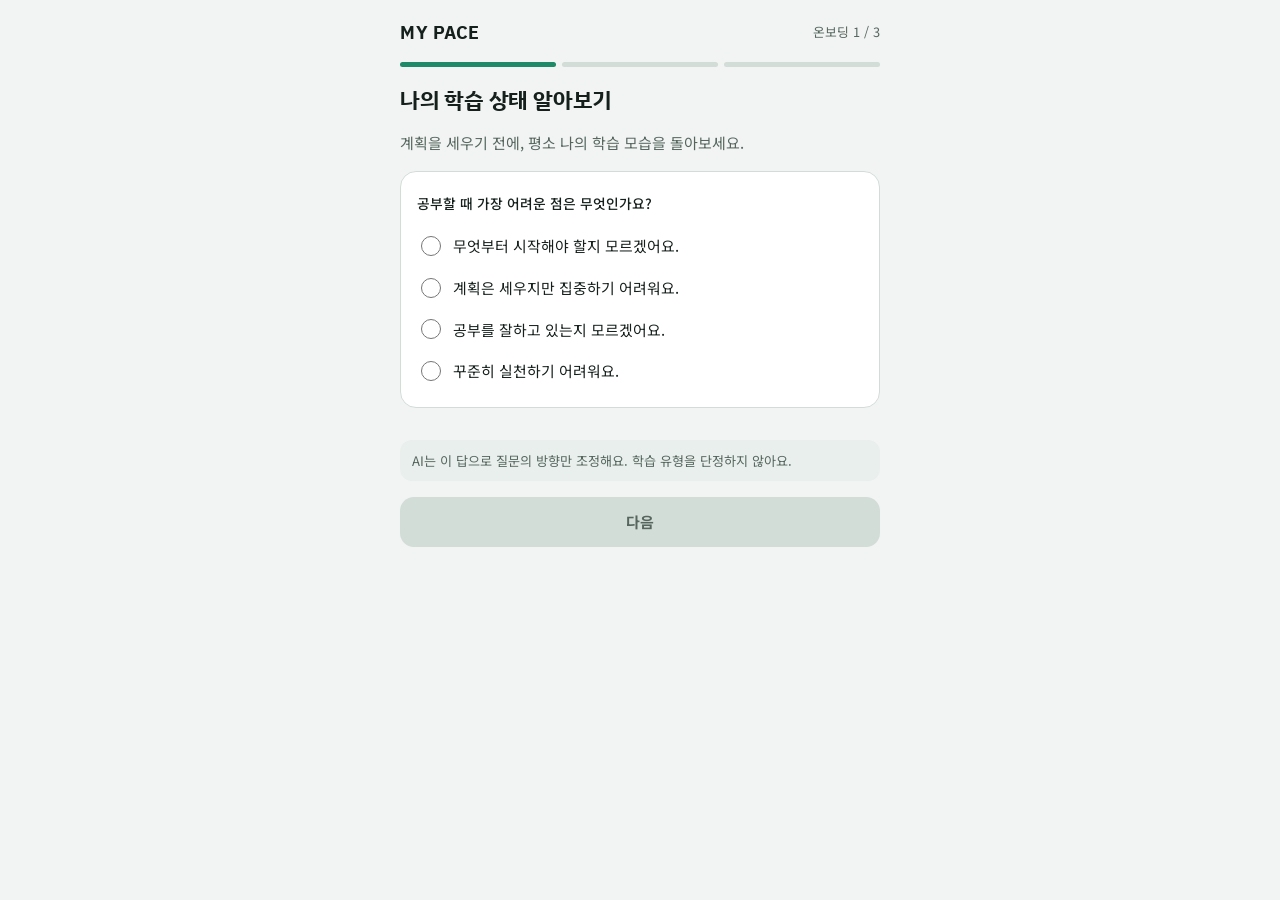
<file: my-pace/index.html>
<!doctype html>
<html lang="ko">
<head>
<meta charset="utf-8">
<meta name="viewport" content="width=device-width, initial-scale=1, viewport-fit=cover">
<title>MY PACE</title>
<meta name="claude:viewport-fit-sides" content="cover">
<meta name="description" content="AI가 답을 대신 주지 않고 질문으로 자기조절학습을 돕는 학습 앱">
<link rel="preconnect" href="https://fonts.googleapis.com">
<link rel="stylesheet" href="https://fonts.googleapis.com/css2?family=IBM+Plex+Sans+KR:wght@500;600;700&family=Noto+Sans+KR:wght@400;500;700&display=swap">
<link rel="stylesheet" href="style.css">
</head>
<body>
<main class="shell" id="app" aria-live="polite"></main>
<nav class="tabbar" aria-label="주 메뉴"><div class="in">
  <a href="#today" data-tab="today"><svg viewBox="0 0 24 24"><path d="M4 11l8-7 8 7v9h-5v-6H9v6H4z"/></svg>오늘</a>
  <a href="#learn" data-tab="learn"><svg viewBox="0 0 24 24"><circle cx="12" cy="12" r="8"/><path d="M12 8v4l3 2"/></svg>학습</a>
  <a href="#growth" data-tab="growth"><svg viewBox="0 0 24 24"><path d="M4 19h16M6 16l4-5 3 3 5-7"/></svg>성장</a>
  <a href="#me" data-tab="me"><svg viewBox="0 0 24 24"><circle cx="12" cy="8" r="4"/><path d="M4 20c1.5-4 4.5-6 8-6s6.5 2 8 6"/></svg>나</a>
</div></nav>
<script src="coach.js"></script>
<script src="quest.js"></script>
<script src="app.js"></script>
</body>
</html>
</file>
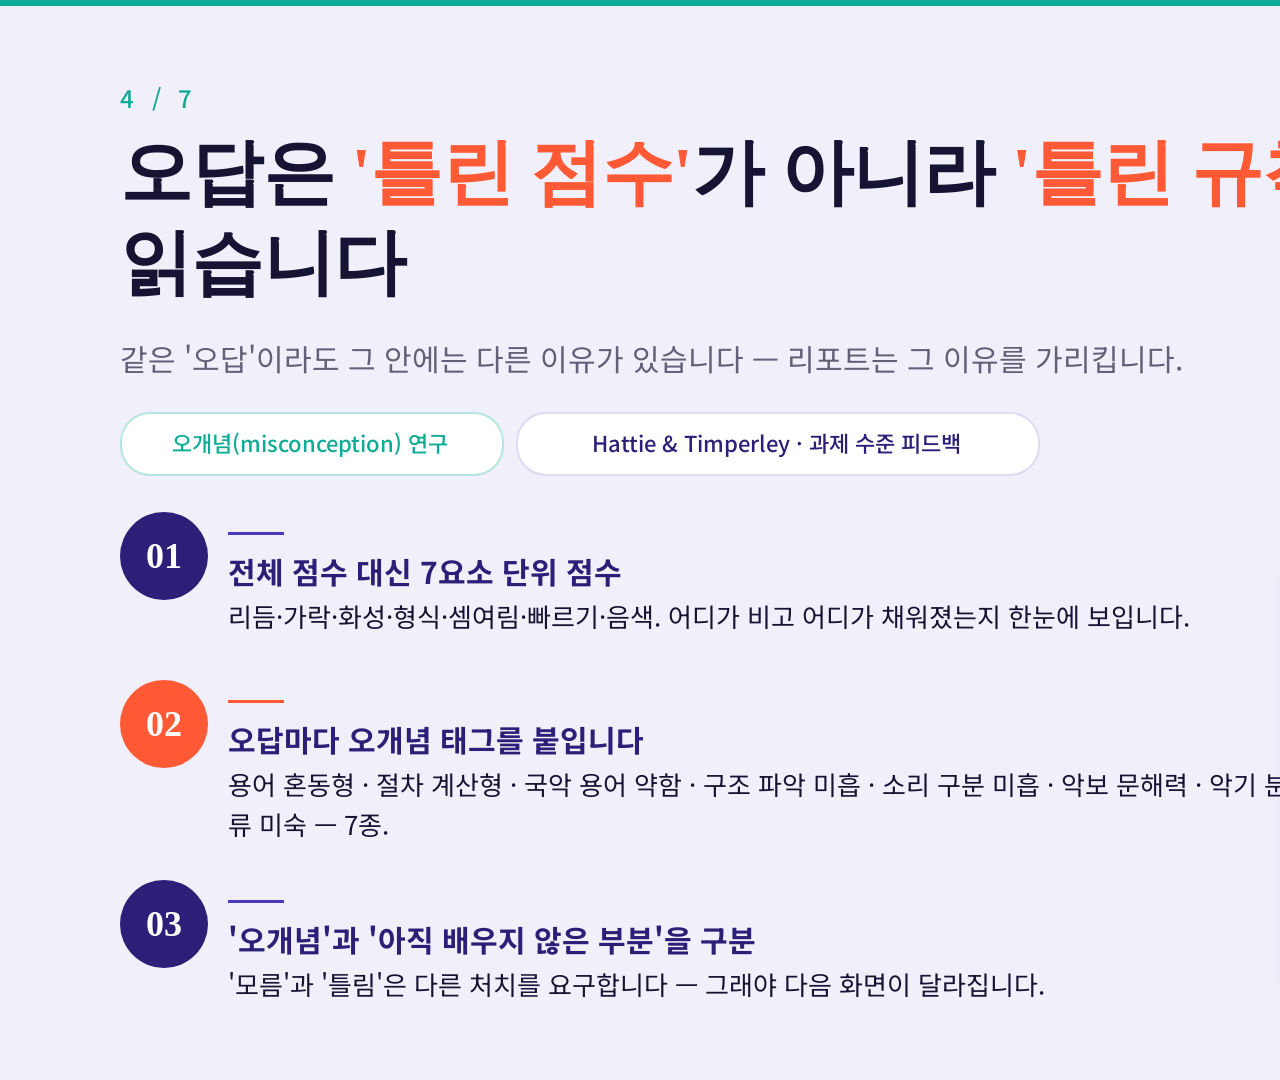
<file: music-first-step-github/presentation/slides/analyze.html>
<!doctype html>
<html lang="ko">
<head>
<meta charset="utf-8">
<title>오답을 '틀린 규칙'의 흔적으로 읽습니다</title>
<link rel="preconnect" href="https://fonts.googleapis.com">
<link rel="preconnect" href="https://fonts.gstatic.com" crossorigin>
<link href="https://fonts.googleapis.com/css2?family=Noto+Serif+KR:wght@500;700;900&family=Noto+Sans+KR:wght@300;400;500;700&display=swap" rel="stylesheet">
<style>
  body { margin:0; padding:0; overflow:hidden; }
  .slide-container { position:relative; width:1920px; height:1080px; overflow:hidden;
    font-family:'Noto Sans KR','Noto Sans',system-ui,sans-serif; background:#F1EFFA; }
</style>
</head>
<body data-screen-label="04 Analyze">
<div class="slide-container">
  <!-- dot accent shape for variety: thin mint band at top -->
  <div data-object="true" data-object-type="shape" style="position:absolute;left:0;top:0;width:1920px;height:6px;background:#0EAB95;z-index:2"></div>

  <!-- eyebrow -->
  <div data-object="true" data-object-type="textbox" style="position:absolute;left:120px;top:80px;width:480px;z-index:10">
    <div style="font-family:'Noto Sans KR';font-weight:500;font-size:24px;letter-spacing:0.22em;color:#0EAB95">4 / 7</div>
  </div>
  <div data-object="true" data-object-type="textbox" style="position:absolute;left:1740px;top:80px;width:120px;z-index:10">
    <div style="font-family:'Noto Sans KR';font-weight:500;font-size:22px;letter-spacing:0.18em;color:rgba(23,20,51,0.45);text-align:right">04 / 07</div>
  </div>

  <!-- headline (one sentence) -->
  <div data-object="true" data-object-type="textbox" style="position:absolute;left:120px;top:128px;width:1620px;z-index:10">
    <!-- h: 2 lines x 90 = 180 -->
    <div style="font-family:'Noto Serif KR';font-weight:700;font-size:72px;line-height:90px;color:#171433;letter-spacing:-0.01em">
      오답은 <span style="color:#FF5A35">'틀린 점수'</span>가 아니라 <span style="color:#FF5A35">'틀린 규칙'</span>의 흔적으로 읽습니다
    </div>
  </div>

  <!-- subtitle -->
  <div data-object="true" data-object-type="textbox" style="position:absolute;left:120px;top:336px;width:1400px;z-index:10">
    <!-- h: 1 line x 44 = 44 -->
    <div style="font-family:'Noto Sans KR';font-weight:400;font-size:30px;line-height:44px;color:rgba(23,20,51,0.65)">
      같은 '오답'이라도 그 안에는 다른 이유가 있습니다 — 리포트는 그 이유를 가리킵니다.
    </div>
  </div>

  <!-- 2 theory chips -->
  <div data-object="true" data-object-type="shape" style="position:absolute;left:120px;top:412px;width:380px;height:60px;background:#FFFFFF;border:2px solid rgba(14,171,149,0.30);border-radius:30px;z-index:3"></div>
  <div data-object="true" data-object-type="textbox" style="position:absolute;left:120px;top:412px;width:380px;height:60px;z-index:10;display:flex;align-items:center;justify-content:center">
    <div style="font-family:'Noto Sans KR';font-weight:500;font-size:22px;color:#0EAB95;text-align:center">오개념(misconception) 연구</div>
  </div>

  <div data-object="true" data-object-type="shape" style="position:absolute;left:516px;top:412px;width:520px;height:60px;background:#FFFFFF;border:2px solid rgba(74,58,184,0.18);border-radius:30px;z-index:3"></div>
  <div data-object="true" data-object-type="textbox" style="position:absolute;left:516px;top:412px;width:520px;height:60px;z-index:10;display:flex;align-items:center;justify-content:center">
    <div style="font-family:'Noto Sans KR';font-weight:500;font-size:22px;color:#2B1F78;text-align:center">Hattie &amp; Timperley · 과제 수준 피드백</div>
  </div>

  <!-- report.png frame: right side -->
  <div data-object="true" data-object-type="shape" style="position:absolute;left:1316px;top:520px;width:480px;height:480px;background:#1A1247;border-radius:20px;z-index:3;box-shadow:0 20px 50px rgba(43,31,120,0.20)"></div>
  <img data-object="true" data-object-type="image" src="../assets/report.png"
       style="position:absolute;left:1336px;top:540px;width:440px;height:440px;border-radius:12px;object-fit:cover;object-position:center top;z-index:5"
       alt="리포트 화면">
  <!-- corner label -->
  <div data-object="true" data-object-type="shape" style="position:absolute;left:1316px;top:520px;width:140px;height:36px;background:#0EAB95;border-radius:20px 0 0 0;z-index:6"></div>
  <div data-object="true" data-object-type="textbox" style="position:absolute;left:1316px;top:520px;width:140px;height:36px;z-index:10;display:flex;align-items:center;justify-content:center">
    <div style="font-family:'Noto Sans KR';font-weight:700;font-size:18px;color:#FFFFFF;letter-spacing:0.08em">실제 화면</div>
  </div>
  <!-- caption -->
  <div data-object="true" data-object-type="textbox" style="position:absolute;left:1316px;top:1018px;width:480px;z-index:10">
    <div style="font-family:'Noto Sans KR';font-weight:400;font-size:22px;line-height:32px;color:rgba(23,20,51,0.55)">
      종합 점수가 아닌 7요소 단위로 잘한 곳과 막힌 곳을 나눕니다
    </div>
  </div>

  <!-- 3 callouts left -->
  <!-- 01 — 7요소 단위 -->
  <div data-object="true" data-object-type="shape" style="position:absolute;left:120px;top:512px;width:88px;height:88px;border-radius:44px;background:#2B1F78;z-index:3"></div>
  <div data-object="true" data-object-type="textbox" style="position:absolute;left:120px;top:512px;width:88px;height:88px;z-index:10;display:flex;align-items:center;justify-content:center">
    <div style="font-family:'Noto Serif KR';font-weight:900;font-size:36px;color:#FFFFFF">01</div>
  </div>
  <div data-object="true" data-object-type="shape" style="position:absolute;left:228px;top:532px;width:56px;height:3px;background:#4A3AB8;z-index:3"></div>
  <div data-object="true" data-object-type="textbox" style="position:absolute;left:228px;top:548px;width:1060px;z-index:10">
    <div style="font-family:'Noto Sans KR';font-weight:700;font-size:30px;line-height:46px;color:#2B1F78">전체 점수 대신 7요소 단위 점수</div>
  </div>
  <div data-object="true" data-object-type="textbox" style="position:absolute;left:228px;top:596px;width:1060px;z-index:10">
    <div style="font-family:'Noto Sans KR';font-weight:400;font-size:26px;line-height:40px;color:#171433">
      리듬·가락·화성·형식·셈여림·빠르기·음색. 어디가 비고 어디가 채워졌는지 한눈에 보입니다.
    </div>
  </div>

  <!-- 02 — 오답 → 오개념 태그 (coral because it's the heart) -->
  <div data-object="true" data-object-type="shape" style="position:absolute;left:120px;top:680px;width:88px;height:88px;border-radius:44px;background:#FF5A35;z-index:3"></div>
  <div data-object="true" data-object-type="textbox" style="position:absolute;left:120px;top:680px;width:88px;height:88px;z-index:10;display:flex;align-items:center;justify-content:center">
    <div style="font-family:'Noto Serif KR';font-weight:900;font-size:36px;color:#FFFFFF">02</div>
  </div>
  <div data-object="true" data-object-type="shape" style="position:absolute;left:228px;top:700px;width:56px;height:3px;background:#FF5A35;z-index:3"></div>
  <div data-object="true" data-object-type="textbox" style="position:absolute;left:228px;top:716px;width:1060px;z-index:10">
    <div style="font-family:'Noto Sans KR';font-weight:700;font-size:30px;line-height:46px;color:#2B1F78">오답마다 오개념 태그를 붙입니다</div>
  </div>
  <div data-object="true" data-object-type="textbox" style="position:absolute;left:228px;top:764px;width:1060px;z-index:10">
    <!-- h: 2 x 40 = 80 -->
    <div style="font-family:'Noto Sans KR';font-weight:400;font-size:26px;line-height:40px;color:#171433">
      용어 혼동형 · 절차 계산형 · 국악 용어 약함 · 구조 파악 미흡 · 소리 구분 미흡 · 악보 문해력 · 악기 분류 미숙 — 7종.
    </div>
  </div>

  <!-- 03 — 오개념 vs 미습득 -->
  <div data-object="true" data-object-type="shape" style="position:absolute;left:120px;top:880px;width:88px;height:88px;border-radius:44px;background:#2B1F78;z-index:3"></div>
  <div data-object="true" data-object-type="textbox" style="position:absolute;left:120px;top:880px;width:88px;height:88px;z-index:10;display:flex;align-items:center;justify-content:center">
    <div style="font-family:'Noto Serif KR';font-weight:900;font-size:36px;color:#FFFFFF">03</div>
  </div>
  <div data-object="true" data-object-type="shape" style="position:absolute;left:228px;top:900px;width:56px;height:3px;background:#4A3AB8;z-index:3"></div>
  <div data-object="true" data-object-type="textbox" style="position:absolute;left:228px;top:916px;width:1060px;z-index:10">
    <div style="font-family:'Noto Sans KR';font-weight:700;font-size:30px;line-height:46px;color:#2B1F78">'오개념'과 '아직 배우지 않은 부분'을 구분</div>
  </div>
  <div data-object="true" data-object-type="textbox" style="position:absolute;left:228px;top:964px;width:1060px;z-index:10">
    <!-- h: 1 x 40 = 40 -->
    <div style="font-family:'Noto Sans KR';font-weight:400;font-size:26px;line-height:40px;color:#171433">
      '모름'과 '틀림'은 다른 처치를 요구합니다 — 그래야 다음 화면이 달라집니다.
    </div>
  </div>
</div>
</body>
</html>
</file>
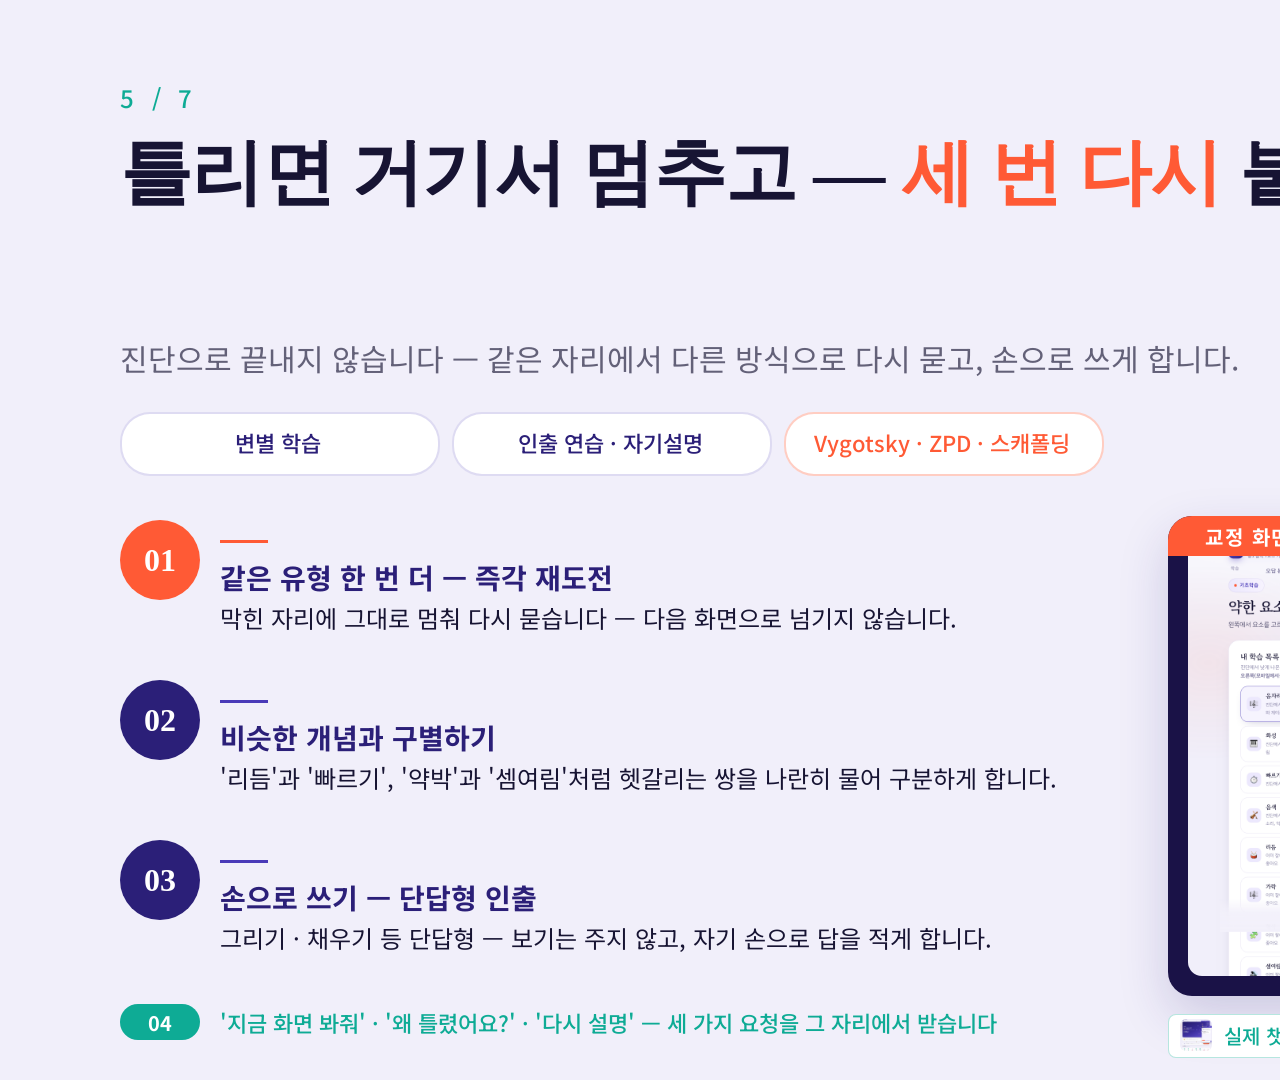
<file: music-first-step-github/presentation/slides/correct.html>
<!doctype html>
<html lang="ko">
<head>
<meta charset="utf-8">
<title>틀리면 세 번 다시 붙잡습니다</title>
<link rel="preconnect" href="https://fonts.googleapis.com">
<link rel="preconnect" href="https://fonts.gstatic.com" crossorigin>
<link href="https://fonts.googleapis.com/css2?family=Noto+Serif+KR:wght@500;700;900&family=Noto+Sans+KR:wght@300;400;500;700&display=swap" rel="stylesheet">
<style>
  body { margin:0; padding:0; overflow:hidden; }
  .slide-container { position:relative; width:1920px; height:1080px; overflow:hidden;
    font-family:'Noto Sans KR','Noto Sans',system-ui,sans-serif; background:#F1EFFA; }
</style>
</head>
<body data-screen-label="05 Correct">
<div class="slide-container">
  <!-- eyebrow + page marker -->
  <div data-object="true" data-object-type="textbox" style="position:absolute;left:120px;top:80px;width:480px;z-index:10">
    <div style="font-family:'Noto Sans KR';font-weight:500;font-size:24px;letter-spacing:0.22em;color:#0EAB95">5 / 7</div>
  </div>
  <div data-object="true" data-object-type="textbox" style="position:absolute;left:1740px;top:80px;width:120px;z-index:10">
    <div style="font-family:'Noto Sans KR';font-weight:500;font-size:22px;letter-spacing:0.18em;color:rgba(23,20,51,0.45);text-align:right">05 / 07</div>
  </div>

  <!-- headline -->
  <div data-object="true" data-object-type="textbox" style="position:absolute;left:120px;top:128px;width:1620px;z-index:10">
    <!-- h: 2 lines x 90 = 180 -->
    <div style="font-family:'Noto Serif KR';font-weight:700;font-size:72px;line-height:90px;color:#171433;letter-spacing:-0.01em">
      틀리면 거기서 멈추고 — <span style="color:#FF5A35">세 번 다시</span> 붙잡습니다
    </div>
  </div>

  <!-- subtitle -->
  <div data-object="true" data-object-type="textbox" style="position:absolute;left:120px;top:336px;width:1500px;z-index:10">
    <div style="font-family:'Noto Sans KR';font-weight:400;font-size:30px;line-height:44px;color:rgba(23,20,51,0.65)">
      진단으로 끝내지 않습니다 — 같은 자리에서 다른 방식으로 다시 묻고, 손으로 쓰게 합니다.
    </div>
  </div>

  <!-- theory chip row (3) -->
  <div data-object="true" data-object-type="shape" style="position:absolute;left:120px;top:412px;width:316px;height:60px;background:#FFFFFF;border:2px solid rgba(74,58,184,0.18);border-radius:30px;z-index:3"></div>
  <div data-object="true" data-object-type="textbox" style="position:absolute;left:120px;top:412px;width:316px;height:60px;z-index:10;display:flex;align-items:center;justify-content:center">
    <div style="font-family:'Noto Sans KR';font-weight:500;font-size:22px;color:#2B1F78;text-align:center">변별 학습</div>
  </div>

  <div data-object="true" data-object-type="shape" style="position:absolute;left:452px;top:412px;width:316px;height:60px;background:#FFFFFF;border:2px solid rgba(74,58,184,0.18);border-radius:30px;z-index:3"></div>
  <div data-object="true" data-object-type="textbox" style="position:absolute;left:452px;top:412px;width:316px;height:60px;z-index:10;display:flex;align-items:center;justify-content:center">
    <div style="font-family:'Noto Sans KR';font-weight:500;font-size:22px;color:#2B1F78;text-align:center">인출 연습 · 자기설명</div>
  </div>

  <div data-object="true" data-object-type="shape" style="position:absolute;left:784px;top:412px;width:316px;height:60px;background:#FFFFFF;border:2px solid rgba(255,90,53,0.30);border-radius:30px;z-index:3"></div>
  <div data-object="true" data-object-type="textbox" style="position:absolute;left:784px;top:412px;width:316px;height:60px;z-index:10;display:flex;align-items:center;justify-content:center">
    <div style="font-family:'Noto Sans KR';font-weight:500;font-size:22px;color:#FF5A35;text-align:center">Vygotsky · ZPD · 스캐폴딩</div>
  </div>

  <!-- learn.png — large frame, right side -->
  <div data-object="true" data-object-type="shape" style="position:absolute;left:1168px;top:516px;width:540px;height:480px;background:#1A1247;border-radius:24px;z-index:3;box-shadow:0 20px 50px rgba(43,31,120,0.18)"></div>
  <img data-object="true" data-object-type="image" src="../assets/learn.png"
       style="position:absolute;left:1188px;top:536px;width:500px;height:440px;border-radius:14px;object-fit:cover;object-position:center top;z-index:5"
       alt="교정 화면">
  <div data-object="true" data-object-type="shape" style="position:absolute;left:1168px;top:516px;width:160px;height:40px;background:#FF5A35;border-radius:24px 0 0 0;z-index:6"></div>
  <div data-object="true" data-object-type="textbox" style="position:absolute;left:1168px;top:516px;width:160px;height:40px;z-index:10;display:flex;align-items:center;justify-content:center">
    <div style="font-family:'Noto Sans KR';font-weight:700;font-size:20px;color:#FFFFFF;letter-spacing:0.08em">교정 화면</div>
  </div>
  <!-- chat.png — small thumbnail as companion -->
  <div data-object="true" data-object-type="shape" style="position:absolute;left:1168px;top:1014px;width:540px;height:42px;background:#FFFFFF;border:1.5px solid rgba(14,171,149,0.30);border-radius:8px;z-index:3"></div>
  <img data-object="true" data-object-type="image" src="../assets/chat.png"
       style="position:absolute;left:1180px;top:1019px;width:32px;height:32px;border-radius:6px;object-fit:cover;object-position:center top;z-index:5"
       alt="챗">
  <div data-object="true" data-object-type="textbox" style="position:absolute;left:1224px;top:1018px;width:472px;height:34px;z-index:10;display:flex;align-items:center">
    <div style="font-family:'Noto Sans KR';font-weight:500;font-size:20px;color:#0EAB95">실제 챗 화면 — 진단·답안·질문을 함께 읽음</div>
  </div>

  <!-- 4 numbered callouts, vertical list on left -->
  <!-- 01 (coral) -->
  <div data-object="true" data-object-type="shape" style="position:absolute;left:120px;top:520px;width:80px;height:80px;border-radius:40px;background:#FF5A35;z-index:3"></div>
  <div data-object="true" data-object-type="textbox" style="position:absolute;left:120px;top:520px;width:80px;height:80px;z-index:10;display:flex;align-items:center;justify-content:center">
    <div style="font-family:'Noto Serif KR';font-weight:900;font-size:32px;color:#FFFFFF">01</div>
  </div>
  <div data-object="true" data-object-type="shape" style="position:absolute;left:220px;top:540px;width:48px;height:3px;background:#FF5A35;z-index:3"></div>
  <div data-object="true" data-object-type="textbox" style="position:absolute;left:220px;top:556px;width:920px;z-index:10">
    <div style="font-family:'Noto Sans KR';font-weight:700;font-size:28px;line-height:42px;color:#2B1F78">같은 유형 한 번 더 — 즉각 재도전</div>
  </div>
  <div data-object="true" data-object-type="textbox" style="position:absolute;left:220px;top:600px;width:940px;z-index:10">
    <div style="font-family:'Noto Sans KR';font-weight:400;font-size:24px;line-height:36px;color:#171433">
      막힌 자리에 그대로 멈춰 다시 묻습니다 — 다음 화면으로 넘기지 않습니다.
    </div>
  </div>

  <!-- 02 -->
  <div data-object="true" data-object-type="shape" style="position:absolute;left:120px;top:680px;width:80px;height:80px;border-radius:40px;background:#2B1F78;z-index:3"></div>
  <div data-object="true" data-object-type="textbox" style="position:absolute;left:120px;top:680px;width:80px;height:80px;z-index:10;display:flex;align-items:center;justify-content:center">
    <div style="font-family:'Noto Serif KR';font-weight:900;font-size:32px;color:#FFFFFF">02</div>
  </div>
  <div data-object="true" data-object-type="shape" style="position:absolute;left:220px;top:700px;width:48px;height:3px;background:#4A3AB8;z-index:3"></div>
  <div data-object="true" data-object-type="textbox" style="position:absolute;left:220px;top:716px;width:920px;z-index:10">
    <div style="font-family:'Noto Sans KR';font-weight:700;font-size:28px;line-height:42px;color:#2B1F78">비슷한 개념과 구별하기</div>
  </div>
  <div data-object="true" data-object-type="textbox" style="position:absolute;left:220px;top:760px;width:940px;z-index:10">
    <div style="font-family:'Noto Sans KR';font-weight:400;font-size:24px;line-height:36px;color:#171433">
      '리듬'과 '빠르기', '약박'과 '셈여림'처럼 헷갈리는 쌍을 나란히 물어 구분하게 합니다.
    </div>
  </div>

  <!-- 03 -->
  <div data-object="true" data-object-type="shape" style="position:absolute;left:120px;top:840px;width:80px;height:80px;border-radius:40px;background:#2B1F78;z-index:3"></div>
  <div data-object="true" data-object-type="textbox" style="position:absolute;left:120px;top:840px;width:80px;height:80px;z-index:10;display:flex;align-items:center;justify-content:center">
    <div style="font-family:'Noto Serif KR';font-weight:900;font-size:32px;color:#FFFFFF">03</div>
  </div>
  <div data-object="true" data-object-type="shape" style="position:absolute;left:220px;top:860px;width:48px;height:3px;background:#4A3AB8;z-index:3"></div>
  <div data-object="true" data-object-type="textbox" style="position:absolute;left:220px;top:876px;width:920px;z-index:10">
    <div style="font-family:'Noto Sans KR';font-weight:700;font-size:28px;line-height:42px;color:#2B1F78">손으로 쓰기 — 단답형 인출</div>
  </div>
  <div data-object="true" data-object-type="textbox" style="position:absolute;left:220px;top:920px;width:940px;z-index:10">
    <div style="font-family:'Noto Sans KR';font-weight:400;font-size:24px;line-height:36px;color:#171433">
      그리기 · 채우기 등 단답형 — 보기는 주지 않고, 자기 손으로 답을 적게 합니다.
    </div>
  </div>

  <!-- 04 — companion to learn.png + chat -->
  <div data-object="true" data-object-type="shape" style="position:absolute;left:120px;top:1004px;width:80px;height:36px;background:#0EAB95;border-radius:18px;z-index:3"></div>
  <div data-object="true" data-object-type="textbox" style="position:absolute;left:120px;top:1004px;width:80px;height:36px;z-index:10;display:flex;align-items:center;justify-content:center">
    <div style="font-family:'Noto Sans KR';font-weight:700;font-size:20px;color:#FFFFFF">04</div>
  </div>
  <div data-object="true" data-object-type="textbox" style="position:absolute;left:220px;top:1006px;width:940px;z-index:10">
    <div style="font-family:'Noto Sans KR';font-weight:500;font-size:22px;line-height:32px;color:#0EAB95">'지금 화면 봐줘' · '왜 틀렸어요?' · '다시 설명' — 세 가지 요청을 그 자리에서 받습니다</div>
  </div>
</div>
</body>
</html>
</file>
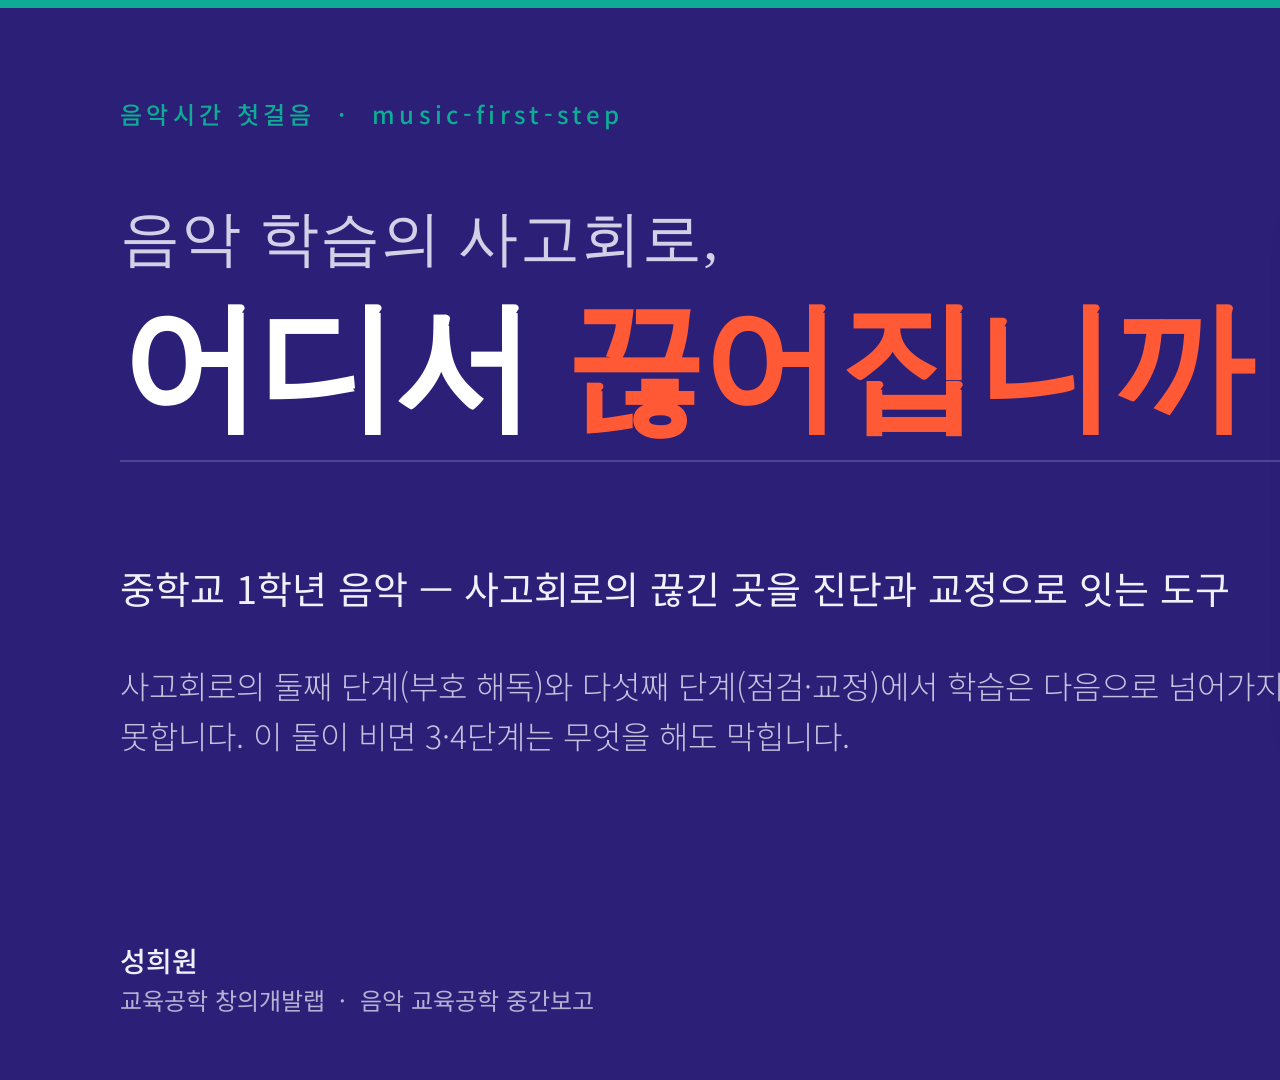
<file: music-first-step-github/presentation/slides/cover.html>
<!doctype html>
<html lang="ko">
<head>
<meta charset="utf-8">
<title>음악 수업의 병목은 어디서 생기는가</title>
<link rel="preconnect" href="https://fonts.googleapis.com">
<link rel="preconnect" href="https://fonts.gstatic.com" crossorigin>
<link href="https://fonts.googleapis.com/css2?family=Noto+Serif+KR:wght@500;700;900&family=Noto+Sans+KR:wght@300;400;500;700&display=swap" rel="stylesheet">
<style>
  body { margin:0; padding:0; overflow:hidden; background:#2B1F78; }
  .slide-container {
    position:relative; width:1920px; height:1080px;
    overflow:hidden; font-family:'Noto Sans KR','Noto Sans',system-ui,sans-serif;
    background:#2B1F78;
  }
</style>
</head>
<body data-screen-label="01 Cover">
<div class="slide-container">
  <!-- dark background -->
  <!-- Decorative thin top band (mint) -->
  <div data-object="true" data-object-type="shape"
       style="position:absolute;left:0;top:0;width:1920px;height:8px;background:#0EAB95;z-index:2"></div>

  <!-- subtle horizontal rule below title block, very low opacity -->
  <div data-object="true" data-object-type="shape"
       style="position:absolute;left:120px;top:460px;width:1180px;height:2px;background:rgba(241,239,250,0.18);z-index:2"></div>

  <!-- project label, small -->
  <div data-object="true" data-object-type="textbox"
       style="position:absolute;left:120px;top:96px;width:600px;z-index:10">
    <div style="font-family:'Noto Sans KR';font-weight:500;font-size:24px;letter-spacing:0.18em;color:#0EAB95">음악시간 첫걸음 &nbsp;·&nbsp; music-first-step</div>
  </div>

  <!-- main title: split for hierarchy, with emphasis on the question word -->
  <div data-object="true" data-object-type="textbox"
       style="position:absolute;left:120px;top:200px;width:1180px;z-index:10">
    <div style="font-family:'Noto Serif KR';font-weight:500;font-size:60px;line-height:78px;color:rgba(241,239,250,0.85);letter-spacing:0.02em">
      음악 학습의 사고회로,
    </div>
  </div>
  <!-- title line 2 — big question with coral emphasis -->
  <div data-object="true" data-object-type="textbox"
       style="position:absolute;left:120px;top:288px;width:1180px;z-index:10">
    <!-- h: 1 line x 160px = 160 -->
    <div style="font-family:'Noto Serif KR';font-weight:900;font-size:140px;line-height:160px;color:#FFFFFF;letter-spacing:-0.02em">
      어디서 <span style="color:#FF5A35">끊어집니까</span>
    </div>
  </div>

  <!-- subtitle -->
  <div data-object="true" data-object-type="textbox"
       style="position:absolute;left:120px;top:560px;width:1180px;z-index:10">
    <!-- h: 1 line x 56px = 56 -->
    <div style="font-family:'Noto Sans KR';font-weight:400;font-size:38px;line-height:56px;color:#F1EFFA">
      중학교 1학년 음악 — 사고회로의 끊긴 곳을 진단과 교정으로 잇는 도구
    </div>
  </div>

  <!-- one-sentence claim, slightly smaller, quieter -->
  <div data-object="true" data-object-type="textbox"
       style="position:absolute;left:120px;top:660px;width:1180px;z-index:10">
    <!-- h: 2 lines x 50px = 100 -->
    <div style="font-family:'Noto Sans KR';font-weight:300;font-size:32px;line-height:50px;color:rgba(241,239,250,0.78)">
      사고회로의 둘째 단계(부호 해독)와 다섯째 단계(점검·교정)에서 학습은 다음으로 넘어가지 못합니다. 이 둘이 비면 3·4단계는 무엇을 해도 막힙니다.
    </div>
  </div>

  <!-- author and lab -->
  <div data-object="true" data-object-type="textbox"
       style="position:absolute;left:120px;top:940px;width:900px;z-index:10">
    <div style="font-family:'Noto Sans KR';font-weight:500;font-size:28px;line-height:40px;color:#F1EFFA">성희원</div>
    <div style="font-family:'Noto Sans KR';font-weight:400;font-size:24px;line-height:36px;color:rgba(241,239,250,0.7);margin-top:2px">교육공학 창의개발랩 &nbsp;·&nbsp; 음악 교육공학 중간보고</div>
  </div>

  <!-- right-side home.png, framed -->
  <!-- frame card -->
  <div data-object="true" data-object-type="shape"
       style="position:absolute;left:1336px;top:200px;width:500px;height:520px;background:#1A1247;border-radius:20px;box-shadow:0 24px 60px rgba(0,0,0,0.35);z-index:4"></div>
  <!-- image -->
  <img data-object="true" data-object-type="image"
       src="../assets/home.png"
       style="position:absolute;left:1356px;top:220px;width:460px;height:auto;max-height:480px;border-radius:12px;object-fit:cover;z-index:5"
       alt="음악시간 첫걸음 앱 첫 화면">

  <!-- caption beside home.py -->
  <div data-object="true" data-object-type="textbox"
       style="position:absolute;left:1336px;top:744px;width:500px;z-index:10">
    <div style="font-family:'Noto Sans KR';font-weight:400;font-size:22px;line-height:34px;color:rgba(241,239,250,0.7)">
      한 손으로 듣는 첫 화면<br>교실에 들어가 누르면, 진단이 시작됩니다.
    </div>
  </div>

  <!-- page marker top-right -->
  <div data-object="true" data-object-type="textbox"
       style="position:absolute;left:1780px;top:96px;width:80px;z-index:10">
    <div style="font-family:'Noto Sans KR';font-weight:500;font-size:22px;letter-spacing:0.2em;color:rgba(241,239,250,0.55);text-align:right">01 / 07</div>
  </div>
</div>
</body>
</html>
</file>
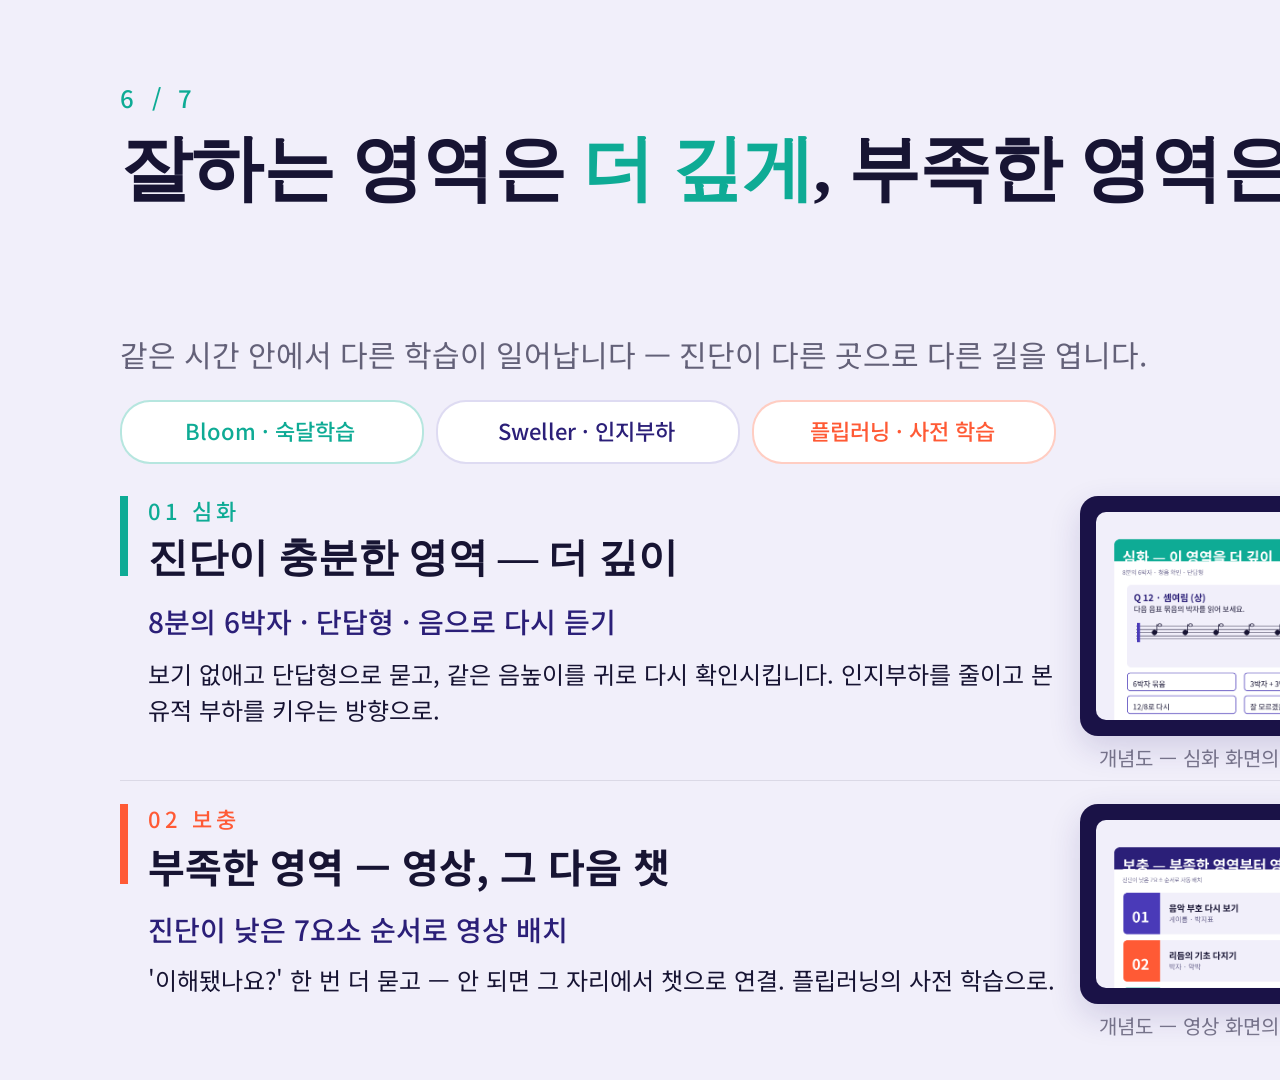
<file: music-first-step-github/presentation/slides/deepen.html>
<!doctype html>
<html lang="ko">
<head>
<meta charset="utf-8">
<title>잘하는 영역은 깊게, 부족한 영역은 영상으로</title>
<link rel="preconnect" href="https://fonts.googleapis.com">
<link rel="preconnect" href="https://fonts.gstatic.com" crossorigin>
<link href="https://fonts.googleapis.com/css2?family=Noto+Serif+KR:wght@500;700;900&family=Noto+Sans+KR:wght@300;400;500;700&display=swap" rel="stylesheet">
<style>
  body { margin:0; padding:0; overflow:hidden; }
  .slide-container { position:relative; width:1920px; height:1080px; overflow:hidden;
    font-family:'Noto Sans KR','Noto Sans',system-ui,sans-serif; background:#F1EFFA; }
</style>
</head>
<body data-screen-label="06 Deepen">
<div class="slide-container">
  <!-- eyebrow -->
  <div data-object="true" data-object-type="textbox" style="position:absolute;left:120px;top:80px;width:480px;z-index:10">
    <div style="font-family:'Noto Sans KR';font-weight:500;font-size:24px;letter-spacing:0.22em;color:#0EAB95">6 / 7</div>
  </div>
  <div data-object="true" data-object-type="textbox" style="position:absolute;left:1740px;top:80px;width:120px;z-index:10">
    <div style="font-family:'Noto Sans KR';font-weight:500;font-size:22px;letter-spacing:0.18em;color:rgba(23,20,51,0.45);text-align:right">06 / 07</div>
  </div>

  <!-- headline -->
  <div data-object="true" data-object-type="textbox" style="position:absolute;left:120px;top:124px;width:1620px;z-index:10">
    <!-- h: 2 lines x 90 = 180 -->
    <div style="font-family:'Noto Serif KR';font-weight:700;font-size:72px;line-height:90px;color:#171433;letter-spacing:-0.01em">
      잘하는 영역은 <span style="color:#0EAB95">더 깊게</span>, 부족한 영역은 <span style="color:#FF5A35">영상으로</span>
    </div>
  </div>

  <!-- subtitle -->
  <div data-object="true" data-object-type="textbox" style="position:absolute;left:120px;top:332px;width:1500px;z-index:10">
    <div style="font-family:'Noto Sans KR';font-weight:400;font-size:30px;line-height:44px;color:rgba(23,20,51,0.65)">
      같은 시간 안에서 다른 학습이 일어납니다 — 진단이 다른 곳으로 다른 길을 엽니다.
    </div>
  </div>

  <!-- theory chips (3) -->
  <div data-object="true" data-object-type="shape" style="position:absolute;left:120px;top:400px;width:300px;height:60px;background:#FFFFFF;border:2px solid rgba(14,171,149,0.30);border-radius:30px;z-index:3"></div>
  <div data-object="true" data-object-type="textbox" style="position:absolute;left:120px;top:400px;width:300px;height:60px;z-index:10;display:flex;align-items:center;justify-content:center">
    <div style="font-family:'Noto Sans KR';font-weight:500;font-size:22px;color:#0EAB95;text-align:center">Bloom · 숙달학습</div>
  </div>

  <div data-object="true" data-object-type="shape" style="position:absolute;left:436px;top:400px;width:300px;height:60px;background:#FFFFFF;border:2px solid rgba(74,58,184,0.18);border-radius:30px;z-index:3"></div>
  <div data-object="true" data-object-type="textbox" style="position:absolute;left:436px;top:400px;width:300px;height:60px;z-index:10;display:flex;align-items:center;justify-content:center">
    <div style="font-family:'Noto Sans KR';font-weight:500;font-size:22px;color:#2B1F78;text-align:center">Sweller · 인지부하</div>
  </div>

  <div data-object="true" data-object-type="shape" style="position:absolute;left:752px;top:400px;width:300px;height:60px;background:#FFFFFF;border:2px solid rgba(255,90,53,0.30);border-radius:30px;z-index:3"></div>
  <div data-object="true" data-object-type="textbox" style="position:absolute;left:752px;top:400px;width:300px;height:60px;z-index:10;display:flex;align-items:center;justify-content:center">
    <div style="font-family:'Noto Sans KR';font-weight:500;font-size:22px;color:#FF5A35;text-align:center">플립러닝 · 사전 학습</div>
  </div>

  <!-- TOP HALF — 심화 -->
  <!-- section label -->
  <div data-object="true" data-object-type="shape" style="position:absolute;left:120px;top:496px;width:8px;height:80px;background:#0EAB95;z-index:3"></div>
  <div data-object="true" data-object-type="textbox" style="position:absolute;left:148px;top:494px;width:600px;z-index:10">
    <div style="font-family:'Noto Sans KR';font-weight:500;font-size:22px;letter-spacing:0.18em;color:#0EAB95">01 심화</div>
  </div>
  <div data-object="true" data-object-type="textbox" style="position:absolute;left:148px;top:530px;width:900px;z-index:10">
    <!-- h: 1 x 56 = 56 -->
    <div style="font-family:'Noto Serif KR';font-weight:700;font-size:40px;line-height:56px;color:#171433">진단이 충분한 영역 — 더 깊이</div>
  </div>

  <!-- deep.png left -->
  <div data-object="true" data-object-type="shape" style="position:absolute;left:1080px;top:496px;width:320px;height:240px;background:#1A1247;border-radius:18px;z-index:3;box-shadow:0 12px 32px rgba(43,31,120,0.16)"></div>
  <img data-object="true" data-object-type="image" src="../assets/deep.png"
       style="position:absolute;left:1096px;top:512px;width:288px;height:208px;border-radius:10px;object-fit:cover;object-position:center top;z-index:5"
       alt="심화 화면">
  <div data-object="true" data-object-type="textbox" style="position:absolute;left:1080px;top:744px;width:320px;z-index:10">
    <div style="font-family:'Noto Sans KR';font-weight:400;font-size:20px;line-height:28px;color:rgba(23,20,51,0.55);text-align:center">개념도 — 심화 화면의 의도된 형태</div>
  </div>

  <!-- 2 callouts right of section title (left side) -->
  <div data-object="true" data-object-type="textbox" style="position:absolute;left:148px;top:600px;width:900px;z-index:10">
    <!-- h: 1 x 42 = 42 -->
    <div style="font-family:'Noto Sans KR';font-weight:500;font-size:28px;line-height:42px;color:#2B1F78">
      8분의 6박자 · 단답형 · 음으로 다시 듣기
    </div>
  </div>
  <div data-object="true" data-object-type="textbox" style="position:absolute;left:148px;top:656px;width:920px;z-index:10">
    <!-- h: 2 x 36 = 72 -->
    <div style="font-family:'Noto Sans KR';font-weight:400;font-size:24px;line-height:36px;color:#171433">
      보기 없애고 단답형으로 묻고, 같은 음높이를 귀로 다시 확인시킵니다. 인지부하를 줄이고 본유적 부하를 키우는 방향으로.
    </div>
  </div>

  <!-- divider line -->
  <div data-object="true" data-object-type="shape" style="position:absolute;left:120px;top:780px;width:1680px;height:1px;background:rgba(23,20,51,0.10);z-index:2"></div>

  <!-- BOTTOM HALF — 보충 -->
  <div data-object="true" data-object-type="shape" style="position:absolute;left:120px;top:804px;width:8px;height:80px;background:#FF5A35;z-index:3"></div>
  <div data-object="true" data-object-type="textbox" style="position:absolute;left:148px;top:802px;width:600px;z-index:10">
    <div style="font-family:'Noto Sans KR';font-weight:500;font-size:22px;letter-spacing:0.18em;color:#FF5A35">02 보충</div>
  </div>
  <div data-object="true" data-object-type="textbox" style="position:absolute;left:148px;top:838px;width:900px;z-index:10">
    <div style="font-family:'Noto Sans KR';font-weight:700;font-size:40px;line-height:56px;color:#171433">부족한 영역 — 영상, 그 다음 챗</div>
  </div>

  <!-- video.png right -->
  <div data-object="true" data-object-type="shape" style="position:absolute;left:1080px;top:804px;width:320px;height:200px;background:#1A1247;border-radius:18px;z-index:3;box-shadow:0 12px 32px rgba(43,31,120,0.16)"></div>
  <img data-object="true" data-object-type="image" src="../assets/video.png"
       style="position:absolute;left:1096px;top:820px;width:288px;height:168px;border-radius:10px;object-fit:cover;object-position:center top;z-index:5"
       alt="영상 화면">
  <div data-object="true" data-object-type="textbox" style="position:absolute;left:1080px;top:1012px;width:320px;z-index:10">
    <div style="font-family:'Noto Sans KR';font-weight:400;font-size:20px;line-height:28px;color:rgba(23,20,51,0.55);text-align:center">개념도 — 영상 화면의 의도된 형태</div>
  </div>

  <div data-object="true" data-object-type="textbox" style="position:absolute;left:148px;top:908px;width:900px;z-index:10">
    <div style="font-family:'Noto Sans KR';font-weight:500;font-size:28px;line-height:42px;color:#2B1F78">
      진단이 낮은 7요소 순서로 영상 배치
    </div>
  </div>
  <div data-object="true" data-object-type="textbox" style="position:absolute;left:148px;top:962px;width:920px;z-index:10">
    <!-- h: 1 x 36 = 36 -->
    <div style="font-family:'Noto Sans KR';font-weight:400;font-size:24px;line-height:36px;color:#171433">
      '이해됐나요?' 한 번 더 묻고 — 안 되면 그 자리에서 챗으로 연결. 플립러닝의 사전 학습으로.
    </div>
  </div>
</div>
</body>
</html>
</file>
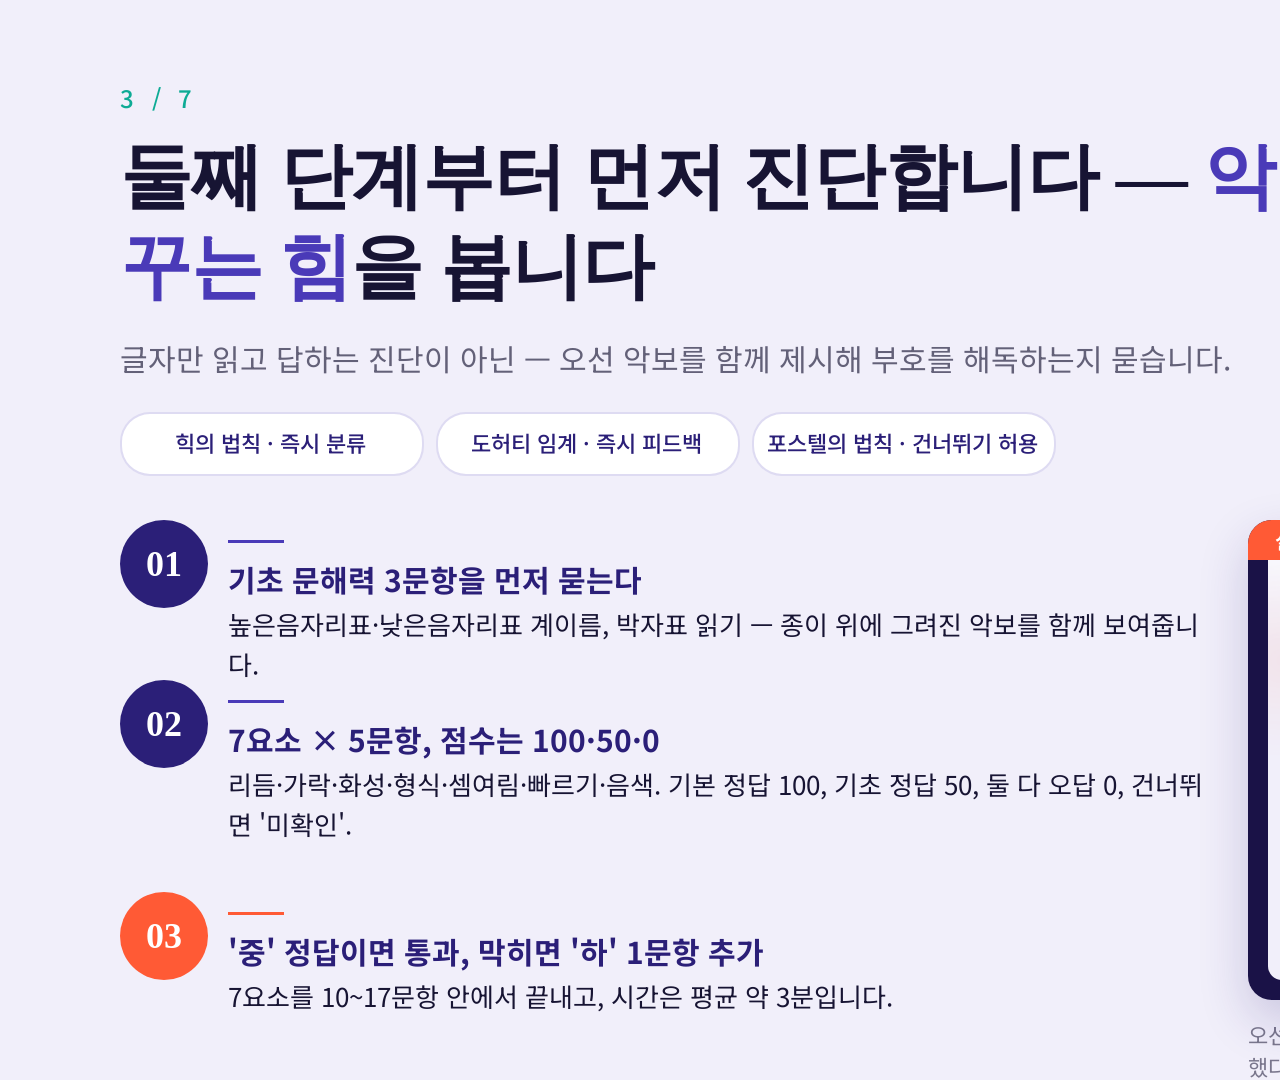
<file: music-first-step-github/presentation/slides/diagnose.html>
<!doctype html>
<html lang="ko">
<head>
<meta charset="utf-8">
<title>둘째 단계를 먼저 진단합니다</title>
<link rel="preconnect" href="https://fonts.googleapis.com">
<link rel="preconnect" href="https://fonts.gstatic.com" crossorigin>
<link href="https://fonts.googleapis.com/css2?family=Noto+Serif+KR:wght@500;700;900&family=Noto+Sans+KR:wght@300;400;500;700&display=swap" rel="stylesheet">
<style>
  body { margin:0; padding:0; overflow:hidden; }
  .slide-container { position:relative; width:1920px; height:1080px; overflow:hidden;
    font-family:'Noto Sans KR','Noto Sans',system-ui,sans-serif; background:#F1EFFA; }
</style>
</head>
<body data-screen-label="03 Diagnose">
<div class="slide-container">
  <!-- eyebrow + marker -->
  <div data-object="true" data-object-type="textbox" style="position:absolute;left:120px;top:80px;width:480px;z-index:10">
    <div style="font-family:'Noto Sans KR';font-weight:500;font-size:24px;letter-spacing:0.22em;color:#0EAB95">3 / 7</div>
  </div>
  <div data-object="true" data-object-type="textbox" style="position:absolute;left:1740px;top:80px;width:120px;z-index:10">
    <div style="font-family:'Noto Sans KR';font-weight:500;font-size:22px;letter-spacing:0.18em;color:rgba(23,20,51,0.45);text-align:right">03 / 07</div>
  </div>

  <!-- headline (one sentence) -->
  <div data-object="true" data-object-type="textbox" style="position:absolute;left:120px;top:132px;width:1620px;z-index:10">
    <!-- h: 2 lines x 90 = 180 -->
    <div style="font-family:'Noto Serif KR';font-weight:700;font-size:72px;line-height:90px;color:#171433;letter-spacing:-0.01em">
      둘째 단계부터 먼저 진단합니다 — <span style="color:#4A3AB8">악보를 소리로 바꾸는 힘</span>을 봅니다
    </div>
  </div>

  <!-- subtitle -->
  <div data-object="true" data-object-type="textbox" style="position:absolute;left:120px;top:336px;width:1620px;z-index:10">
    <div style="font-family:'Noto Sans KR';font-weight:400;font-size:30px;line-height:44px;color:rgba(23,20,51,0.65)">
      글자만 읽고 답하는 진단이 아닌 — 오선 악보를 함께 제시해 부호를 해독하는지 묻습니다.
    </div>
  </div>

  <!-- theory chip row (compact) -->
  <div data-object="true" data-object-type="shape" style="position:absolute;left:120px;top:412px;width:300px;height:60px;background:#FFFFFF;border:2px solid rgba(74,58,184,0.18);border-radius:30px;z-index:3"></div>
  <div data-object="true" data-object-type="textbox" style="position:absolute;left:120px;top:412px;width:300px;height:60px;z-index:10;display:flex;align-items:center;justify-content:center">
    <div style="font-family:'Noto Sans KR';font-weight:500;font-size:22px;color:#2B1F78;text-align:center">힉의 법칙 · 즉시 분류</div>
  </div>

  <div data-object="true" data-object-type="shape" style="position:absolute;left:436px;top:412px;width:300px;height:60px;background:#FFFFFF;border:2px solid rgba(74,58,184,0.18);border-radius:30px;z-index:3"></div>
  <div data-object="true" data-object-type="textbox" style="position:absolute;left:436px;top:412px;width:300px;height:60px;z-index:10;display:flex;align-items:center;justify-content:center">
    <div style="font-family:'Noto Sans KR';font-weight:500;font-size:22px;color:#2B1F78;text-align:center">도허티 임계 · 즉시 피드백</div>
  </div>

  <div data-object="true" data-object-type="shape" style="position:absolute;left:752px;top:412px;width:300px;height:60px;background:#FFFFFF;border:2px solid rgba(74,58,184,0.18);border-radius:30px;z-index:3"></div>
  <div data-object="true" data-object-type="textbox" style="position:absolute;left:752px;top:412px;width:300px;height:60px;z-index:10;display:flex;align-items:center;justify-content:center">
    <div style="font-family:'Noto Sans KR';font-weight:500;font-size:22px;color:#2B1F78;text-align:center">포스텔의 법칙 · 건너뛰기 허용</div>
  </div>

  <!-- quiz.png right side frame -->
  <div data-object="true" data-object-type="shape" style="position:absolute;left:1248px;top:520px;width:540px;height:480px;background:#1A1247;border-radius:24px;z-index:3;box-shadow:0 20px 50px rgba(43,31,120,0.20)"></div>
  <img data-object="true" data-object-type="image" src="../assets/quiz.png"
       style="position:absolute;left:1268px;top:540px;width:500px;height:440px;border-radius:14px;object-fit:cover;object-position:center top;z-index:5"
       alt="진단 화면">

  <!-- small label on top of frame -->
  <div data-object="true" data-object-type="shape" style="position:absolute;left:1248px;top:520px;width:140px;height:40px;background:#FF5A35;border-radius:24px 0 0 0;z-index:6"></div>
  <div data-object="true" data-object-type="textbox" style="position:absolute;left:1248px;top:520px;width:140px;height:40px;z-index:10;display:flex;align-items:center;justify-content:center">
    <div style="font-family:'Noto Sans KR';font-weight:700;font-size:20px;color:#FFFFFF;letter-spacing:0.08em">실제 화면</div>
  </div>
  <!-- caption under image -->
  <div data-object="true" data-object-type="textbox" style="position:absolute;left:1248px;top:1018px;width:540px;z-index:10">
    <div style="font-family:'Noto Sans KR';font-weight:400;font-size:22px;line-height:32px;color:rgba(23,20,51,0.55)">
      오선 악보를 그 자리에서 함께 제시해 글만 읽고 풀 수 없게 했다
    </div>
  </div>

  <!-- 3 callouts on left, vertical list -->

  <!-- 01 — 기초 문해력 -->
  <div data-object="true" data-object-type="shape" style="position:absolute;left:120px;top:520px;width:88px;height:88px;border-radius:44px;background:#2B1F78;z-index:3"></div>
  <div data-object="true" data-object-type="textbox" style="position:absolute;left:120px;top:520px;width:88px;height:88px;z-index:10;display:flex;align-items:center;justify-content:center">
    <div style="font-family:'Noto Serif KR';font-weight:900;font-size:36px;color:#FFFFFF">01</div>
  </div>
  <div data-object="true" data-object-type="shape" style="position:absolute;left:228px;top:540px;width:56px;height:3px;background:#4A3AB8;z-index:3"></div>
  <div data-object="true" data-object-type="textbox" style="position:absolute;left:228px;top:556px;width:980px;z-index:10">
    <!-- h: 1 line x 46 = 46 -->
    <div style="font-family:'Noto Sans KR';font-weight:700;font-size:30px;line-height:46px;color:#2B1F78">기초 문해력 3문항을 먼저 묻는다</div>
  </div>
  <div data-object="true" data-object-type="textbox" style="position:absolute;left:228px;top:604px;width:980px;z-index:10">
    <!-- h: 1 line x 40 = 40 -->
    <div style="font-family:'Noto Sans KR';font-weight:400;font-size:26px;line-height:40px;color:#171433">
      높은음자리표·낮은음자리표 계이름, 박자표 읽기 — 종이 위에 그려진 악보를 함께 보여줍니다.
    </div>
  </div>

  <!-- 02 — 7요소 × 5문항 -->
  <div data-object="true" data-object-type="shape" style="position:absolute;left:120px;top:680px;width:88px;height:88px;border-radius:44px;background:#2B1F78;z-index:3"></div>
  <div data-object="true" data-object-type="textbox" style="position:absolute;left:120px;top:680px;width:88px;height:88px;z-index:10;display:flex;align-items:center;justify-content:center">
    <div style="font-family:'Noto Serif KR';font-weight:900;font-size:36px;color:#FFFFFF">02</div>
  </div>
  <div data-object="true" data-object-type="shape" style="position:absolute;left:228px;top:700px;width:56px;height:3px;background:#4A3AB8;z-index:3"></div>
  <div data-object="true" data-object-type="textbox" style="position:absolute;left:228px;top:716px;width:980px;z-index:10">
    <div style="font-family:'Noto Sans KR';font-weight:700;font-size:30px;line-height:46px;color:#2B1F78">7요소 × 5문항, 점수는 100·50·0</div>
  </div>
  <div data-object="true" data-object-type="textbox" style="position:absolute;left:228px;top:764px;width:980px;z-index:10">
    <!-- h: 2 lines x 40 = 80 -->
    <div style="font-family:'Noto Sans KR';font-weight:400;font-size:26px;line-height:40px;color:#171433">
      리듬·가락·화성·형식·셈여림·빠르기·음색. 기본 정답 100, 기초 정답 50, 둘 다 오답 0, 건너뛰면 '미확인'.
    </div>
  </div>

  <!-- 03 — 적응형 — coral circle -->
  <div data-object="true" data-object-type="shape" style="position:absolute;left:120px;top:892px;width:88px;height:88px;border-radius:44px;background:#FF5A35;z-index:3"></div>
  <div data-object="true" data-object-type="textbox" style="position:absolute;left:120px;top:892px;width:88px;height:88px;z-index:10;display:flex;align-items:center;justify-content:center">
    <div style="font-family:'Noto Serif KR';font-weight:900;font-size:36px;color:#FFFFFF">03</div>
  </div>
  <div data-object="true" data-object-type="shape" style="position:absolute;left:228px;top:912px;width:56px;height:3px;background:#FF5A35;z-index:3"></div>
  <div data-object="true" data-object-type="textbox" style="position:absolute;left:228px;top:928px;width:980px;z-index:10">
    <div style="font-family:'Noto Sans KR';font-weight:700;font-size:30px;line-height:46px;color:#2B1F78">'중' 정답이면 통과, 막히면 '하' 1문항 추가</div>
  </div>
  <div data-object="true" data-object-type="textbox" style="position:absolute;left:228px;top:976px;width:980px;z-index:10">
    <!-- h: 1 x 40 = 40 -->
    <div style="font-family:'Noto Sans KR';font-weight:400;font-size:26px;line-height:40px;color:#171433">
      7요소를 10~17문항 안에서 끝내고, 시간은 평균 약 3분입니다.
    </div>
  </div>
</div>
</body>
</html>
</file>
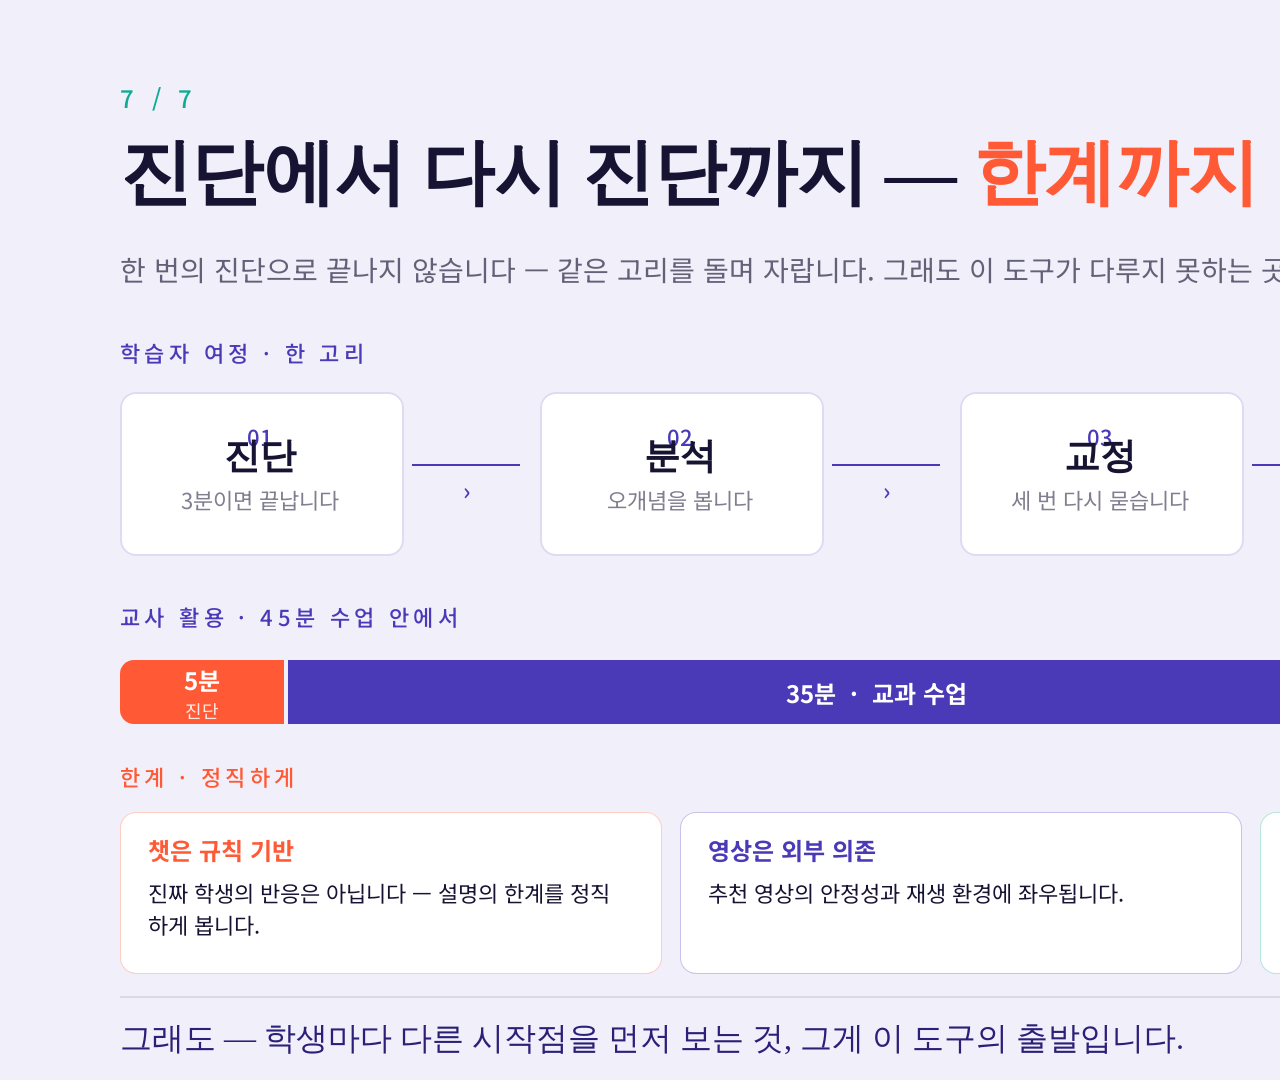
<file: music-first-step-github/presentation/slides/journey.html>
<!doctype html>
<html lang="ko">
<head>
<meta charset="utf-8">
<title>진단에서 다시 진단까지 — 한계까지 정직하게</title>
<link rel="preconnect" href="https://fonts.googleapis.com">
<link rel="preconnect" href="https://fonts.gstatic.com" crossorigin>
<link href="https://fonts.googleapis.com/css2?family=Noto+Serif+KR:wght@500;700;900&family=Noto+Sans+KR:wght@300;400;500;700&display=swap" rel="stylesheet">
<style>
  body { margin:0; padding:0; overflow:hidden; }
  .slide-container { position:relative; width:1920px; height:1080px; overflow:hidden;
    font-family:'Noto Sans KR','Noto Sans',system-ui,sans-serif; background:#F1EFFA; }
</style>
</head>
<body data-screen-label="07 Journey">
<div class="slide-container">
  <!-- eyebrow -->
  <div data-object="true" data-object-type="textbox" style="position:absolute;left:120px;top:80px;width:480px;z-index:10">
    <div style="font-family:'Noto Sans KR';font-weight:500;font-size:24px;letter-spacing:0.22em;color:#0EAB95">7 / 7</div>
  </div>
  <div data-object="true" data-object-type="textbox" style="position:absolute;left:1740px;top:80px;width:120px;z-index:10">
    <div style="font-family:'Noto Sans KR';font-weight:500;font-size:22px;letter-spacing:0.18em;color:rgba(23,20,51,0.45);text-align:right">07 / 07</div>
  </div>

  <!-- headline -->
  <div data-object="true" data-object-type="textbox" style="position:absolute;left:120px;top:128px;width:1620px;z-index:10">
    <!-- h: 1 line x 90 = 90 -->
    <div style="font-family:'Noto Serif KR';font-weight:700;font-size:72px;line-height:90px;color:#171433;letter-spacing:-0.01em">
      진단에서 다시 진단까지 — <span style="color:#FF5A35">한계까지 정직하게</span>
    </div>
  </div>

  <!-- subtitle -->
  <div data-object="true" data-object-type="textbox" style="position:absolute;left:120px;top:248px;width:1500px;z-index:10">
    <div style="font-family:'Noto Sans KR';font-weight:400;font-size:28px;line-height:42px;color:rgba(23,20,51,0.65)">
      한 번의 진단으로 끝나지 않습니다 — 같은 고리를 돌며 자랍니다. 그래도 이 도구가 다루지 못하는 곳이 있습니다.
    </div>
  </div>

  <!-- ── LOOP DIAGRAM ── -->
  <!-- section label -->
  <div data-object="true" data-object-type="textbox" style="position:absolute;left:120px;top:336px;width:600px;z-index:10">
    <div style="font-family:'Noto Sans KR';font-weight:500;font-size:22px;letter-spacing:0.20em;color:#4A3AB8">학습자 여정 · 한 고리</div>
  </div>

  <!-- 4 boxes for loop, with arrows between -->
  <!-- positions: 4 boxes 280x160 plus + N badge -->
  <!-- box 1: 진단 -->
  <div data-object="true" data-object-type="shape" style="position:absolute;left:120px;top:392px;width:280px;height:160px;background:#FFFFFF;border:2px solid rgba(74,58,184,0.18);border-radius:16px;z-index:3"></div>
  <div data-object="true" data-object-type="textbox" style="position:absolute;left:120px;top:392px;width:280px;z-index:10;padding-top:28px;text-align:center">
    <div style="font-family:'Noto Sans KR';font-weight:500;font-size:22px;color:#4A3AB8">01</div>
  </div>
  <div data-object="true" data-object-type="textbox" style="position:absolute;left:120px;top:432px;width:280px;z-index:10;text-align:center">
    <div style="font-family:'Noto Serif KR';font-weight:700;font-size:36px;line-height:48px;color:#171433">진단</div>
  </div>
  <div data-object="true" data-object-type="textbox" style="position:absolute;left:120px;top:484px;width:280px;z-index:10;text-align:center">
    <div style="font-family:'Noto Sans KR';font-weight:400;font-size:22px;line-height:30px;color:rgba(23,20,51,0.55)">3분이면 끝납니다</div>
  </div>

  <!-- arrow 1 → 2 -->
  <div data-object="true" data-object-type="shape" style="position:absolute;left:412px;top:464px;width:108px;height:2px;background:#4A3AB8;z-index:3"></div>
  <div data-object="true" data-object-type="textbox" style="position:absolute;left:412px;top:472px;width:108px;z-index:10;text-align:center">
    <div style="font-family:'Noto Sans KR';font-weight:500;font-size:24px;color:#4A3AB8">›</div>
  </div>

  <!-- box 2: 분석 -->
  <div data-object="true" data-object-type="shape" style="position:absolute;left:540px;top:392px;width:280px;height:160px;background:#FFFFFF;border:2px solid rgba(74,58,184,0.18);border-radius:16px;z-index:3"></div>
  <div data-object="true" data-object-type="textbox" style="position:absolute;left:540px;top:392px;width:280px;z-index:10;padding-top:28px;text-align:center">
    <div style="font-family:'Noto Sans KR';font-weight:500;font-size:22px;color:#4A3AB8">02</div>
  </div>
  <div data-object="true" data-object-type="textbox" style="position:absolute;left:540px;top:432px;width:280px;z-index:10;text-align:center">
    <div style="font-family:'Noto Serif KR';font-weight:700;font-size:36px;line-height:48px;color:#171433">분석</div>
  </div>
  <div data-object="true" data-object-type="textbox" style="position:absolute;left:540px;top:484px;width:280px;z-index:10;text-align:center">
    <div style="font-family:'Noto Sans KR';font-weight:400;font-size:22px;line-height:30px;color:rgba(23,20,51,0.55)">오개념을 봅니다</div>
  </div>

  <!-- arrow 2 → 3 -->
  <div data-object="true" data-object-type="shape" style="position:absolute;left:832px;top:464px;width:108px;height:2px;background:#4A3AB8;z-index:3"></div>
  <div data-object="true" data-object-type="textbox" style="position:absolute;left:832px;top:472px;width:108px;z-index:10;text-align:center">
    <div style="font-family:'Noto Sans KR';font-weight:500;font-size:24px;color:#4A3AB8">›</div>
  </div>

  <!-- box 3: 교정 -->
  <div data-object="true" data-object-type="shape" style="position:absolute;left:960px;top:392px;width:280px;height:160px;background:#FFFFFF;border:2px solid rgba(74,58,184,0.18);border-radius:16px;z-index:3"></div>
  <div data-object="true" data-object-type="textbox" style="position:absolute;left:960px;top:392px;width:280px;z-index:10;padding-top:28px;text-align:center">
    <div style="font-family:'Noto Sans KR';font-weight:500;font-size:22px;color:#4A3AB8">03</div>
  </div>
  <div data-object="true" data-object-type="textbox" style="position:absolute;left:960px;top:432px;width:280px;z-index:10;text-align:center">
    <div style="font-family:'Noto Serif KR';font-weight:700;font-size:36px;line-height:48px;color:#171433">교정</div>
  </div>
  <div data-object="true" data-object-type="textbox" style="position:absolute;left:960px;top:484px;width:280px;z-index:10;text-align:center">
    <div style="font-family:'Noto Sans KR';font-weight:400;font-size:22px;line-height:30px;color:rgba(23,20,51,0.55)">세 번 다시 묻습니다</div>
  </div>

  <!-- arrow 3 → 4 -->
  <div data-object="true" data-object-type="shape" style="position:absolute;left:1252px;top:464px;width:108px;height:2px;background:#4A3AB8;z-index:3"></div>
  <div data-object="true" data-object-type="textbox" style="position:absolute;left:1252px;top:472px;width:108px;z-index:10;text-align:center">
    <div style="font-family:'Noto Sans KR';font-weight:500;font-size:24px;color:#4A3AB8">›</div>
  </div>

  <!-- box 4: 재진단 (mint, plus growth accent) -->
  <div data-object="true" data-object-type="shape" style="position:absolute;left:1380px;top:380px;width:280px;height:184px;background:#FFFFFF;border:2px solid #0EAB95;border-radius:16px;z-index:3;box-shadow:0 12px 32px rgba(14,171,149,0.20)"></div>
  <div data-object="true" data-object-type="textbox" style="position:absolute;left:1380px;top:392px;width:280px;z-index:10;padding-top:24px;text-align:center">
    <div style="font-family:'Noto Sans KR';font-weight:500;font-size:22px;color:#0EAB95">04</div>
  </div>
  <div data-object="true" data-object-type="textbox" style="position:absolute;left:1380px;top:432px;width:280px;z-index:10;text-align:center">
    <div style="font-family:'Noto Serif KR';font-weight:900;font-size:36px;line-height:48px;color:#0EAB95">재진단</div>
  </div>
  <div data-object="true" data-object-type="textbox" style="position:absolute;left:1380px;top:486px;width:280px;z-index:10;text-align:center">
    <div style="font-family:'Noto Sans KR';font-weight:500;font-size:22px;line-height:30px;color:#0EAB95">↑ 이전보다 +N점</div>
  </div>
  <!-- mint badge floating below box 4 -->
  <div data-object="true" data-object-type="shape" style="position:absolute;left:1720px;top:380px;width:80px;height:44px;background:#FF5A35;border-radius:22px;z-index:4"></div>
  <div data-object="true" data-object-type="textbox" style="position:absolute;left:1720px;top:380px;width:80px;height:44px;z-index:10;display:flex;align-items:center;justify-content:center">
    <div style="font-family:'Noto Sans KR';font-weight:700;font-size:24px;color:#FFFFFF">↑</div>
  </div>

  <!-- ── TIME SPLIT ── -->
  <div data-object="true" data-object-type="textbox" style="position:absolute;left:120px;top:600px;width:600px;z-index:10">
    <div style="font-family:'Noto Sans KR';font-weight:500;font-size:22px;letter-spacing:0.20em;color:#4A3AB8">교사 활용 · 45분 수업 안에서</div>
  </div>

  <!-- 3 segments proportional bar  -->
  <!-- total 1680 wide; 5+35+10 = 50 → 5=168, 35=1176, 10=336, total=1680; gap 0 -->
  <!-- but we want tiny gap; let's do 5=164, 35=1176, 10=336 with 4px gaps each -->
  <div data-object="true" data-object-type="shape" style="position:absolute;left:120px;top:660px;width:164px;height:64px;background:#FF5A35;border-radius:14px 0 0 14px;z-index:3"></div>
  <div data-object="true" data-object-type="textbox" style="position:absolute;left:120px;top:660px;width:164px;height:64px;z-index:10;display:flex;flex-direction:column;align-items:center;justify-content:center">
    <div style="font-family:'Noto Sans KR';font-weight:700;font-size:24px;color:#FFFFFF">5분</div>
    <div style="font-family:'Noto Sans KR';font-weight:400;font-size:18px;color:rgba(255,255,255,0.85)">진단</div>
  </div>

  <div data-object="true" data-object-type="shape" style="position:absolute;left:288px;top:660px;width:1176px;height:64px;background:#4A3AB8;z-index:3"></div>
  <div data-object="true" data-object-type="textbox" style="position:absolute;left:288px;top:660px;width:1176px;height:64px;z-index:10;display:flex;flex-direction:column;align-items:center;justify-content:center">
    <div style="font-family:'Noto Sans KR';font-weight:700;font-size:24px;color:#FFFFFF">35분 &nbsp;·&nbsp; 교과 수업</div>
  </div>

  <div data-object="true" data-object-type="shape" style="position:absolute;left:1468px;top:660px;width:332px;height:64px;background:#0EAB95;border-radius:0 14px 14px 0;z-index:3"></div>
  <div data-object="true" data-object-type="textbox" style="position:absolute;left:1468px;top:660px;width:332px;height:64px;z-index:10;display:flex;flex-direction:column;align-items:center;justify-content:center">
    <div style="font-family:'Noto Sans KR';font-weight:700;font-size:24px;color:#FFFFFF">10분</div>
    <div style="font-family:'Noto Sans KR';font-weight:400;font-size:18px;color:rgba(255,255,255,0.85)">보충</div>
  </div>

  <!-- ── LIMITS (3 honest cards) ── -->
  <div data-object="true" data-object-type="textbox" style="position:absolute;left:120px;top:760px;width:600px;z-index:10">
    <div style="font-family:'Noto Sans KR';font-weight:500;font-size:22px;letter-spacing:0.20em;color:#FF5A35">한계 · 정직하게</div>
  </div>

  <!-- limit card 1 -->
  <div data-object="true" data-object-type="shape" style="position:absolute;left:120px;top:812px;width:540px;height:160px;background:#FFFFFF;border:1.5px solid rgba(255,90,53,0.30);border-radius:16px;z-index:3"></div>
  <div data-object="true" data-object-type="textbox" style="position:absolute;left:148px;top:832px;width:480px;z-index:10">
    <div style="font-family:'Noto Sans KR';font-weight:700;font-size:24px;line-height:36px;color:#FF5A35">챗은 규칙 기반</div>
  </div>
  <div data-object="true" data-object-type="textbox" style="position:absolute;left:148px;top:876px;width:480px;z-index:10">
    <!-- h: 2 x 32 = 64 -->
    <div style="font-family:'Noto Sans KR';font-weight:400;font-size:22px;line-height:32px;color:#171433">
      진짜 학생의 반응은 아닙니다 — 설명의 한계를 정직하게 봅니다.
    </div>
  </div>

  <!-- limit card 2 -->
  <div data-object="true" data-object-type="shape" style="position:absolute;left:680px;top:812px;width:560px;height:160px;background:#FFFFFF;border:1.5px solid rgba(74,58,184,0.30);border-radius:16px;z-index:3"></div>
  <div data-object="true" data-object-type="textbox" style="position:absolute;left:708px;top:832px;width:500px;z-index:10">
    <div style="font-family:'Noto Sans KR';font-weight:700;font-size:24px;line-height:36px;color:#4A3AB8">영상은 외부 의존</div>
  </div>
  <div data-object="true" data-object-type="textbox" style="position:absolute;left:708px;top:876px;width:500px;z-index:10">
    <div style="font-family:'Noto Sans KR';font-weight:400;font-size:22px;line-height:32px;color:#171433">
      추천 영상의 안정성과 재생 환경에 좌우됩니다.
    </div>
  </div>

  <!-- limit card 3 -->
  <div data-object="true" data-object-type="shape" style="position:absolute;left:1260px;top:812px;width:540px;height:160px;background:#FFFFFF;border:1.5px solid rgba(14,171,149,0.30);border-radius:16px;z-index:3"></div>
  <div data-object="true" data-object-type="textbox" style="position:absolute;left:1288px;top:832px;width:480px;z-index:10">
    <div style="font-family:'Noto Sans KR';font-weight:700;font-size:24px;line-height:36px;color:#0EAB95">청각 문항은 일부만</div>
  </div>
  <div data-object="true" data-object-type="textbox" style="position:absolute;left:1288px;top:876px;width:480px;z-index:10">
    <div style="font-family:'Noto Sans KR';font-weight:400;font-size:22px;line-height:32px;color:#171433">
      진짜 듣기 훈련은 교실 안에 — 본 도구는 보탬일 뿐입니다.
    </div>
  </div>

  <!-- ── Closing sentence ── -->
  <div data-object="true" data-object-type="shape" style="position:absolute;left:120px;top:996px;width:1680px;height:2px;background:rgba(23,20,51,0.10);z-index:2"></div>
  <div data-object="true" data-object-type="textbox" style="position:absolute;left:120px;top:1014px;width:1620px;z-index:10">
    <div style="font-family:'Noto Serif KR';font-weight:500;font-size:32px;line-height:48px;color:#2B1F78">
      그래도 — 학생마다 다른 시작점을 먼저 보는 것, 그게 이 도구의 출발입니다.
    </div>
  </div>
</div>
</body>
</html>
</file>
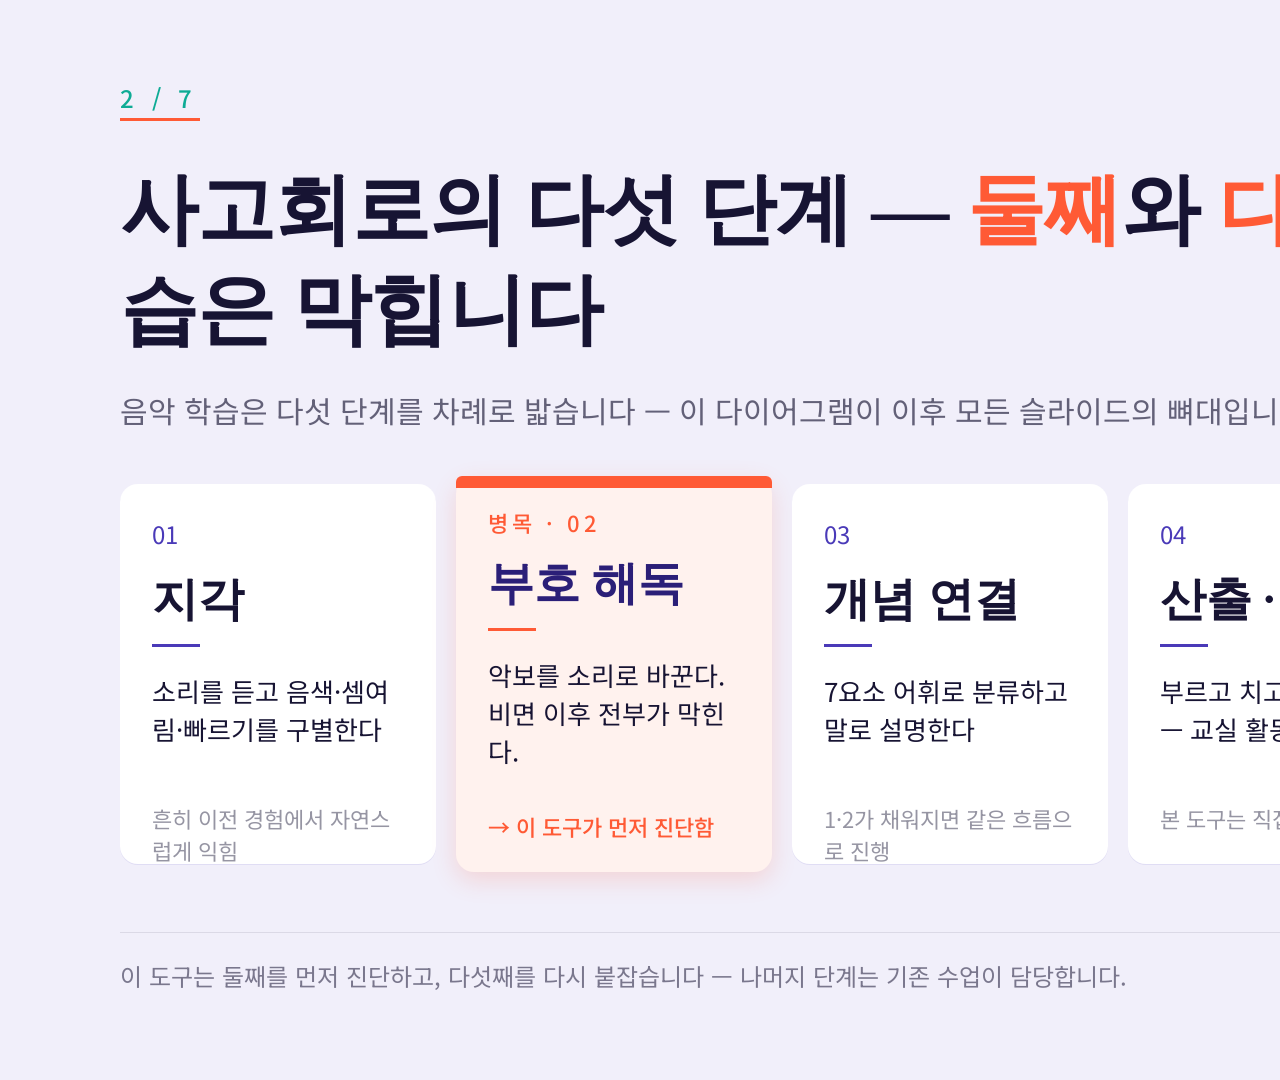
<file: music-first-step-github/presentation/slides/pipeline.html>
<!doctype html>
<html lang="ko">
<head>
<meta charset="utf-8">
<title>사고회로의 다섯 단계</title>
<link rel="preconnect" href="https://fonts.googleapis.com">
<link rel="preconnect" href="https://fonts.gstatic.com" crossorigin>
<link href="https://fonts.googleapis.com/css2?family=Noto+Serif+KR:wght@500;700;900&family=Noto+Sans+KR:wght@300;400;500;700&display=swap" rel="stylesheet">
<style>
  body { margin:0; padding:0; overflow:hidden; }
  .slide-container {
    position:relative; width:1920px; height:1080px;
    overflow:hidden; font-family:'Noto Sans KR','Noto Sans',system-ui,sans-serif;
    background:#F1EFFA;
  }
</style>
</head>
<body data-screen-label="02 Pipeline">
<div class="slide-container">
  <!-- eyebrow / page marker -->
  <div data-object="true" data-object-type="textbox"
       style="position:absolute;left:120px;top:80px;width:480px;z-index:10">
    <div style="font-family:'Noto Sans KR';font-weight:500;font-size:24px;letter-spacing:0.22em;color:#0EAB95">2 / 7</div>
  </div>
  <div data-object="true" data-object-type="textbox"
       style="position:absolute;left:1740px;top:80px;width:120px;z-index:10">
    <div style="font-family:'Noto Sans KR';font-weight:500;font-size:22px;letter-spacing:0.18em;color:rgba(23,20,51,0.45);text-align:right">02 / 07</div>
  </div>

  <!-- soft decorative thin underline-band -->
  <div data-object="true" data-object-type="shape"
       style="position:absolute;left:120px;top:118px;width:80px;height:3px;background:#FF5A35;z-index:2"></div>

  <!-- headline: full sentence -->
  <div data-object="true" data-object-type="textbox"
       style="position:absolute;left:120px;top:160px;width:1680px;z-index:10">
    <!-- h: 2 lines x 100 = 200 -->
    <div style="font-family:'Noto Serif KR';font-weight:700;font-size:78px;line-height:100px;color:#171433;letter-spacing:-0.01em">
      사고회로의 다섯 단계 — <span style="color:#FF5A35">둘째</span>와 <span style="color:#FF5A35">다섯째</span>가 비면 학습은 막힙니다
    </div>
  </div>

  <!-- one-line under title -->
  <div data-object="true" data-object-type="textbox"
       style="position:absolute;left:120px;top:388px;width:1400px;z-index:10">
    <!-- h: 1 line x 44 = 44 -->
    <div style="font-family:'Noto Sans KR';font-weight:400;font-size:30px;line-height:44px;color:rgba(23,20,51,0.65)">
      음악 학습은 다섯 단계를 차례로 밟습니다 — 이 다이어그램이 이후 모든 슬라이드의 뼈대입니다.
    </div>
  </div>

  <!-- 5 cards row -->
  <!-- card 1: 01 지각 -->
  <div data-object="true" data-object-type="shape"
       style="position:absolute;left:120px;top:484px;width:316px;height:380px;background:#FFFFFF;border-radius:18px;z-index:3;box-shadow:0 1px 0 rgba(74,58,184,0.10)"></div>
  <div data-object="true" data-object-type="textbox"
       style="position:absolute;left:152px;top:516px;width:280px;z-index:10">
    <div style="font-family:'Noto Sans KR';font-weight:400;font-size:24px;line-height:36px;color:#4A3AB8">01</div>
  </div>
  <div data-object="true" data-object-type="textbox"
       style="position:absolute;left:152px;top:572px;width:280px;z-index:10">
    <!-- h: 1 line x 56 = 56 -->
    <div style="font-family:'Noto Serif KR';font-weight:700;font-size:46px;line-height:56px;color:#171433">지각</div>
  </div>
  <div data-object="true" data-object-type="shape"
       style="position:absolute;left:152px;top:644px;width:48px;height:3px;background:#4A3AB8;z-index:4"></div>
  <div data-object="true" data-object-type="textbox"
       style="position:absolute;left:152px;top:672px;width:252px;z-index:10">
    <!-- h: 3 lines x 38 = 114 -->
    <div style="font-family:'Noto Sans KR';font-weight:400;font-size:26px;line-height:38px;color:#171433">
      소리를 듣고 음색·셈여림·빠르기를 구별한다
    </div>
  </div>
  <!-- caption muted -->
  <div data-object="true" data-object-type="textbox"
       style="position:absolute;left:152px;top:802px;width:252px;z-index:10">
    <div style="font-family:'Noto Sans KR';font-weight:400;font-size:22px;line-height:32px;color:rgba(23,20,51,0.45)">
      흔히 이전 경험에서 자연스럽게 익힘
    </div>
  </div>

  <!-- card 2: 02 부호 해독 [CORAL — bottleneck] -->
  <div data-object="true" data-object-type="shape"
       style="position:absolute;left:456px;top:476px;width:316px;height:396px;background:#FFF2EE;border-radius:18px;z-index:3;box-shadow:0 8px 24px rgba(255,90,53,0.18)"></div>
  <!-- coral thin top stripe -->
  <div data-object="true" data-object-type="shape"
       style="position:absolute;left:456px;top:476px;width:316px;height:6px;background:#FF5A35;border-radius:18px 18px 0 0;z-index:4"></div>
  <div data-object="true" data-object-type="shape"
       style="position:absolute;left:456px;top:482px;width:316px;height:6px;background:#FF5A35;z-index:4"></div>
  <!-- small BOTTLE tag -->
  <div data-object="true" data-object-type="textbox"
       style="position:absolute;left:488px;top:506px;width:280px;z-index:10">
    <div style="font-family:'Noto Sans KR';font-weight:500;font-size:22px;letter-spacing:0.18em;color:#FF5A35">병목 · 02</div>
  </div>
  <div data-object="true" data-object-type="textbox"
       style="position:absolute;left:488px;top:556px;width:280px;z-index:10">
    <!-- h: 1 line x 56 = 56 -->
    <div style="font-family:'Noto Serif KR';font-weight:900;font-size:46px;line-height:56px;color:#2B1F78">부호 해독</div>
  </div>
  <div data-object="true" data-object-type="shape"
       style="position:absolute;left:488px;top:628px;width:48px;height:3px;background:#FF5A35;z-index:4"></div>
  <div data-object="true" data-object-type="textbox"
       style="position:absolute;left:488px;top:656px;width:252px;z-index:10">
    <!-- h: 3 lines x 38 = 114 -->
    <div style="font-family:'Noto Sans KR';font-weight:400;font-size:26px;line-height:38px;color:#171433">
      악보를 소리로 바꾼다. 비면 이후 전부가 막힌다.
    </div>
  </div>
  <!-- 'intervention' label -->
  <div data-object="true" data-object-type="textbox"
       style="position:absolute;left:488px;top:810px;width:252px;z-index:10">
    <div style="font-family:'Noto Sans KR';font-weight:500;font-size:22px;line-height:32px;color:#FF5A35">→ 이 도구가 먼저 진단함</div>
  </div>

  <!-- card 3: 03 개념 연결 -->
  <div data-object="true" data-object-type="shape"
       style="position:absolute;left:792px;top:484px;width:316px;height:380px;background:#FFFFFF;border-radius:18px;z-index:3;box-shadow:0 1px 0 rgba(74,58,184,0.10)"></div>
  <div data-object="true" data-object-type="textbox"
       style="position:absolute;left:824px;top:516px;width:280px;z-index:10">
    <div style="font-family:'Noto Sans KR';font-weight:400;font-size:24px;line-height:36px;color:#4A3AB8">03</div>
  </div>
  <div data-object="true" data-object-type="textbox"
       style="position:absolute;left:824px;top:572px;width:280px;z-index:10">
    <div style="font-family:'Noto Serif KR';font-weight:700;font-size:46px;line-height:56px;color:#171433">개념 연결</div>
  </div>
  <div data-object="true" data-object-type="shape"
       style="position:absolute;left:824px;top:644px;width:48px;height:3px;background:#4A3AB8;z-index:4"></div>
  <div data-object="true" data-object-type="textbox"
       style="position:absolute;left:824px;top:672px;width:252px;z-index:10">
    <!-- h: 3 lines x 38 = 114 -->
    <div style="font-family:'Noto Sans KR';font-weight:400;font-size:26px;line-height:38px;color:#171433">
      7요소 어휘로 분류하고 말로 설명한다
    </div>
  </div>
  <div data-object="true" data-object-type="textbox"
       style="position:absolute;left:824px;top:802px;width:252px;z-index:10">
    <div style="font-family:'Noto Sans KR';font-weight:400;font-size:22px;line-height:32px;color:rgba(23,20,51,0.45)">
      1·2가 채워지면 같은 흐름으로 진행
    </div>
  </div>

  <!-- card 4: 04 산출·표현 -->
  <div data-object="true" data-object-type="shape"
       style="position:absolute;left:1128px;top:484px;width:316px;height:380px;background:#FFFFFF;border-radius:18px;z-index:3;box-shadow:0 1px 0 rgba(74,58,184,0.10)"></div>
  <div data-object="true" data-object-type="textbox"
       style="position:absolute;left:1160px;top:516px;width:280px;z-index:10">
    <div style="font-family:'Noto Sans KR';font-weight:400;font-size:24px;line-height:36px;color:#4A3AB8">04</div>
  </div>
  <div data-object="true" data-object-type="textbox"
       style="position:absolute;left:1160px;top:572px;width:280px;z-index:10">
    <div style="font-family:'Noto Serif KR';font-weight:700;font-size:46px;line-height:56px;color:#171433">산출 · 표현</div>
  </div>
  <div data-object="true" data-object-type="shape"
       style="position:absolute;left:1160px;top:644px;width:48px;height:3px;background:#4A3AB8;z-index:4"></div>
  <div data-object="true" data-object-type="textbox"
       style="position:absolute;left:1160px;top:672px;width:252px;z-index:10">
    <!-- h: 3 lines x 38 = 114 -->
    <div style="font-family:'Noto Sans KR';font-weight:400;font-size:26px;line-height:38px;color:#171433">
      부르고 치고 연주한다 — 교실 활동의 영역
    </div>
  </div>
  <div data-object="true" data-object-type="textbox"
       style="position:absolute;left:1160px;top:802px;width:252px;z-index:10">
    <div style="font-family:'Noto Sans KR';font-weight:400;font-size:22px;line-height:32px;color:rgba(23,20,51,0.45)">
      본 도구는 직접 다루지 않음
    </div>
  </div>

  <!-- card 5: 05 점검·교정 [CORAL — bottleneck] -->
  <div data-object="true" data-object-type="shape"
       style="position:absolute;left:1464px;top:476px;width:316px;height:396px;background:#FFF2EE;border-radius:18px;z-index:3;box-shadow:0 8px 24px rgba(255,90,53,0.18)"></div>
  <div data-object="true" data-object-type="shape"
       style="position:absolute;left:1464px;top:476px;width:316px;height:6px;background:#FF5A35;border-radius:18px 18px 0 0;z-index:4"></div>
  <div data-object="true" data-object-type="shape"
       style="position:absolute;left:1464px;top:482px;width:316px;height:6px;background:#FF5A35;z-index:4"></div>
  <div data-object="true" data-object-type="textbox"
       style="position:absolute;left:1496px;top:506px;width:280px;z-index:10">
    <div style="font-family:'Noto Sans KR';font-weight:500;font-size:22px;letter-spacing:0.18em;color:#FF5A35">병목 · 05</div>
  </div>
  <div data-object="true" data-object-type="textbox"
       style="position:absolute;left:1496px;top:556px;width:280px;z-index:10">
    <div style="font-family:'Noto Serif KR';font-weight:900;font-size:46px;line-height:56px;color:#2B1F78">점검 · 교정</div>
  </div>
  <div data-object="true" data-object-type="shape"
       style="position:absolute;left:1496px;top:644px;width:48px;height:3px;background:#FF5A35;z-index:4"></div>
  <div data-object="true" data-object-type="textbox"
       style="position:absolute;left:1496px;top:672px;width:252px;z-index:10">
    <!-- h: 3 lines x 38 = 114 -->
    <div style="font-family:'Noto Sans KR';font-weight:400;font-size:26px;line-height:38px;color:#171433">
      틀린 것을 스스로 알아채고 고친다 — 메타인지
    </div>
  </div>
  <div data-object="true" data-object-type="textbox"
       style="position:absolute;left:1496px;top:810px;width:252px;z-index:10">
    <div style="font-family:'Noto Sans KR';font-weight:500;font-size:22px;line-height:32px;color:#FF5A35">→ 분석 + 교정 + 챗이 다시 붙잡음</div>
  </div>

  <!-- bottom thesis micro-line -->
  <div data-object="true" data-object-type="shape"
       style="position:absolute;left:120px;top:932px;width:1680px;height:1px;background:rgba(23,20,51,0.10);z-index:2"></div>
  <div data-object="true" data-object-type="textbox"
       style="position:absolute;left:120px;top:958px;width:1500px;z-index:10">
    <div style="font-family:'Noto Sans KR';font-weight:400;font-size:24px;line-height:36px;color:rgba(23,20,51,0.55)">
      이 도구는 둘째를 먼저 진단하고, 다섯째를 다시 붙잡습니다 — 나머지 단계는 기존 수업이 담당합니다.
    </div>
  </div>
</div>
</body>
</html>
</file>
<file: my-pace/style.css>
/* MY PACE — mobile-first single column app shell, bottom tab bar */
:root{
  --bg:#f1f4f2; --surface:#ffffff; --surface-2:#e9efec; --line:#d3ddd8;
  --fg:#15201c; --muted:#56665f; --accent:#1f8a68; --accent-ink:#ffffff; --accent-soft:#d9efe6;
  --ai:#3f5bbf; --ai-soft:#e5eafa; --warn:#9a5a12; --warn-soft:#f7ead8;
  --s-pred:#4a63c8; --s-act:#14946c; --grid:#e1e7e4;
  --font-head:"IBM Plex Sans KR","Noto Sans KR",system-ui,sans-serif;
  --font-body:"Noto Sans KR",system-ui,-apple-system,"Apple SD Gothic Neo",sans-serif;
  --r:16px;
}
@media (prefers-color-scheme:dark){:root:not([data-theme="light"]){
  --bg:#0b100e; --surface:#141b18; --surface-2:#1b2421; --line:#2a3531;
  --fg:#e7eeeb; --muted:#97a8a1; --accent:#4cc39c; --accent-ink:#06130e; --accent-soft:#183a2f;
  --ai:#9bb0f0; --ai-soft:#1d2643; --warn:#e6a85e; --warn-soft:#3a2a16;
  --s-pred:#6a82e6; --s-act:#1fa87a; --grid:#222c28; color-scheme:dark}}
:root[data-theme="dark"]{
  --bg:#0b100e; --surface:#141b18; --surface-2:#1b2421; --line:#2a3531;
  --fg:#e7eeeb; --muted:#97a8a1; --accent:#4cc39c; --accent-ink:#06130e; --accent-soft:#183a2f;
  --ai:#9bb0f0; --ai-soft:#1d2643; --warn:#e6a85e; --warn-soft:#3a2a16;
  --s-pred:#6a82e6; --s-act:#1fa87a; --grid:#222c28; color-scheme:dark}

*{box-sizing:border-box}
html,body{min-height:100%}
body{margin:0;background:var(--bg);color:var(--fg);font-family:var(--font-body);font-size:15px;line-height:1.6;
  padding-left:max(16px,env(safe-area-inset-left,0px));padding-right:max(16px,env(safe-area-inset-right,0px));padding-block:0}
.shell{max-width:480px;margin:0 auto;padding-block:18px 110px;display:flex;flex-direction:column;gap:16px}
.topbar{display:flex;justify-content:space-between;align-items:center}
.brand{font-family:var(--font-head);font-weight:700;font-size:1.1rem;letter-spacing:.03em}
.sub{font-size:.8rem;color:var(--muted);font-variant-numeric:tabular-nums}

h1,h2,h3{font-family:var(--font-head);margin:0;text-wrap:balance;letter-spacing:-.01em}
h1{font-size:1.4rem} h2{font-size:1.1rem} h3{font-size:.95rem}
p{margin:0}
.muted{color:var(--muted)} .small{font-size:.82rem}

.card{background:var(--surface);border:1px solid var(--line);border-radius:var(--r);padding:16px;display:flex;flex-direction:column;gap:12px;min-width:0}
.stack{display:flex;flex-direction:column;gap:12px}
.row{display:flex;gap:8px;flex-wrap:wrap;align-items:center}
.between{justify-content:space-between}

.bars{display:grid;grid-template-columns:repeat(3,1fr);gap:6px}
.bars span{height:5px;border-radius:3px;background:var(--line)}
.bars span.on{background:var(--accent)}
.steps{display:grid;grid-template-columns:repeat(4,1fr);gap:6px;font-size:.75rem;text-align:center;color:var(--muted)}
.steps span{border-top:4px solid var(--line);padding-top:4px}
.steps span.done{border-color:var(--accent);color:var(--fg)}
.steps span.now{border-color:var(--accent);color:var(--fg);font-weight:700}

.field{display:flex;flex-direction:column;gap:6px}
.field>label,.label{font-size:.86rem;font-weight:500}
textarea,input[type=text],input[type=number]{width:100%;font:inherit;font-size:.92rem;color:var(--fg);background:var(--surface-2);
  border:1px solid var(--line);border-radius:12px;padding:10px 12px;resize:vertical}
textarea:focus,input:focus-visible,button:focus-visible,select:focus-visible{outline:2px solid var(--accent);outline-offset:2px}
.count{font-size:.75rem;color:var(--muted);text-align:right;font-variant-numeric:tabular-nums}

.opts{display:flex;flex-direction:column;gap:2px}
.opt{display:flex;gap:12px;align-items:center;padding:8px 4px;border-radius:12px;cursor:pointer;font-size:.93rem}
.opt input{width:20px;height:20px;accent-color:var(--accent);margin:0;flex:none}
.chk{display:flex;gap:10px;align-items:flex-start;font-size:.9rem;padding:4px 0;cursor:pointer}
.chk input{width:18px;height:18px;margin-top:4px;accent-color:var(--accent);flex:none}

.chips{display:flex;gap:6px;flex-wrap:wrap}
.chip{font:inherit;font-size:.85rem;border:1px solid var(--line);background:var(--surface);color:var(--fg);padding:6px 12px;border-radius:999px;cursor:pointer;font-variant-numeric:tabular-nums}
.chip[aria-pressed="true"]{background:var(--accent);border-color:var(--accent);color:var(--accent-ink)}

.range-row{display:flex;align-items:center;gap:10px}
.range-row input{flex:1;accent-color:var(--accent)}
.range-row output{font-variant-numeric:tabular-nums;font-weight:700;min-width:3.2em;text-align:right}

.btn{font:inherit;font-weight:700;border:0;border-radius:14px;padding:13px 16px;cursor:pointer;background:var(--accent);color:var(--accent-ink);text-align:center;text-decoration:none;display:block;width:100%}
.btn:disabled{background:var(--line);color:var(--muted);cursor:not-allowed}
.btn.ghost{background:transparent;color:var(--fg);border:1px solid var(--line);font-weight:500}
.btn.small{padding:8px 12px;font-size:.85rem;width:auto;display:inline-block;border-radius:10px}
.btn.danger{background:transparent;border:1px solid var(--warn);color:var(--warn);font-weight:500}
.lock{font-size:.8rem;color:var(--warn)}

.ai{background:var(--ai-soft);border-radius:14px;padding:12px 14px;font-size:.9rem;display:flex;flex-direction:column;gap:6px}
.ai .who{font-size:.72rem;letter-spacing:.06em;font-weight:700;color:var(--ai)}
.note{background:var(--surface-2);border-radius:12px;padding:10px 12px;font-size:.82rem;color:var(--muted)}
.warnbox{background:var(--warn-soft);border-radius:12px;padding:12px 14px;font-size:.88rem}
.warnbox b{color:var(--warn)}
.pips{display:inline-flex;gap:4px;vertical-align:middle}.pips i{width:8px;height:8px;border-radius:50%;background:var(--line)}.pips i.used{background:var(--ai)}

.level{border:1px solid var(--line);border-radius:14px;padding:10px 12px;cursor:pointer;display:flex;gap:10px;align-items:flex-start}
.level input{margin-top:5px;accent-color:var(--accent)}
.level b{display:block;font-size:.92rem}.level span{font-size:.8rem;color:var(--muted)}
.level:has(input:checked){border-color:var(--accent);background:var(--accent-soft)}
.meter{display:grid;grid-template-columns:repeat(3,1fr);gap:4px}
.meter i{height:8px;border-radius:4px;background:var(--line)}
.meter i.on{background:var(--ai)}

.ifthen{display:grid;grid-template-columns:auto 1fr;gap:8px;align-items:center;font-size:.88rem}
dl.kv{margin:0;display:grid;grid-template-columns:auto 1fr;gap:4px 12px;font-size:.88rem}
dl.kv dt{color:var(--muted)} dl.kv dd{margin:0;min-width:0;overflow-wrap:anywhere}

.timer{font-family:var(--font-head);font-size:3.2rem;font-weight:700;text-align:center;font-variant-numeric:tabular-nums;letter-spacing:.02em}
.ring{height:8px;border-radius:4px;background:var(--line);overflow:hidden}
.ring i{display:block;height:100%;background:var(--accent);width:0}
.log{list-style:none;margin:0;padding:0;display:flex;flex-direction:column;gap:6px;font-size:.86rem}
.log li{display:flex;gap:10px;border-top:1px solid var(--line);padding-top:6px}
.log time{color:var(--muted);font-variant-numeric:tabular-nums;flex:none}
.log .kind{font-size:.72rem;font-weight:700;color:var(--ai);flex:none}

.cmp{display:grid;grid-template-columns:auto 1fr auto;gap:6px 10px;align-items:center;font-size:.85rem;font-variant-numeric:tabular-nums}
.cmp .bar{height:12px;border-radius:0 4px 4px 0;background:var(--line);position:relative}
.cmp .bar i{position:absolute;inset:0 auto 0 0;border-radius:0 4px 4px 0}

.list{list-style:none;margin:0;padding:0;display:flex;flex-direction:column}
.list li{border-top:1px solid var(--line);padding:10px 0;display:flex;flex-direction:column;gap:2px;font-size:.88rem}
.list li:first-child{border-top:0}
.tag{font-size:.72rem;font-weight:700;padding:1px 8px;border-radius:999px;background:var(--surface-2);color:var(--muted)}
.tag.ok{background:var(--accent-soft);color:var(--fg)}

.tiles{display:grid;grid-template-columns:repeat(2,minmax(0,1fr));gap:10px}
.tile{background:var(--surface);border:1px solid var(--line);border-radius:14px;padding:12px}
.tile b{display:block;font-family:var(--font-head);font-size:1.4rem;font-variant-numeric:tabular-nums}
.tile span{font-size:.78rem;color:var(--muted)}

.chart{position:relative}
.chart svg{width:100%;height:auto;display:block}
.chart svg text{fill:var(--muted);font-size:11px;font-family:var(--font-body)}
.legend{display:flex;gap:14px;font-size:.8rem;color:var(--muted);flex-wrap:wrap}
.legend i{display:inline-block;width:18px;height:0;border-top:2px solid;vertical-align:middle;margin-right:6px}
.tip{position:absolute;pointer-events:none;background:var(--surface);border:1px solid var(--line);border-radius:10px;padding:6px 10px;font-size:.78rem;box-shadow:0 4px 14px rgba(0,0,0,.12);white-space:nowrap;font-variant-numeric:tabular-nums}
.tbl{overflow-x:auto}
table{border-collapse:collapse;width:100%;font-size:.84rem;font-variant-numeric:tabular-nums}
th,td{padding:6px 8px;border-bottom:1px solid var(--line);text-align:left}
th{color:var(--muted);font-weight:500}

nav.tabbar{position:fixed;left:0;right:0;bottom:0;background:var(--surface);border-top:1px solid var(--line);z-index:5;
  padding:6px max(16px,env(safe-area-inset-right,0px)) calc(6px + env(safe-area-inset-bottom,0px)) max(16px,env(safe-area-inset-left,0px))}
nav.tabbar .in{max-width:480px;margin:0 auto;display:grid;grid-template-columns:repeat(4,1fr)}
nav.tabbar a{display:flex;flex-direction:column;align-items:center;gap:2px;padding:6px 0;font-size:.74rem;color:var(--muted);text-decoration:none;border-radius:10px}
nav.tabbar a svg{width:22px;height:22px;stroke:currentColor;fill:none;stroke-width:1.7}
nav.tabbar a[aria-current="page"]{color:var(--accent);font-weight:700}

.toast{position:fixed;left:50%;transform:translateX(-50%);bottom:calc(84px + env(safe-area-inset-bottom,0px));background:var(--fg);color:var(--bg);padding:8px 16px;border-radius:999px;font-size:.85rem;z-index:9}
@media (prefers-reduced-motion:no-preference){.ai{animation:rise .3s ease-out}@keyframes rise{from{transform:translateY(6px)}to{transform:none}}}

/* ---------- quest layer ---------- */
.stack-s{display:flex;flex-direction:column;gap:6px}
.center{text-align:center}
.grow{flex:1;min-width:0}
.eyebrow{font-size:.72rem;letter-spacing:.08em;font-weight:700;color:var(--accent);text-transform:uppercase}
.chapter{display:flex;flex-direction:column;gap:2px}
.chapter span{font-size:.78rem;font-weight:700;color:var(--accent)}
.label{display:block;font-size:.86rem;font-weight:500;margin-top:4px}
.card>.chips+.label,.card>.label+.chips{margin-top:0}
.types{display:grid;grid-template-columns:repeat(2,minmax(0,1fr));gap:8px}
.chip.type{border-radius:14px;padding:10px 12px;text-align:left;display:flex;flex-direction:column;gap:0}
.chip.type b{font-size:.92rem}.chip.type span{font-size:.74rem;opacity:.8}
.route{list-style:none;margin:0;padding:0;display:flex;flex-direction:column;gap:6px;position:relative}
.route li{display:flex}
.stepchip{width:100%;text-align:left;border-radius:12px;display:flex;align-items:center;gap:10px;padding:8px 12px}
.stepchip .num{width:22px;height:22px;border-radius:50%;display:grid;place-items:center;font-size:.75rem;font-weight:700;background:var(--surface-2);color:var(--muted);flex:none}
.stepchip[aria-pressed="true"] .num{background:var(--accent-ink);color:var(--accent)}
.questcard{border-style:dashed;border-color:var(--accent)}
.hero{gap:10px}
.emblem{width:52px;height:52px;border-radius:14px;background:var(--accent);color:var(--accent-ink);display:grid;place-items:center;font-family:var(--font-head);font-weight:700;font-size:1.4rem;flex:none;margin-right:12px}
.xp{display:flex;flex-direction:column;gap:6px;width:100%}
.xpbar{height:10px;border-radius:5px;background:var(--surface-2);overflow:hidden;border:1px solid var(--line)}
.xpbar i{display:block;height:100%;background:var(--accent);border-radius:5px;transition:width .6s ease}
.daily{list-style:none;margin:0;padding:0;display:flex;flex-direction:column;gap:8px;font-size:.9rem}
.daily li{display:flex;align-items:center;gap:10px}
.daily .box{width:20px;height:20px;border-radius:6px;border:2px solid var(--line);display:grid;place-items:center;font-size:.75rem;font-weight:700;flex:none}
.daily li.ok .box{background:var(--accent);border-color:var(--accent);color:var(--accent-ink)}
.daily li.ok{color:var(--muted);text-decoration:line-through}
.sr{position:absolute;width:1px;height:1px;overflow:hidden;clip:rect(0 0 0 0)}
.rescue{border-color:var(--warn)}
.missions{display:grid;gap:8px}
.mission{font:inherit;text-align:left;border:1px solid var(--line);background:var(--surface-2);color:var(--fg);border-radius:12px;padding:10px 12px;cursor:pointer;display:flex;flex-direction:column;gap:2px}
.mission b{font-size:.9rem}.mission span{font-size:.8rem;color:var(--muted)}
.mission:hover{border-color:var(--accent)}
.timer.small-timer{font-size:2rem}
.badges{display:grid;grid-template-columns:repeat(3,minmax(0,1fr));gap:10px}
.badge{display:flex;flex-direction:column;align-items:center;text-align:center;gap:2px;font-size:.76rem;color:var(--muted)}
.badge b{font-size:.8rem;color:var(--fg)}
.badge:not(.on){opacity:.6}
.bdg{width:44px;height:44px;border-radius:50%;display:grid;place-items:center;font-size:1.2rem;font-weight:700;background:var(--surface-2);border:2px dashed var(--line);color:var(--muted);flex:none}
.bdg.on{background:var(--accent-soft);border:2px solid var(--accent);color:var(--accent)}
.overlay{position:fixed;inset:0;z-index:20;background:rgba(5,10,8,.55);display:grid;place-items:center;
  padding:max(16px,env(safe-area-inset-top,0px)) max(16px,env(safe-area-inset-right,0px)) max(16px,env(safe-area-inset-bottom,0px)) max(16px,env(safe-area-inset-left,0px))}
.reward{position:relative;background:var(--surface);border:1px solid var(--line);border-radius:20px;padding:22px 20px;width:100%;max-width:400px;display:flex;flex-direction:column;gap:12px;max-height:100%;overflow:auto}
.reward h2{font-size:1.3rem}
.gains{list-style:none;margin:0;padding:0;display:flex;flex-direction:column;gap:6px;font-size:.9rem}
.gains li{display:flex;justify-content:space-between;gap:10px;border-bottom:1px solid var(--line);padding-bottom:6px}
.gains b{color:var(--accent);font-variant-numeric:tabular-nums;flex:none}
.levelup{background:var(--accent);color:var(--accent-ink);border-radius:12px;padding:10px 14px;text-align:center}
.newbadge{display:flex;gap:12px;align-items:center;background:var(--accent-soft);border-radius:12px;padding:10px 12px}
.newbadge div{display:flex;flex-direction:column;font-size:.82rem}
.burst{position:absolute;left:50%;top:30px;width:0;height:0;pointer-events:none}
.burst i{position:absolute;width:6px;height:6px;border-radius:2px;background:var(--accent);transform:rotate(var(--a)) translateY(-40px);opacity:0}
.burst i:nth-child(3n){background:var(--s-pred)}.burst i:nth-child(4n){background:var(--warn)}
@media (prefers-reduced-motion:no-preference){
  .burst i{animation:pop .9s ease-out forwards}
  @keyframes pop{0%{opacity:1;transform:rotate(var(--a)) translateY(0)}100%{opacity:0;transform:rotate(var(--a)) translateY(-70px)}}
  .reward{animation:rise .3s ease-out}
}
</file>
